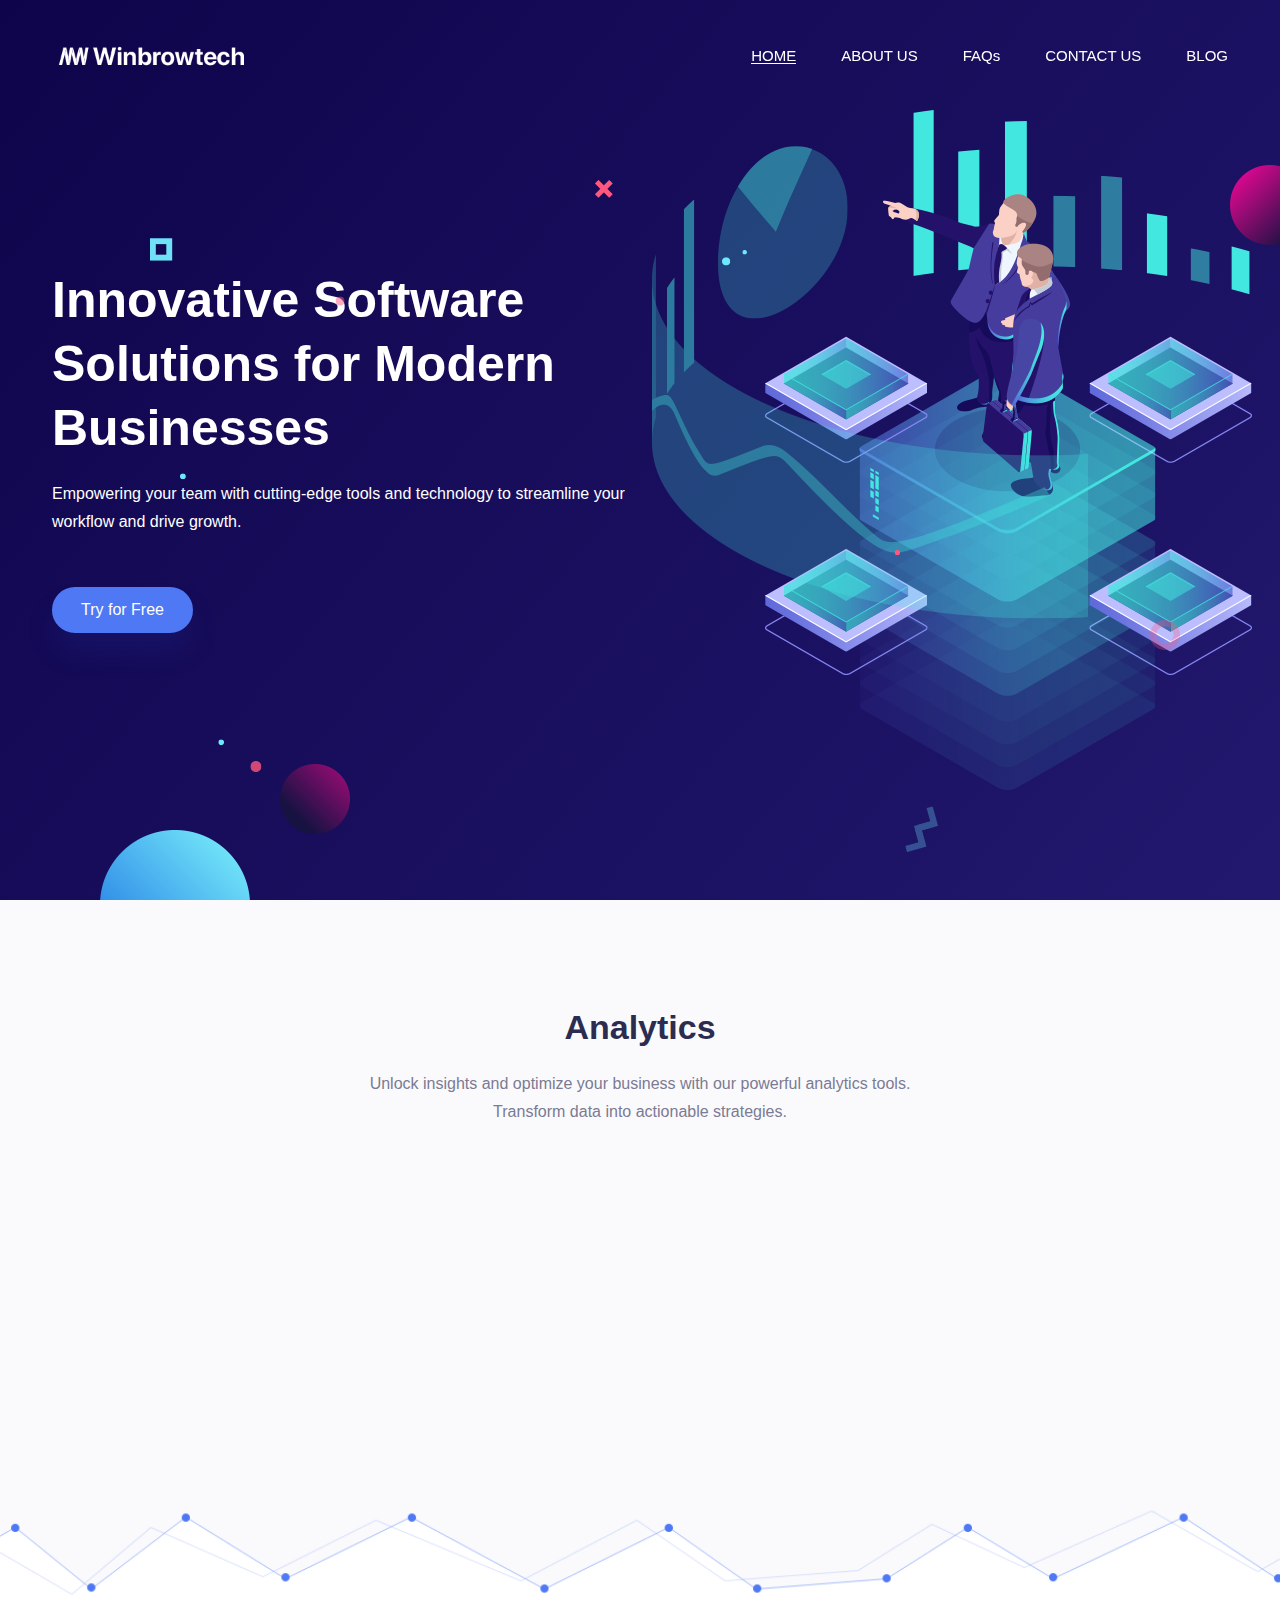
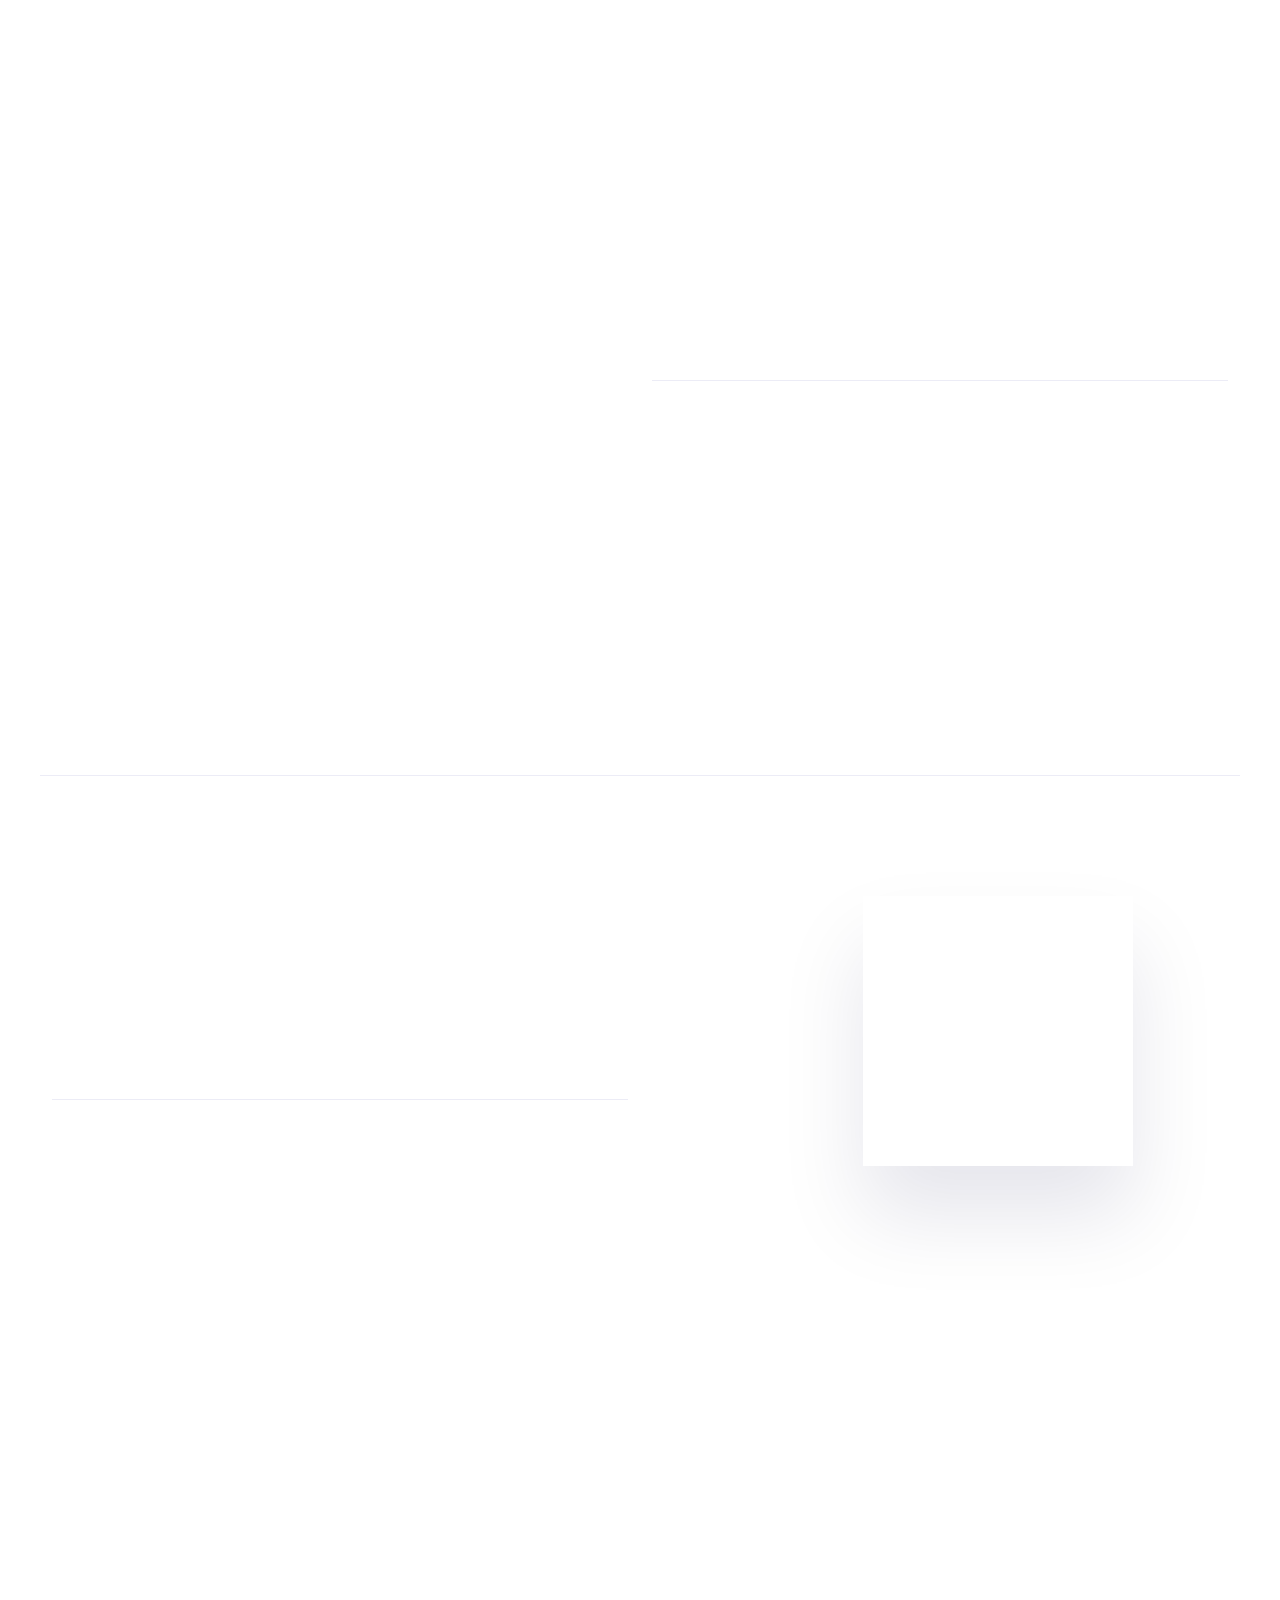
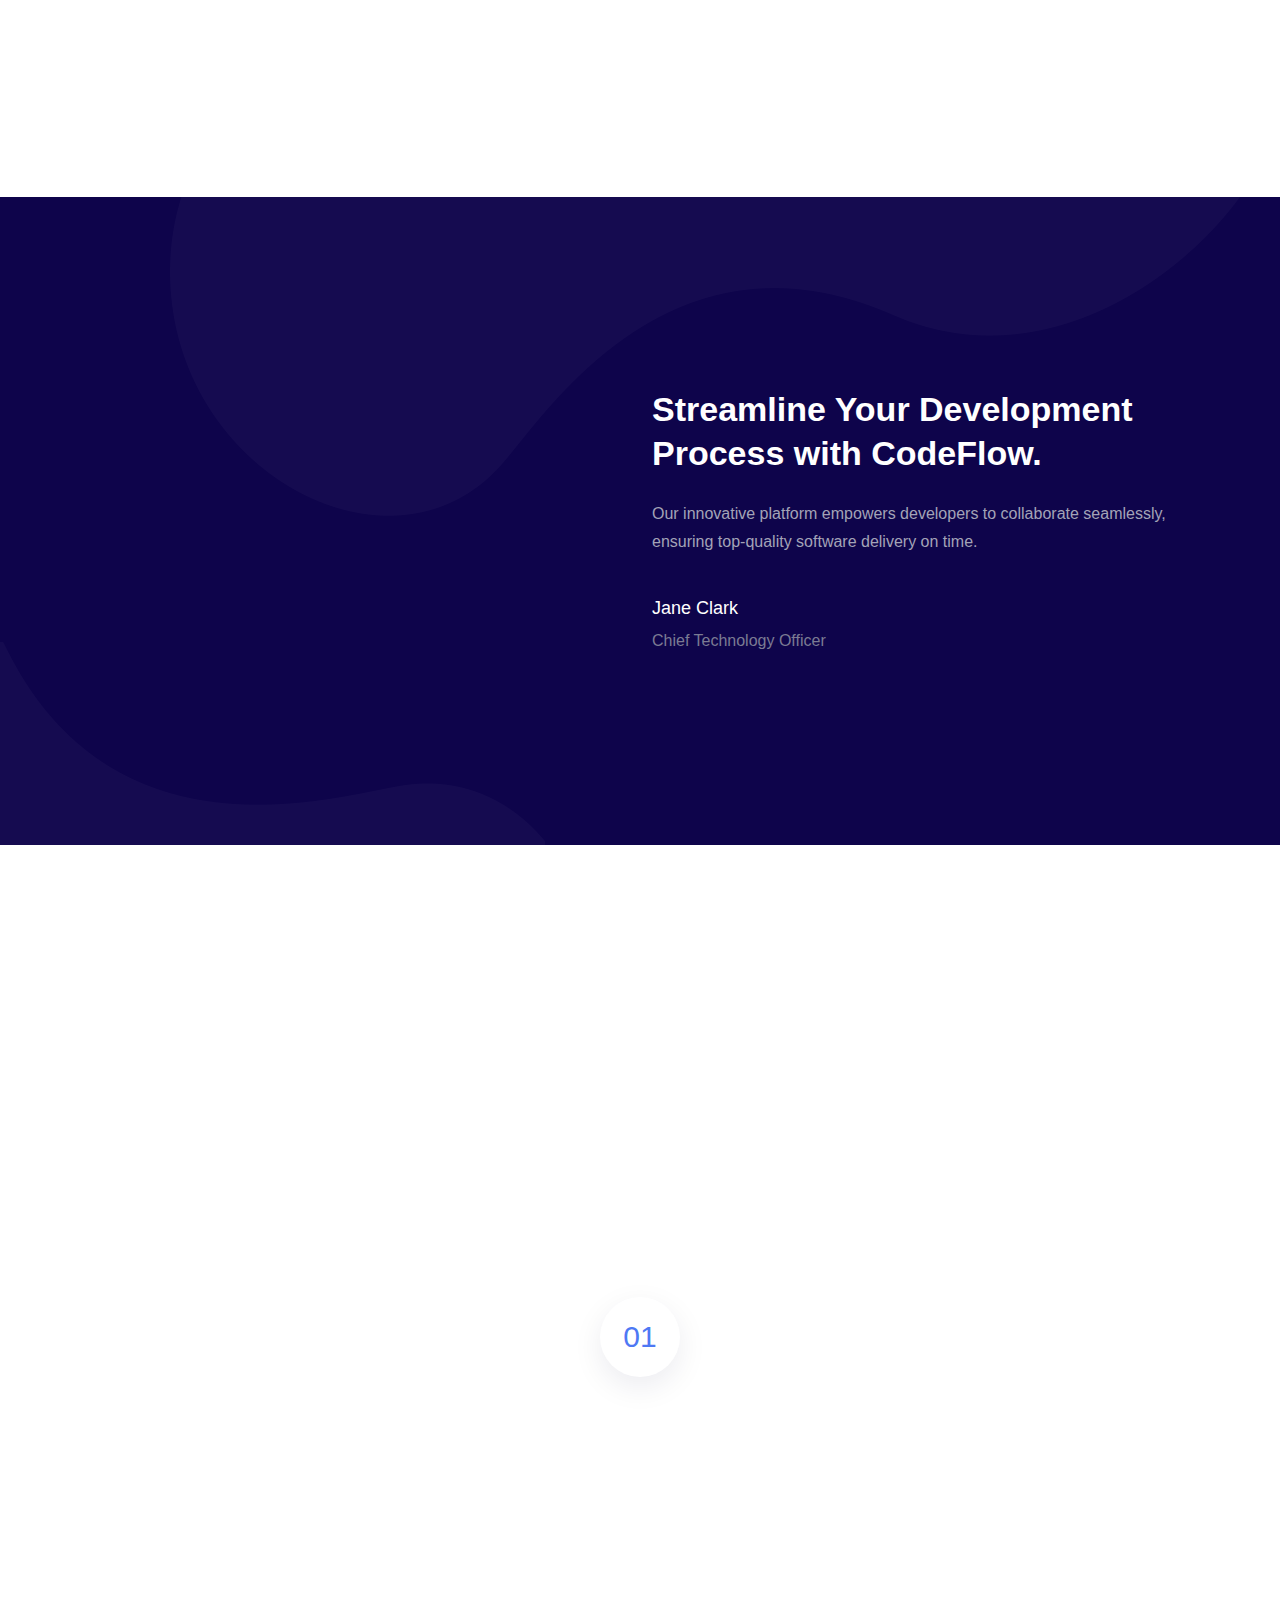
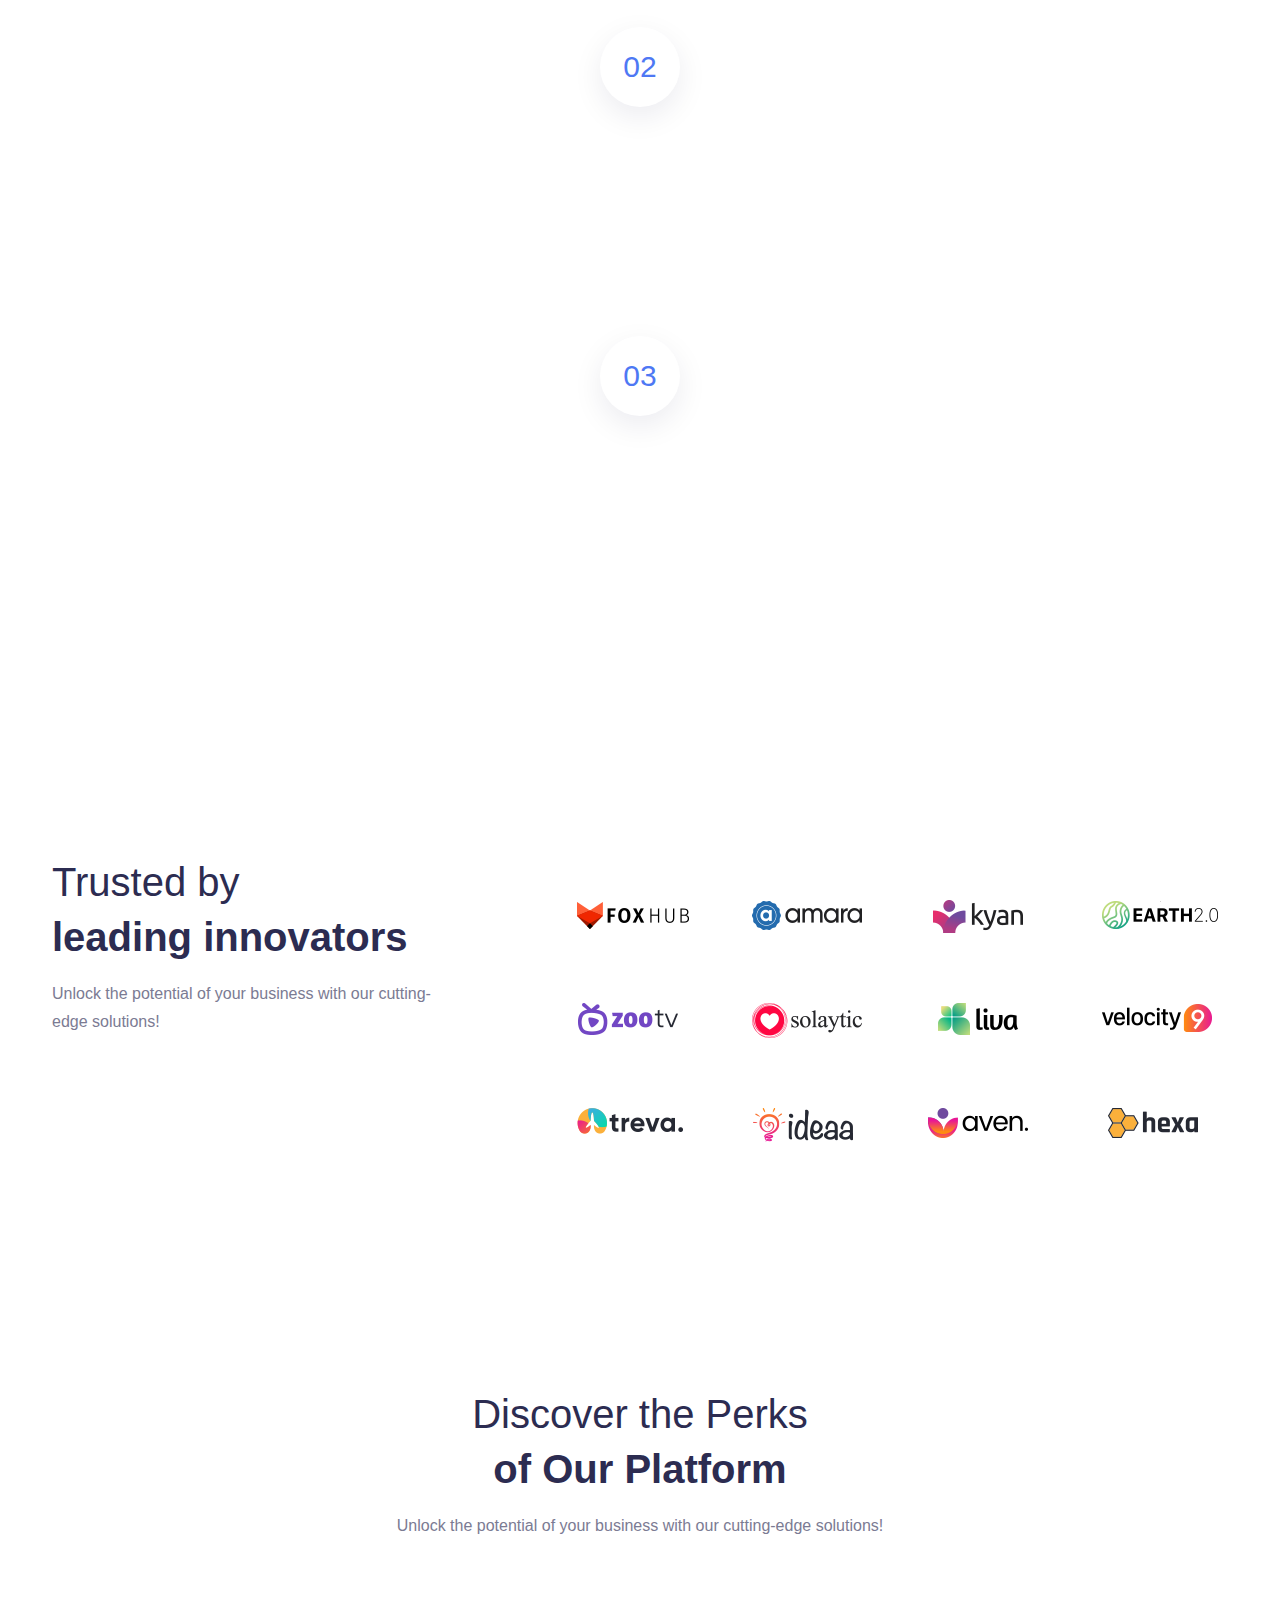
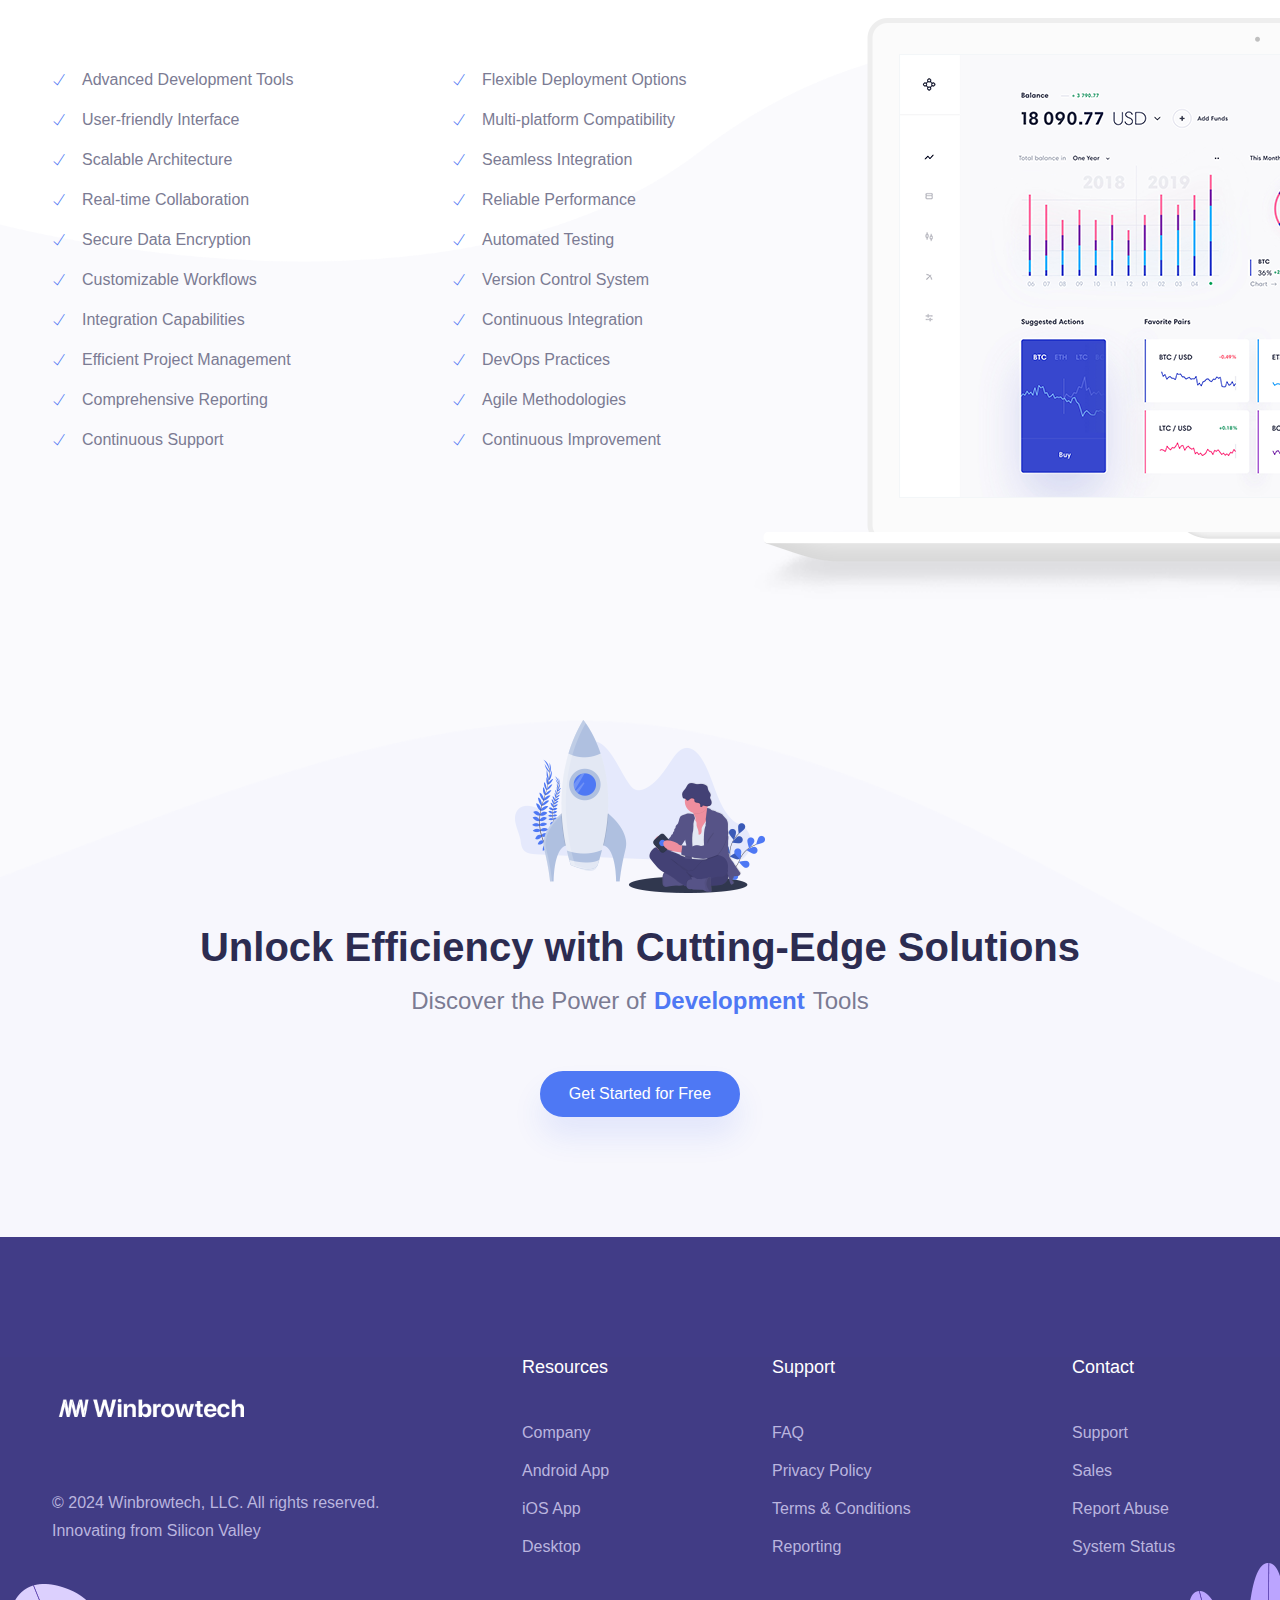
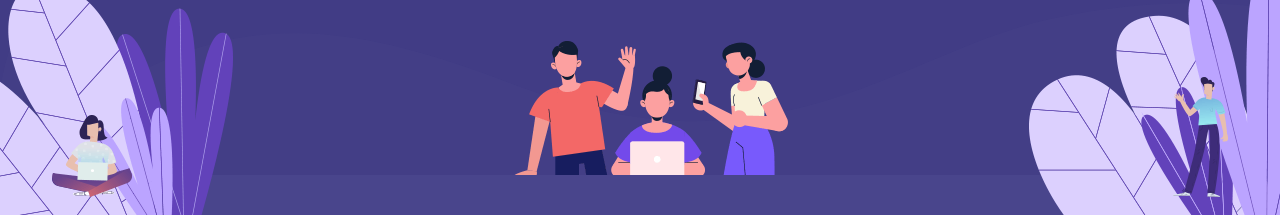
<file: index.html>
<!doctype html>
<html lang="en">


<!-- Mirrored from html.droitlab.com/saasland/home_analytics_software.html by HTTrack Website Copier/3.x [XR&CO'2014], Wed, 13 Mar 2024 10:11:53 GMT -->
<head>
    <!-- Required meta tags -->
    <meta charset="utf-8">
    <meta name="viewport" content="width=device-width, initial-scale=1, shrink-to-fit=no">
    <link rel="shortcut icon" href="img-site/favicon.png" type="image/x-icon">
    <title>Winbrowtech || Software Development</title>
    <!-- Bootstrap CSS -->
    <!-- Bootstrap CSS -->
    <link rel="stylesheet" href="css/bootstrap.min.css">
    <link rel="stylesheet" href="vendors/bootstrap-selector/css/bootstrap-select.min.css">
    <!--icon font css-->
    <link rel="stylesheet" href="vendors/themify-icon/themify-icons.css">
    <link rel="stylesheet" href="vendors/flaticon/flaticon.css">
    <link rel="stylesheet" href="vendors/animation/animate.css">
    <link rel="stylesheet" href="vendors/owl-carousel/assets/owl.carousel.min.css">
    <link rel="stylesheet" href="vendors/magnify-pop/magnific-popup.css">
    <link rel="stylesheet" href="vendors/nice-select/nice-select.css">
    <link rel="stylesheet" href="vendors/scroll/jquery.mCustomScrollbar.min.css">
    <link rel="stylesheet" href="vendors/elagent/style.css">
    <link rel="stylesheet" href="css/style.css">
    <link rel="stylesheet" href="css/responsive.css">
</head>

<body>
    <div id="preloader">
        <div id="ctn-preloader" class="ctn-preloader">
            <div class="animation-preloader">
                <div class="spinner"></div>
                <div class="txt-loading">
                    <span data-text-preloader="W" class="letters-loading">
                        W
                    </span>
                    <span data-text-preloader="I" class="letters-loading">
                        I
                    </span>
                    <span data-text-preloader="N" class="letters-loading">
                        N
                    </span>
                    <span data-text-preloader="B" class="letters-loading">
                        B
                    </span>
                    <span data-text-preloader="R" class="letters-loading">
                        R
                    </span>
                    <span data-text-preloader="O" class="letters-loading">
                        O
                    </span>
                    <span data-text-preloader="W" class="letters-loading">
                        W
                    </span>
                    <span data-text-preloader="T" class="letters-loading">
                        T
                    </span>
                    <span data-text-preloader="E" class="letters-loading">
                        E
                    </span>
                    <span data-text-preloader="C" class="letters-loading">
                        C
                    </span>
                    <span data-text-preloader="H" class="letters-loading">
                        H
                    </span>
                </div>
                <p class="text-center">Loading</p>
            </div>
            <div class="loader">
                <div class="row">
                    <div class="col-3 loader-section section-left">
                        <div class="bg"></div>
                    </div>
                    <div class="col-3 loader-section section-left">
                        <div class="bg"></div>
                    </div>
                    <div class="col-3 loader-section section-right">
                        <div class="bg"></div>
                    </div>
                    <div class="col-3 loader-section section-right">
                        <div class="bg"></div>
                    </div>
                </div>
            </div>
        </div>
    </div>
    <div class="body_wrapper">
        <!-- Header-->
        <header class="header_area">
            <nav class="navbar navbar-expand-lg menu_one menu_eight">
                <div class="container">
                    <a class="navbar-brand sticky_logo" href="#"><img src="img-site/logoW.png" width="200"
                            alt="logo"><img src="img-site/logoB.png" width="200" alt=""></a>
                    <button class="navbar-toggler collapsed" type="button" data-bs-toggle="collapse"
                        data-bs-target="#navbarSupportedContent" aria-controls="navbarSupportedContent"
                        aria-expanded="false" aria-label="Toggle navigation">
                        <span class="menu_toggle">
                            <span class="hamburger">
                                <span></span>
                                <span></span>
                                <span></span>
                            </span>
                            <span class="hamburger-cross">
                                <span></span>
                                <span></span>
                            </span>
                        </span>
                    </button>

                    <div class="collapse navbar-collapse" id="navbarSupportedContent">
                        <ul class="navbar-nav menu w_menu ms-auto">
                            <li class="nav-item  active">
                                <a class="nav-link" href="index.html">
                                    HOME 
                                </a>
                            </li>
                            <li class="nav-item">
                                <a class="nav-link" href="about.html">
                                    ABOUT US
                                </a>
                            </li>
                            <li class="nav-item ">
                                <a class="nav-link" href="faq.html">
                                    FAQs
                                </a>
                            </li>
                            <li class="nav-item ">
                                <a class="nav-link" href="contact.html">
                                    CONTACT US
                                </a>
                            </li>
                            <li class="nav-item ">
                                <a class="nav-link" href="blog.html">
                                    BLOG
                                </a>
                            </li>
                        </ul>
                    </div>
                </div>
            </nav>
        </header>
        <!-- Header-->
        <section class="home_analytics_banner_area">
            <div class="elements">
                <div class="elements_item"><img src="img/home-software/elements_one.png" alt=""></div>
                <div class="elements_item"><img src="img/home-software/elements_two.png" alt=""></div>
                <div class="elements_item"><img src="img/home-software/elements_three.png" alt=""></div>
                <div class="elements_item"><img src="img/home-software/elements_four.png" alt=""></div>
                <div class="elements_item"><img src="img/home-software/elements_five.png" alt=""></div>
                <div class="elements_item"><img src="img/home-software/elements_six.png" alt=""></div>
            </div>
            <div class="container">
                <div class="row align-items-center">
                    <div class="col-lg-6">
                        <div class="h_analytics_content">
                            <h2 class="wow fadeInLeft" data-wow-delay="0.4s">Innovative Software Solutions for Modern Businesses</h2>
                            <p class="wow fadeInLeft" data-wow-delay="0.6s">Empowering your team with cutting-edge tools and technology to streamline your workflow and drive growth.</p>
                            <a href="contact.html" class="er_btn er_btn_two wow fadeInLeft" data-wow-delay="0.8s">Try for Free</a>
                        </div>
                    </div>
                    <div class="col-lg-6">
                        <div class="h_analytices_img">
                            <img src="img/home-software/pie.png" alt="">
                        </div>
                    </div>
                </div>
            </div>
        </section>

        <section class="erp_analytics_area">
            <div class="container">
                <div class="hosting_title erp_title text-center">
                    <h2>Analytics</h2>
                    <p>Unlock insights and optimize your business with our powerful analytics tools.<br>Transform data into actionable strategies.</p>
                </div>
                <div class="row">
                    <div class="col-md-4">
                        <div class="erp_analytics_item text-center wow fadeInUp">
                            <img src="img/erp-home/settings1.png" alt="">
                            <p>Quick setup in five simple steps.</p>
                        </div>
                    </div>
                    <div class="col-md-4">
                        <div class="erp_analytics_item text-center wow fadeInUp" data-wow-delay="0.2s">
                            <img src="img/erp-home/cloud-computing.png" alt="">
                            <p>Comprehensive data integration.</p>
                        </div>
                    </div>
                    <div class="col-md-4">
                        <div class="erp_analytics_item text-center wow fadeInUp" data-wow-delay="0.4s">
                            <img src="img/erp-home/growth.png" alt="">
                            <p>Start now, no credit card required.</p>
                        </div>
                    </div>
                </div>
            </div>
        </section>
        

        <section class="h_analytices_features_area">
            <div class="container">
                <div class="row h_analytices_features_item">
                    <div class="col-lg-6">
                        <div class="h_analytices_img">
                            <img class="analytices_img_one wow fadeInUp" data-wow-delay="0.3s"
                                src="img/home-software/analytices3.png" alt="">
                            <img class="analytices_img_two wow fadeInRight" data-wow-delay="0.6s"
                                src="img/home-software/analytices2.png" alt="">
                            <img class="analytices_img_three wow fadeInLeft" data-wow-delay="0.8s"
                                src="img/home-software/analytices1.png" alt="">
                            <img class="wow fadeInUp" src="img/home-software/analytices4.png" alt="">
                        </div>
                    </div>
                    <div class="col-lg-6">
                        <div class="h_analytices_content">
                            <h2 class="wow fadeInUp" data-wow-delay="0.1s">Gain Deep Insights into User Behavior</h2>
                            <p class="wow fadeInUp" data-wow-delay="0.3s">Empower your business with detailed analytics to understand user interactions and optimize your offerings.</p>
                            <ul class="list-unstyled">
                                <li class="wow fadeInUp" data-wow-delay="0.5s"><span>Flexible, fast reporting:</span> Generate detailed reports quickly to make data-driven decisions.</li>
                                <li class="wow fadeInUp" data-wow-delay="0.7s"><span>Access our data anywhere:</span> Utilize our platform from any location, at any time.</li>
                                <li class="wow fadeInUp" data-wow-delay="0.9s"><span>Invite your entire team:</span> Collaborate seamlessly by inviting your team members to access the analytics.</li>
                            </ul>
                        </div>
                    </div>
                </div>
                <div class="row h_analytices_features_item flex-row-reverse">
                    <div class="col-lg-6">
                        <div class="h_analytices_img_two">
                            <img class="analytices_img_one wow fadeInUp" data-wow-delay="0.2s"
                                src="img/home-software/analytices6.jpg" alt="">
                            <img class="analytices_img_two wow fadeInRight" data-wow-delay="0.4s"
                                src="img/home-software/analytices7.jpg" alt="">
                            <div class="analytices_img_three"><img class="wow fadeInDown" data-wow-delay="0.9s"
                                    src="img/home-software/analytices8.jpg" alt=""></div>
                            <img class="wow fadeInUp" src="img/home-software/analytices5.jpg" alt="">
                        </div>
                    </div>
                    <div class="col-lg-6">
                        <div class="h_analytices_content">
                            <h2 class="wow fadeInUp" data-wow-delay="0.1s">Track Product Usage and KPIs Effectively</h2>
                            <p class="wow fadeInUp" data-wow-delay="0.3s">Leverage our tools to monitor product performance and key metrics for every customer.</p>
                            <ul class="list-unstyled">
                                <li class="wow fadeInUp" data-wow-delay="0.5s"><span>Flexible, fast reporting:</span> Generate detailed reports quickly to make data-driven decisions.</li>
                                <li class="wow fadeInUp" data-wow-delay="0.7s"><span>Access our data anywhere:</span> Utilize our platform from any location, at any time.</li>
                                <li class="wow fadeInUp" data-wow-delay="0.9s"><span>Invite your entire team:</span> Collaborate seamlessly by inviting your team members to access the analytics.</li>
                            </ul>
                        </div>
                    </div>
                </div>
                <div class="text-center wow fadeInUp" data-wow-delay="0.3s">
                    <a href="contact.html" class="er_btn">Explore More Features</a>
                </div>
            </div>
        </section>
        

        <section class="h_action_area_three">
            <img class="shap_img one" src="img/home-software/shap_one.png" alt="">
            <img class="shap_img two" src="img/home-software/shap_two.png" alt="">
            <div class="container">
                <div class="row align-items-center">
                    <div class="col-md-6">
                        <div class="h_action_img wow fadeInLeft">
                            <img class="img-fluid" src="img/home-software/case.png" alt="">
                        </div>
                    </div>
                    <div class="col-md-6">
                        <div class="h_action_content">
                            <h2>Streamline Your Development Process with CodeFlow.</h2>
                            <p>Our innovative platform empowers developers to collaborate seamlessly, ensuring top-quality software delivery on time.</p>
                            <div class="author">
                                <h6>Jane Clark</h6>
                                <p>Chief Technology Officer</p>
                            </div>
                        </div>
                    </div>
                </div>
            </div>
        </section>
        
        <section class="easy_setup_area sec_pad">
            <div class="container">
                <div class="hosting_title analytices_title text-center">
                    <h2 class="wow fadeInUp" data-wow-delay="0.2s"><span>Simple Integration</span> Get up and running in minutes
                    </h2>
                    <p class="wow fadeInUp" data-wow-delay="0.4s">Effortlessly deploy our solutions and start coding without any hassle!</p>
                </div>
                <div class="setup_inner">
                    <div class="setup_item row">
                        <div class="col-md-5 setup_img wow fadeInLeft" data-wow-delay="0.2s">
                            <img src="img/home-software/setup_img1.png" alt="">
                        </div>
                        <div class="col-md-2 s_number">
                            <div class="round">01</div>
                        </div>
                        <div class="col-md-5">
                            <div class="setup_content wow fadeInRight" data-wow-delay="0.4s">
                                <h5>Collaborate efficiently</h5>
                                <p>Streamline your development process by sharing research and insights with the entire team.</p>
                            </div>
                        </div>
                        <div class="line bottom_half wow height" data-wow-delay="0.5s"></div>
                    </div>
                    <div class="setup_item row flex-row-reverse">
                        <div class="col-md-5 setup_img wow fadeInLeft" data-wow-delay="0.2s">
                            <img src="img/home-software/setup_img2.png" alt="">
                        </div>
                        <div class="col-md-2 s_number">
                            <div class="round">02</div>
                        </div>
                        <div class="col-md-5">
                            <div class="setup_content wow fadeInRight" data-wow-delay="0.4s">
                                <h5>Track feedback effectively</h5>
                                <p>Keep tabs on feedback and track changes over time to ensure your software meets user expectations.</p>
                            </div>
                        </div>
                        <div class="line wow height" data-wow-delay="0.9s"></div>
                    </div>
                    <div class="setup_item row">
                        <div class="col-md-5 setup_img wow fadeInLeft" data-wow-delay="0.2s">
                            <img src="img/home-software/setup_img3.png" alt="">
                        </div>
                        <div class="col-md-2 s_number">
                            <div class="round">03</div>
                        </div>
                        <div class="col-md-5">
                            <div class="setup_content wow fadeInRight" data-wow-delay="0.4s">
                                <h5>Optimize Traffic Management</h5>
                                <p>Maximize efficiency in traffic management with advanced tools and insights.</p>
                            </div>
                        </div>
                        <div class="line wow height" data-wow-delay="1.5s"></div>
                    </div>
                </div>
            </div>
        </section>
        

        <section class="analytices_customers_logo_area">
            <div class="container">
                <div class="row">
                    <div class="col-lg-5">
                        <div class="analytices_logo_content">
                            <div class="hosting_title analytices_title">
                                <h2><span>Trusted by </span>leading innovators</h2>
                                <p>Unlock the potential of your business with our cutting-edge solutions!</p>
                            </div>
                        </div>
                    </div>
                    <div class="col-lg-7">
                        <div class="row">
                            <div class="col-md-3 col-sm-4 col-6">
                                <a href="#" class="analytices_logo"><img src="img/home-software/logo_01.png" alt=""></a>
                            </div>
                            <div class="col-md-3 col-sm-4 col-6">
                                <a href="#" class="analytices_logo"><img src="img/home-software/logo_02.png" alt=""></a>
                            </div>
                            <div class="col-md-3 col-sm-4 col-6">
                                <a href="#" class="analytices_logo"><img src="img/home-software/logo_03.png" alt=""></a>
                            </div>
                            <div class="col-md-3 col-sm-4 col-6">
                                <a href="#" class="analytices_logo"><img src="img/home-software/logo_04.png" alt=""></a>
                            </div>
                            <div class="col-md-3 col-sm-4 col-6">
                                <a href="#" class="analytices_logo"><img src="img/home-software/logo_05.png" alt=""></a>
                            </div>
                            <div class="col-md-3 col-sm-4 col-6">
                                <a href="#" class="analytices_logo"><img src="img/home-software/logo_06.png" alt=""></a>
                            </div>
                            <div class="col-md-3 col-sm-4 col-6">
                                <a href="#" class="analytices_logo"><img src="img/home-software/logo_07.png" alt=""></a>
                            </div>
                            <div class="col-md-3 col-sm-4 col-6">
                                <a href="#" class="analytices_logo"><img src="img/home-software/logo_08.png" alt=""></a>
                            </div>
                            <div class="col-md-3 col-sm-4 col-6">
                                <a href="#" class="analytices_logo"><img src="img/home-software/logo_09.png" alt=""></a>
                            </div>
                            <div class="col-md-3 col-sm-4 col-6">
                                <a href="#" class="analytices_logo"><img src="img/home-software/logo_10.png" alt=""></a>
                            </div>
                            <div class="col-md-3 col-sm-4 col-6">
                                <a href="#" class="analytices_logo"><img src="img/home-software/logo_11.png" alt=""></a>
                            </div>
                            <div class="col-md-3 col-sm-4 col-6">
                                <a href="#" class="analytices_logo"><img src="img/home-software/logo_12.png" alt=""></a>
                            </div>
                        </div>
                    </div>
                </div>
            </div>
        </section>
        

        <section class="analytices_list_area">
            <img class="macbook_a" src="img/home-software/mackbook.png" alt="">
            <div class="container">
                <div class="hosting_title analytices_title text-center">
                    <h2><span>Discover the Perks </span>of Our Platform</h2>
                    <p>Unlock the potential of your business with our cutting-edge solutions!</p>
                </div>
                <div class="row">
                    <div class="col-lg-4 col-md-6">
                        <ul class="analytices_list">
                            <li>Advanced Development Tools</li>
                            <li>User-friendly Interface</li>
                            <li>Scalable Architecture</li>
                            <li>Real-time Collaboration</li>
                            <li>Secure Data Encryption</li>
                            <li>Customizable Workflows</li>
                            <li>Integration Capabilities</li>
                            <li>Efficient Project Management</li>
                            <li>Comprehensive Reporting</li>
                            <li>Continuous Support</li>
                        </ul>
                    </div>
                    <div class="col-lg-4 col-md-6">
                        <ul class="analytices_list">
                            <li>Flexible Deployment Options</li>
                            <li>Multi-platform Compatibility</li>
                            <li>Seamless Integration</li>
                            <li>Reliable Performance</li>
                            <li>Automated Testing</li>
                            <li>Version Control System</li>
                            <li>Continuous Integration</li>
                            <li>DevOps Practices</li>
                            <li>Agile Methodologies</li>
                            <li>Continuous Improvement</li>
                        </ul>
                    </div>
                </div>
            </div>
        </section>
        


        <section class="erp_call_action_area analytices_action_area_two">
            <div class="container">
                <div class="erp_action_content text-center">
                    <img src="img/erp-home/rocket.png" alt="">
                    <h3>Unlock Efficiency with Cutting-Edge Solutions</h3>
                    <p>Discover the Power of<span>Development</span>Tools</p>
                    <a href="contact.html" class="er_btn er_btn_two">Get Started for Free</a>
                </div>
            </div>
        </section>
        

        <footer class="footer_area h_footer_dark pos_footer_area">
            <img class="leaf_left" src="img/pos/leaf-left.png" alt="">
            <img class="leaf_right" src="img/pos/leaf-right.png" alt="">
            <div class="container">
                <div class="row">
                    <div class="col-lg-4 col-md-6">
                        <div class="f_widget dark_widget company_widget">
                            <a href="index.html" class="f-logo"><img src="img-site/logoW.png" alt="" width="200"></a>
                            <p>© 2024 Winbrowtech, LLC. All rights reserved. Innovating from Silicon Valley</p>
                        </div>
                    </div>
                    <div class="col-lg-3 col-md-6">
                        <div class="f_widget dark_widget about-widget pl_70">
                            <h3 class="f-title f_500 t_color f_size_18 mb_40">Resources</h3>
                            <ul class="list-unstyled f_list">
                                <li><a href="#">Company</a></li>
                                <li><a href="#">Android App</a></li>
                                <li><a href="#">iOS App</a></li>
                                <li><a href="#">Desktop</a></li>
                            </ul>
                        </div>
                    </div>
                    <div class="col-lg-3 col-md-6">
                        <div class="f_widget dark_widget about-widget pl_20">
                            <h3 class="f-title f_500 t_color f_size_18 mb_40">Support</h3>
                            <ul class="list-unstyled f_list">
                                <li><a href="#">FAQ</a></li>
                                <li><a href="#">Privacy Policy</a></li>
                                <li><a href="#">Terms & Conditions</a></li>
                                <li><a href="#">Reporting</a></li>
                            </ul>
                        </div>
                    </div>
                    <div class="col-lg-2 col-md-6">
                        <div class="f_widget dark_widget about-widget pl_20">
                            <h3 class="f-title f_500 t_color f_size_18 mb_40">Contact</h3>
                            <ul class="list-unstyled f_list">
                                <li><a href="#">Support</a></li>
                                <li><a href="#">Sales</a></li>
                                <li><a href="#">Report Abuse</a></li>
                                <li><a href="#">System Status</a></li>
                            </ul>
                        </div>
                    </div>
                </div>
                <div class="pos_footer_bottom justify-content-between d-flex align-items-end">
                    <img class="pos_women" src="img/pos/women.png" alt="">
                    <img src="img/pos/people.png" alt="">
                    <img class="pos_women" src="img/pos/man.png" alt="">
                </div>
            </div>
            <svg class="wave_shap" xmlns="http://www.w3.org/2000/svg">
                <path fill-rule="evenodd" opacity="0.302" fill="rgb(73, 69, 140)"
                    d="M22.990,11.999 C22.990,11.999 -62.334,196.188 102.000,90.998 C236.033,5.204 349.217,18.152 512.000,80.998 C773.380,181.909 898.075,49.752 1051.000,15.998 C1316.369,-42.574 1488.518,78.268 1581.000,112.999 C1783.485,189.036 1942.990,61.999 1942.990,61.999 L1942.990,211.999 L22.990,211.999 L22.990,11.999 Z" />
            </svg>
        </footer>

    </div>
    <!-- Optional JavaScript -->
    <!-- jQuery first, then Popper.js, then Bootstrap JS -->
    <script src="js/jquery-3.6.0.min.js"></script>
    <script src="js/popper.min.js"></script>
    <script src="js/bootstrap.min.js"></script>
    <script src="vendors/wow/wow.min.js"></script>
    <script src="vendors/sckroller/jquery.parallax-scroll.js"></script>
    <script src="vendors/owl-carousel/owl.carousel.min.js"></script>
    <script src="vendors/imagesloaded/imagesloaded.pkgd.min.js"></script>
    <script src="vendors/isotope/isotope-min.js"></script>
    <script src="vendors/magnify-pop/jquery.magnific-popup.min.js"></script>
    <script src="vendors/bootstrap-selector/js/bootstrap-select.min.js"></script>
    <script src="vendors/nice-select/jquery.nice-select.min.js"></script>
    <script src="vendors/scroll/jquery.mCustomScrollbar.concat.min.js"></script>
    <script src="js/plugins.js"></script>
    <script src="js/main.js"></script>
</body>


<!-- Mirrored from html.droitlab.com/saasland/home_analytics_software.html by HTTrack Website Copier/3.x [XR&CO'2014], Wed, 13 Mar 2024 10:12:05 GMT -->
</html>
</file>
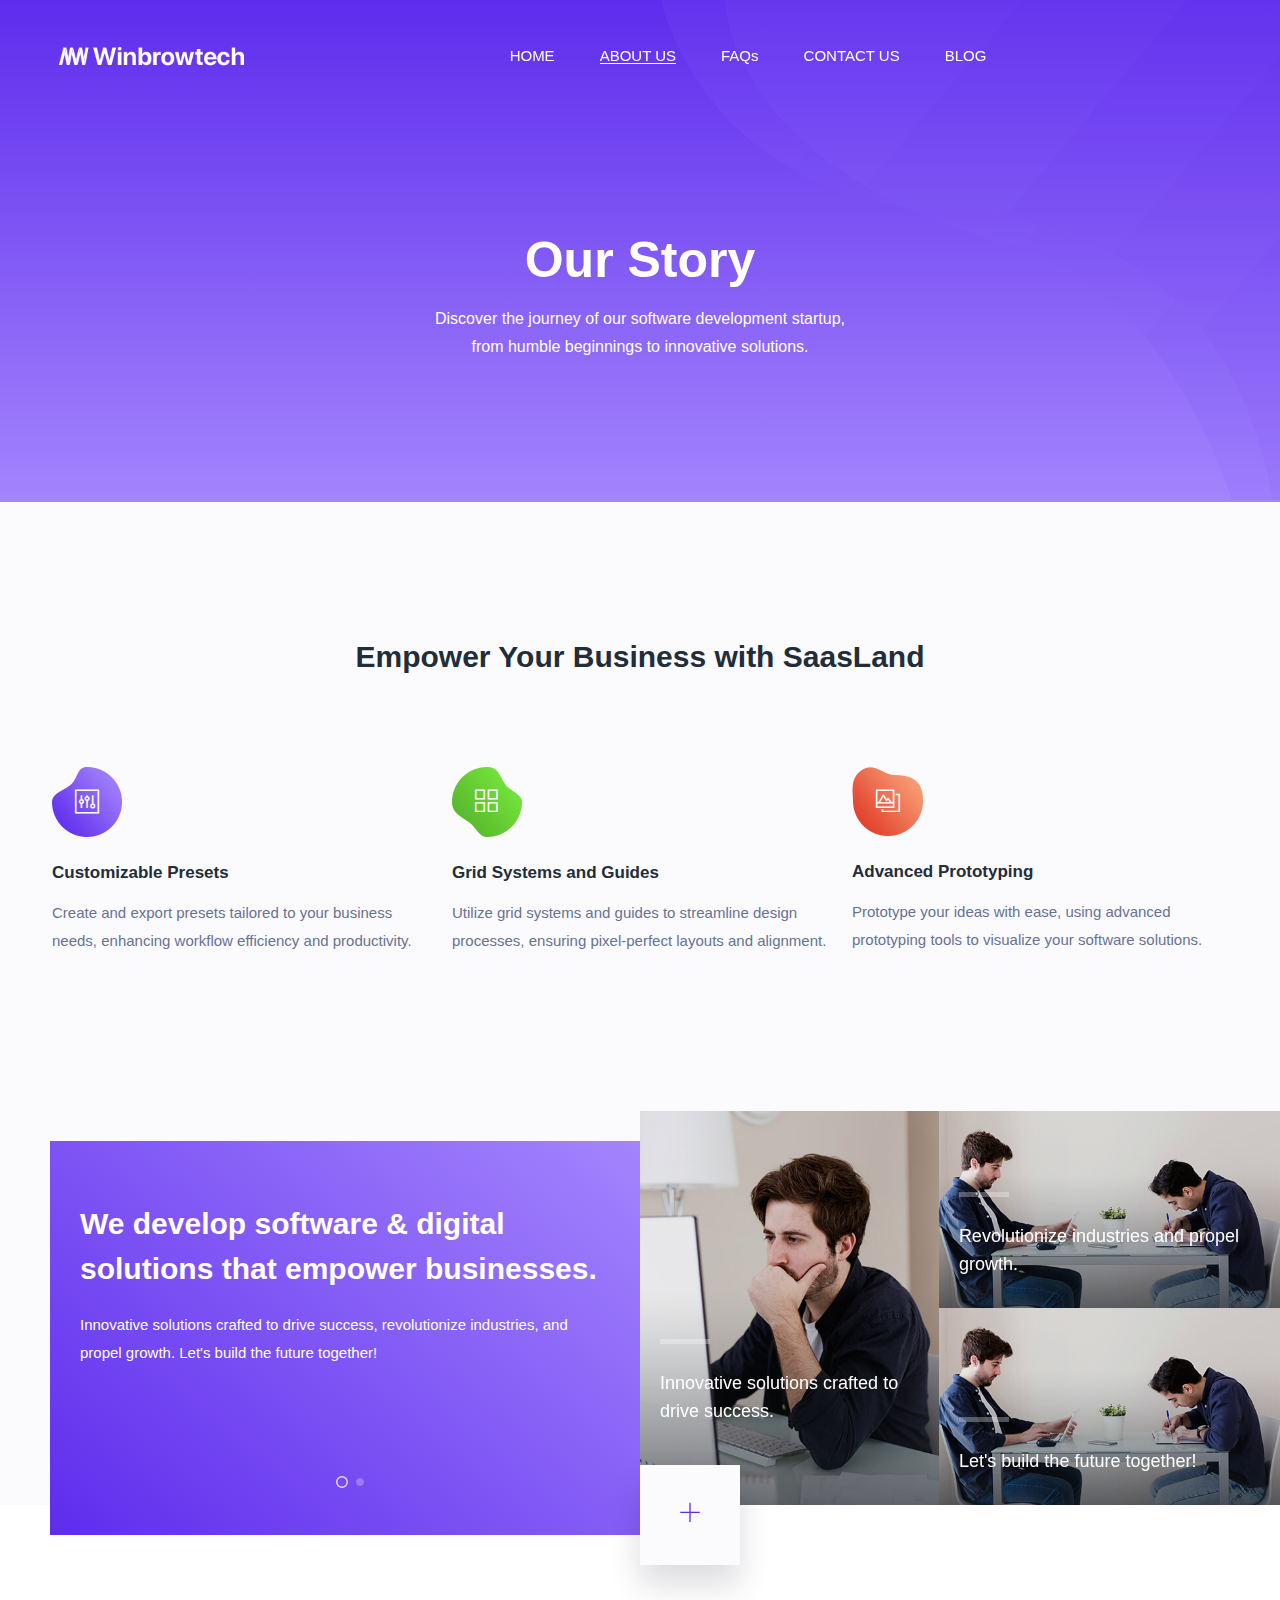
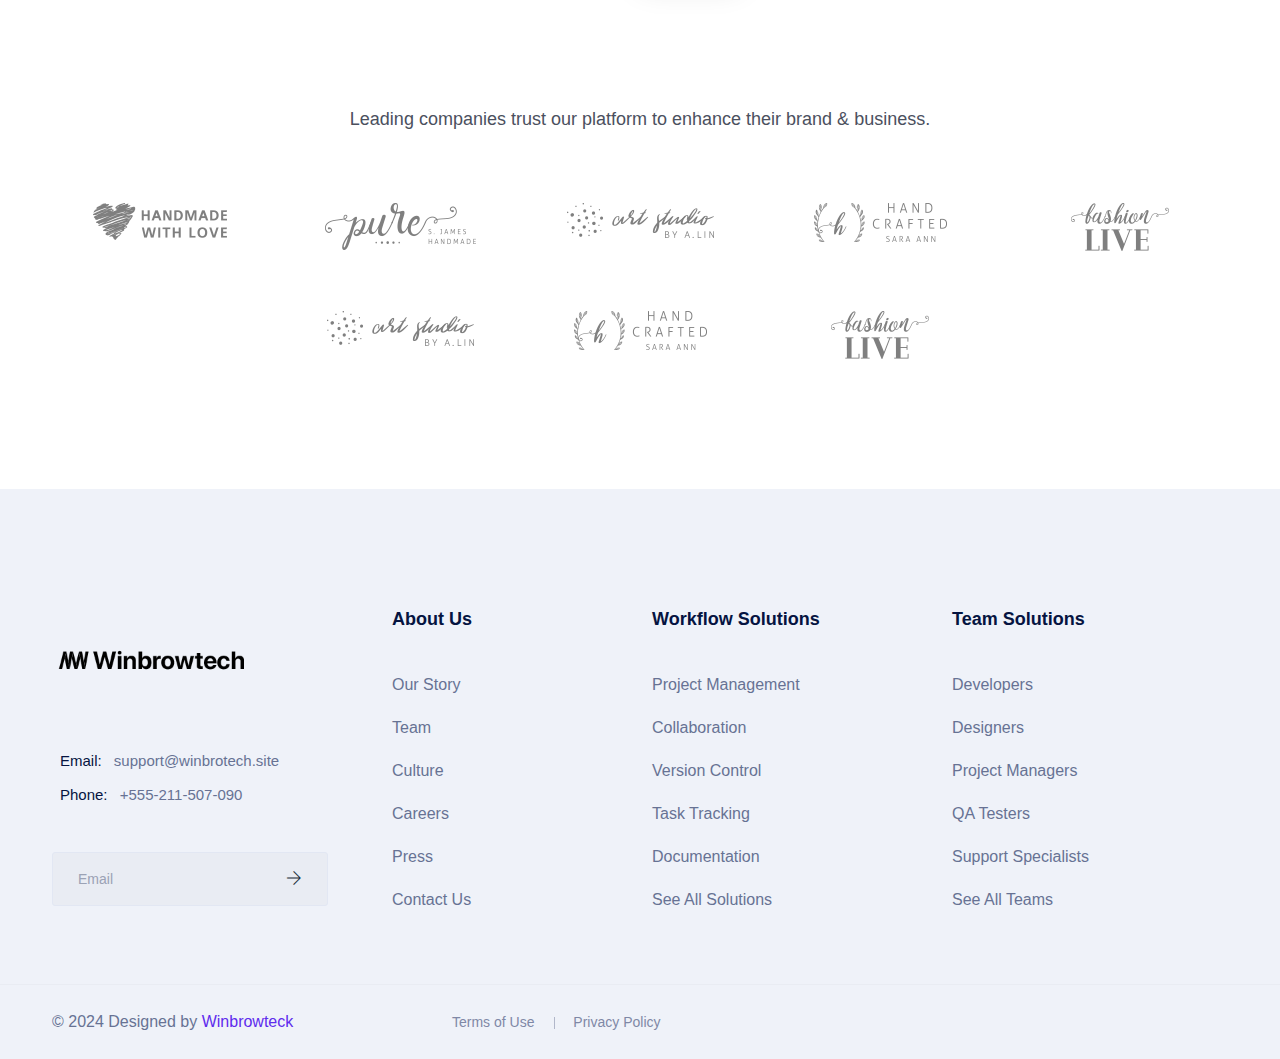
<file: about.html>
<!doctype html>
<html lang="en">


<!-- Mirrored from html.droitlab.com/saasland/about.html by HTTrack Website Copier/3.x [XR&CO'2014], Wed, 13 Mar 2024 10:14:49 GMT -->
<head>
    <!-- Required meta tags -->
    <meta charset="utf-8">
    <meta name="viewport" content="width=device-width, initial-scale=1, shrink-to-fit=no">
    <link rel="shortcut icon" href="img-site/favicon.png" type="image/x-icon">
    <title>Winbrowtech || Software Development</title>
    <!-- Bootstrap CSS -->
    <!-- Bootstrap CSS -->
    <link rel="stylesheet" href="css/bootstrap.min.css">
    <link rel="stylesheet" href="vendors/bootstrap-selector/css/bootstrap-select.min.css">
    <!--icon font css-->
    <link rel="stylesheet" href="vendors/themify-icon/themify-icons.css">
    <link rel="stylesheet" href="vendors/flaticon/flaticon.css">
    <link rel="stylesheet" href="vendors/animation/animate.css">
    <link rel="stylesheet" href="vendors/owl-carousel/assets/owl.carousel.min.css">
    <link rel="stylesheet" href="vendors/magnify-pop/magnific-popup.css">
    <link rel="stylesheet" href="vendors/nice-select/nice-select.css">
    <link rel="stylesheet" href="vendors/scroll/jquery.mCustomScrollbar.min.css">
    <link rel="stylesheet" href="vendors/elagent/style.css">
    <link rel="stylesheet" href="css/style.css">
    <link rel="stylesheet" href="css/responsive.css">
</head>

<body>
    <div id="preloader">
        <div id="ctn-preloader" class="ctn-preloader">
            <div class="animation-preloader">
                <div class="spinner"></div>
                <div class="txt-loading">
                    <span data-text-preloader="W" class="letters-loading">
                        W
                    </span>
                    <span data-text-preloader="I" class="letters-loading">
                        I
                    </span>
                    <span data-text-preloader="N" class="letters-loading">
                        N
                    </span>
                    <span data-text-preloader="B" class="letters-loading">
                        B
                    </span>
                    <span data-text-preloader="R" class="letters-loading">
                        R
                    </span>
                    <span data-text-preloader="O" class="letters-loading">
                        O
                    </span>
                    <span data-text-preloader="W" class="letters-loading">
                        W
                    </span>
                    <span data-text-preloader="T" class="letters-loading">
                        T
                    </span>
                    <span data-text-preloader="E" class="letters-loading">
                        E
                    </span>
                    <span data-text-preloader="C" class="letters-loading">
                        C
                    </span>
                    <span data-text-preloader="H" class="letters-loading">
                        H
                    </span>
                </div>
                <p class="text-center">Loading</p>
            </div>
            <div class="loader">
                <div class="row">
                    <div class="col-3 loader-section section-left">
                        <div class="bg"></div>
                    </div>
                    <div class="col-3 loader-section section-left">
                        <div class="bg"></div>
                    </div>
                    <div class="col-3 loader-section section-right">
                        <div class="bg"></div>
                    </div>
                    <div class="col-3 loader-section section-right">
                        <div class="bg"></div>
                    </div>
                </div>
            </div>
        </div>
    </div>
    
    <div class="body_wrapper">
        <header class="header_area">
            <nav class="navbar navbar-expand-lg menu_one menu_four">
                <div class="container">
                    <a class="navbar-brand sticky_logo" href="index.html"><img src="img-site/logoW.png" width="200"
                            alt="logo"><img src="img-site/logoB.png" width="200" alt=""></a>
                    <button class="navbar-toggler collapsed" type="button" data-bs-toggle="collapse"
                        data-bs-target="#navbarSupportedContent" aria-controls="navbarSupportedContent"
                        aria-expanded="false" aria-label="Toggle navigation">
                        <span class="menu_toggle">
                            <span class="hamburger">
                                <span></span>
                                <span></span>
                                <span></span>
                            </span>
                            <span class="hamburger-cross">
                                <span></span>
                                <span></span>
                            </span>
                        </span>
                    </button>

                    <div class="collapse navbar-collapse justify-content-between" id="navbarSupportedContent">
                        <ul class="navbar-nav menu w_menu ms-auto me-auto">
                            <li class="nav-item">
                                <a class="nav-link" href="index.html">
                                    HOME
                                </a>
                            </li>
                            <li class= "nav-item active">
                                <a class= "nav-link" href="about.html">
                                    ABOUT US
                                </a>
                            </li>
                            <li class="nav-item ">
                                <a class="nav-link" href="faq.html">
                                    FAQs
                                </a>
                            </li>
                            <li class="nav-item">
                                <a class="nav-link" href="contact.html">
                                    CONTACT US
                                </a>
                            </li>
                            <li class="nav-item">
                                <a class="nav-link" href="blog.html">
                                    BLOG
                                </a>
                            </li>
                        </ul>
                    </div>
                </div>
            </nav>
        </header>

        <section class="breadcrumb_area">
            <img class="breadcrumb_shap" src="img/breadcrumb/banner_bg.png" alt="">
            <div class="container">
                <div class="breadcrumb_content text-center">
                    <h1 class="f_p f_700 f_size_50 w_color l_height50 mb_20">Our Story</h1>
                    <p class="f_400 w_color f_size_16 l_height26">Discover the journey of our software development startup,<br> from humble beginnings to innovative solutions.</p>
                </div>
            </div>
        </section>
        
        <section class="agency_service_area bg_color">
            <div class="container">
                <h2 class="f_size_30 f_600 t_color3 l_height40 text-center mb_90">Empower Your Business with SaasLand</h2>
                <div class="row mb_30">
                    <div class="col-lg-4 col-sm-6">
                        <div class="p_service_item agency_service_item pr_70">
                            <div class="icon">
                                <img src="img/home4/icon_shape1.png" alt="">
                                <i class="ti-panel"></i>
                            </div>
                            <h5 class="f_600 f_p t_color3">Customizable Presets</h5>
                            <p>Create and export presets tailored to your business needs, enhancing workflow efficiency and productivity.</p>
                        </div>
                    </div>
                    <div class="col-lg-4 col-sm-6">
                        <div class="p_service_item agency_service_item pl_20 pr_70">
                            <div class="icon">
                                <img src="img/home4/icon_shape2.png" alt="">
                                <i class="ti-layout-grid2"></i>
                            </div>
                            <h5 class="f_600 f_p t_color3">Grid Systems and Guides</h5>
                            <p>Utilize grid systems and guides to streamline design processes, ensuring pixel-perfect layouts and alignment.</p>
                        </div>
                    </div>
                    <div class="col-lg-4 col-sm-6">
                        <div class="p_service_item agency_service_item pl_20 pr_70">
                            <div class="icon">
                                <img src="img/home4/icon_shape3.png" alt="">
                                <i class="ti-gallery"></i>
                            </div>
                            <h5 class="f_600 f_p t_color3">Advanced Prototyping</h5>
                            <p>Prototype your ideas with ease, using advanced prototyping tools to visualize your software solutions.</p>
                        </div>
                    </div>
                </div>
            </div>
        </section>
        

       
        <section class="agency_about_area d-flex bg_color">
            <div class="col-lg-6 about_content_left ">
                <div class="about_content mb_30">
                    <h2 class="f_size_30 f_700 l_height45 mb_20">We develop software & digital solutions that empower businesses.</h2>
                    <p class="f_size_15 f_400">Innovative solutions crafted to drive success, revolutionize industries, and propel growth. Let's build the future together!</p>
                </div>
            </div>
            <div class="col-lg-6 about_img">
                <a href="#" class="pluse_icon"><i class="ti-plus"></i></a>
                <div class="about_img_slider owl-carousel">
                    <div class="item">
                        <div class="about_item w45">
                            <img src="img/home4/team1.jpg" alt="">
                            <div class="about_text">
                                <span class="br"></span>
                                <h5 class="f_size_18 l_height28 mb-0">Innovative solutions crafted to drive success.</h5>
                            </div>
                        </div>
                        <div class="about_item w55">
                            <img src="img/home4/team2.jpg" alt="">
                            <div class="about_text text_two">
                                <span class="br"></span>
                                <h5 class="f_size_18 l_height28 mb-0">Revolutionize industries and propel growth.</h5>
                            </div>
                        </div>
                        <div class="about_item w55">
                            <img src="img/home4/team2.jpg" alt="">
                            <div class="about_text text_two">
                                <span class="br"></span>
                                <h5 class="f_size_18 l_height28 mb-0">Let's build the future together!</h5>
                            </div>
                        </div>
                    </div>
                    <div class="item">
                        <div class="about_item w45">
                            <img src="img/home4/team1.jpg" alt="">
                            <div class="about_text">
                                <span class="br"></span>
                                <h5 class="f_size_18 l_height28 mb-0">Innovative solutions crafted to drive success.</h5>
                            </div>
                        </div>
                        <div class="about_item w55">
                            <img src="img/home4/team2.jpg" alt="">
                            <div class="about_text text_two">
                                <span class="br"></span>
                                <h5 class="f_size_18 l_height28 mb-0">Revolutionize industries and propel growth.</h5>
                            </div>
                        </div>
                        <div class="about_item w55">
                            <img src="img/home4/team2.jpg" alt="">
                            <div class="about_text text_two">
                                <span class="br"></span>
                                <h5 class="f_size_18 l_height28 mb-0">Let's build the future together!</h5>
                            </div>
                        </div>
                    </div>
                </div>
            </div>
        </section>
        

        <section class="partner_logo_area_five">
            <div class="container">
                <h4 class="f_size_18 f_400 f_p text-center l_height28 mb_70">Leading companies trust our platform to enhance their brand
                    & business.</h4>
                <div class="row partner_info">
                    <div class="logo_item">
                        <a href="#"><img src="img/home3/logo_01.png" alt=""></a>
                    </div>
                    <div class="logo_item">
                        <a href="#"><img src="img/home3/logo_02.png" alt=""></a>
                    </div>
                    <div class="logo_item">
                        <a href="#"><img src="img/home3/logo_03.png" alt=""></a>
                    </div>
                    <div class="logo_item">
                        <a href="#"><img src="img/home3/logo_04.png" alt=""></a>
                    </div>
                    <div class="logo_item">
                        <a href="#"><img src="img/home3/logo_05.png" alt=""></a>
                    </div>
                    <div class="logo_item">
                        <a href="#"><img src="img/home3/logo_03.png" alt=""></a>
                    </div>
                    <div class="logo_item">
                        <a href="#"><img src="img/home3/logo_04.png" alt=""></a>
                    </div>
                    <div class="logo_item">
                        <a href="#"><img src="img/home3/logo_05.png" alt=""></a>
                    </div>
                </div>
            </div>
        </section>
        

        <footer class="footer_area footer_area_four f_bg">
            <div class="footer_top">
                <div class="container">
                    <div class="row">
                        <div class="col-lg-3 col-md-6">
                            <div class="f_widget company_widget">
                                <a href="index.html" class="f-logo"><img src="img-site/logoB.png" width="200"
                                        alt=""></a>
                                <div class="widget-wrap">
                                    <p class="f_400 f_p f_size_15 mb-0 l_height34"><span>Email:</span> <a
                                            href="mailto:support@winbrotech.site" class="f_400">support@winbrotech.site</a></p>
                                    <p class="f_400 f_p f_size_15 mb-0 l_height34"><span>Phone:</span> <a
                                            href="tel:+1234567890" class="f_400">+555-211-507-090</a></p>
                                </div>
                                <form action="#" class="f_subscribe mailchimp" method="post">
                                    <input type="text" name="EMAIL" class="form-control memail" placeholder="Email">
                                    <button class="btn btn-submit" type="submit"><i class="ti-arrow-right"></i></button>
                                    <p class="mchimp-errmessage" style="display: none;"></p>
                                    <p class="mchimp-sucmessage" style="display: none;"></p>
                                </form>
                            </div>
                        </div>
                        <div class="col-lg-3 col-md-6">
                            <div class="f_widget about-widget pl_40">
                                <h3 class="f-title f_600 t_color f_size_18 mb_40">About Us</h3>
                                <ul class="list-unstyled f_list">
                                    <li><a href="#">Our Story</a></li>
                                    <li><a href="#">Team</a></li>
                                    <li><a href="#">Culture</a></li>
                                    <li><a href="#">Careers</a></li>
                                    <li><a href="#">Press</a></li>
                                    <li><a href="#">Contact Us</a></li>
                                </ul>
                            </div>
                        </div>
                        <div class="col-lg-3 col-md-6">
                            <div class="f_widget about-widget">
                                <h3 class="f-title f_600 t_color f_size_18 mb_40">Workflow Solutions</h3>
                                <ul class="list-unstyled f_list">
                                    <li><a href="#">Project Management</a></li>
                                    <li><a href="#">Collaboration</a></li>
                                    <li><a href="#">Version Control</a></li>
                                    <li><a href="#">Task Tracking</a></li>
                                    <li><a href="#">Documentation</a></li>
                                    <li><a href="#">See All Solutions</a></li>
                                </ul>
                            </div>
                        </div>
                        <div class="col-lg-3 col-md-6">
                            <div class="f_widget about-widget">
                                <h3 class="f-title f_600 t_color f_size_18 mb_40">Team Solutions</h3>
                                <ul class="list-unstyled f_list">
                                    <li><a href="#">Developers</a></li>
                                    <li><a href="#">Designers</a></li>
                                    <li><a href="#">Project Managers</a></li>
                                    <li><a href="#">QA Testers</a></li>
                                    <li><a href="#">Support Specialists</a></li>
                                    <li><a href="#">See All Teams</a></li>
                                </ul>
                            </div>
                        </div>
                    </div>
                </div>
            </div>
            <div class="footer_bottom">
                <div class="container">
                    <div class="row align-items-center">
                        <div class="col-lg-4 col-md-5 col-sm-6">
                            <p class="mb-0 f_400">© 2024 Designed by <a href="#">Winbrowteck</a></p>
                        </div>
                        <div class="col-lg-4 col-md-4 col-sm-12">
                            <ul class="list-unstyled f_menu text-right">
                                <li><a href="#">Terms of Use</a></li>
                                <li><a href="#">Privacy Policy</a></li>
                            </ul>
                        </div>
                    </div>
                </div>
            </div>
        </footer>
        
    </div>
    <!-- Optional JavaScript -->
    <!-- jQuery first, then Popper.js, then Bootstrap JS -->
    <script src="js/jquery-3.6.0.min.js"></script>
    <script src="js/popper.min.js"></script>
    <script src="js/bootstrap.min.js"></script>
    <script src="vendors/wow/wow.min.js"></script>
    <script src="vendors/sckroller/jquery.parallax-scroll.js"></script>
    <script src="vendors/owl-carousel/owl.carousel.min.js"></script>
    <script src="vendors/imagesloaded/imagesloaded.pkgd.min.js"></script>
    <script src="vendors/isotope/isotope-min.js"></script>
    <script src="vendors/magnify-pop/jquery.magnific-popup.min.js"></script>
    <script src="vendors/scroll/jquery.mCustomScrollbar.concat.min.js"></script>
    <script src="js/plugins.js"></script>
    <script src="vendors/slick/slick.js"></script>
    <script src="js/main.js"></script>
</body>


<!-- Mirrored from html.droitlab.com/saasland/about.html by HTTrack Website Copier/3.x [XR&CO'2014], Wed, 13 Mar 2024 10:14:50 GMT -->
</html>
</file>
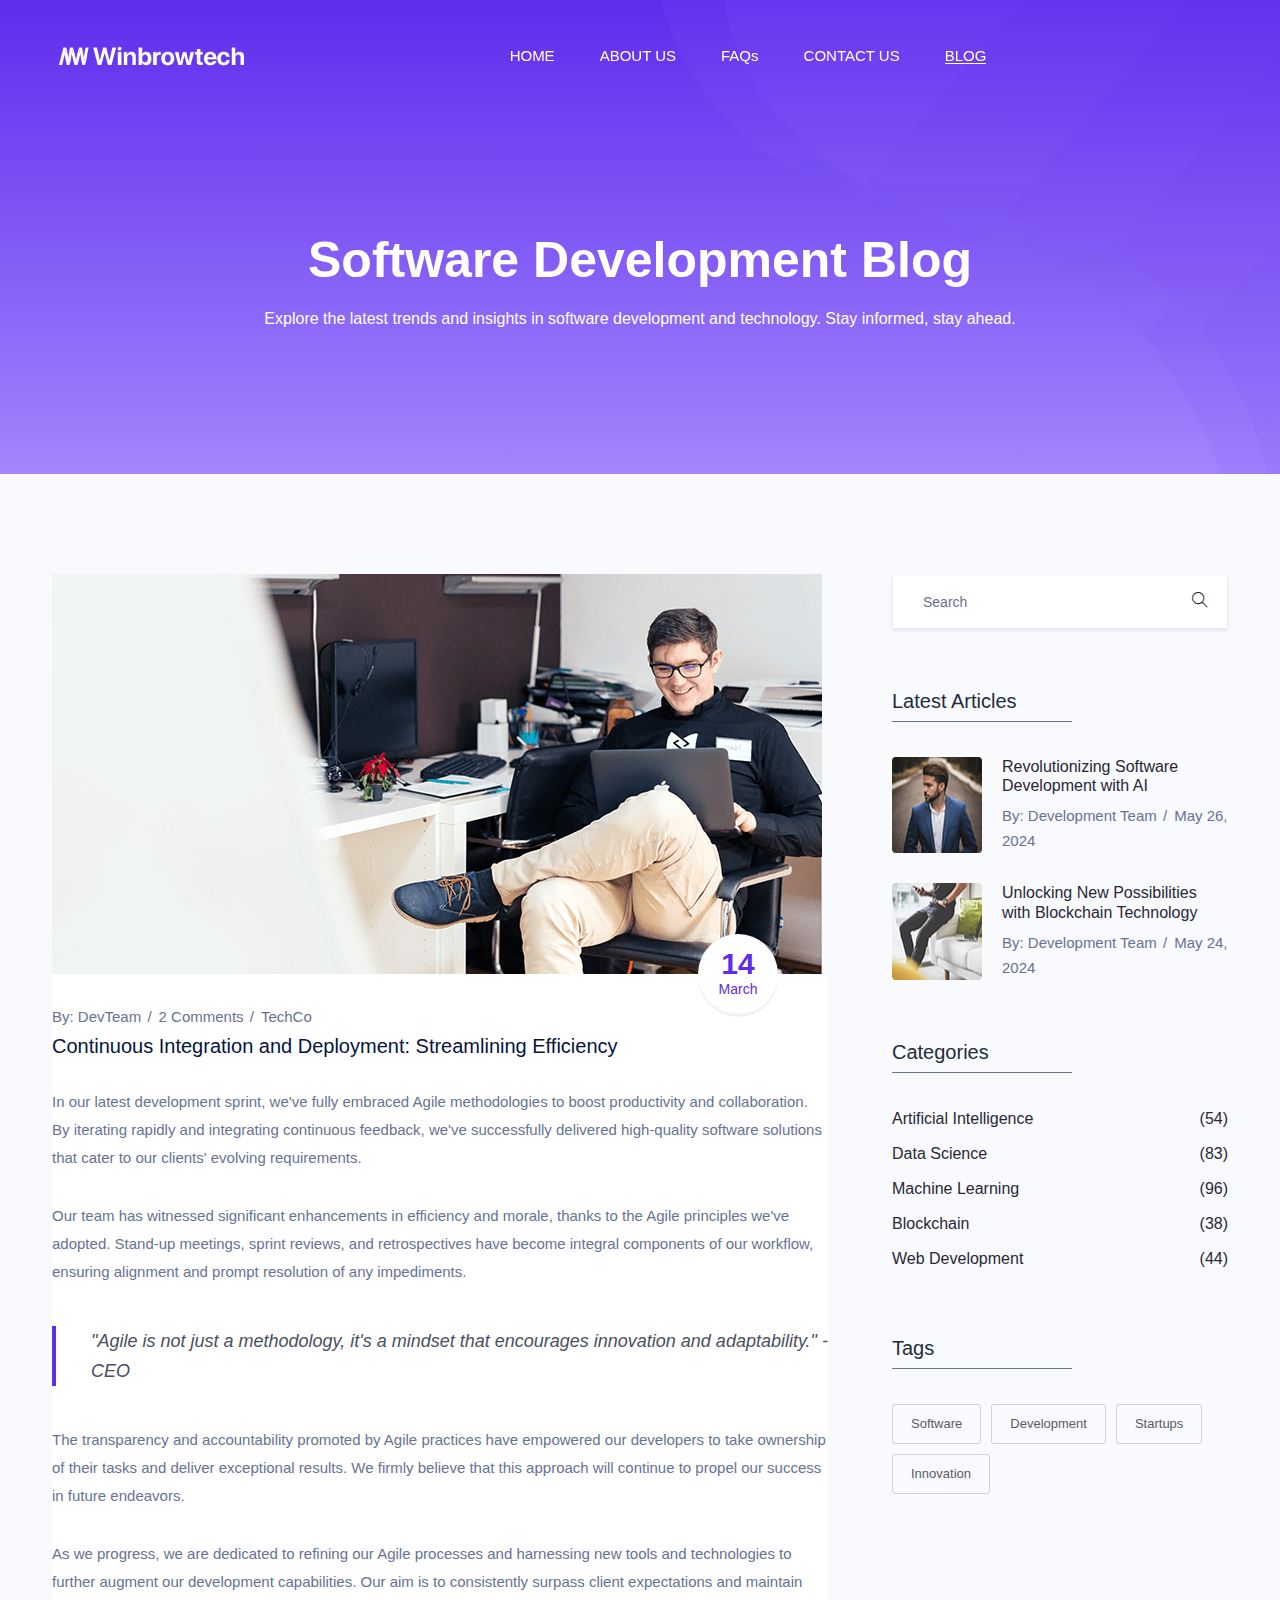
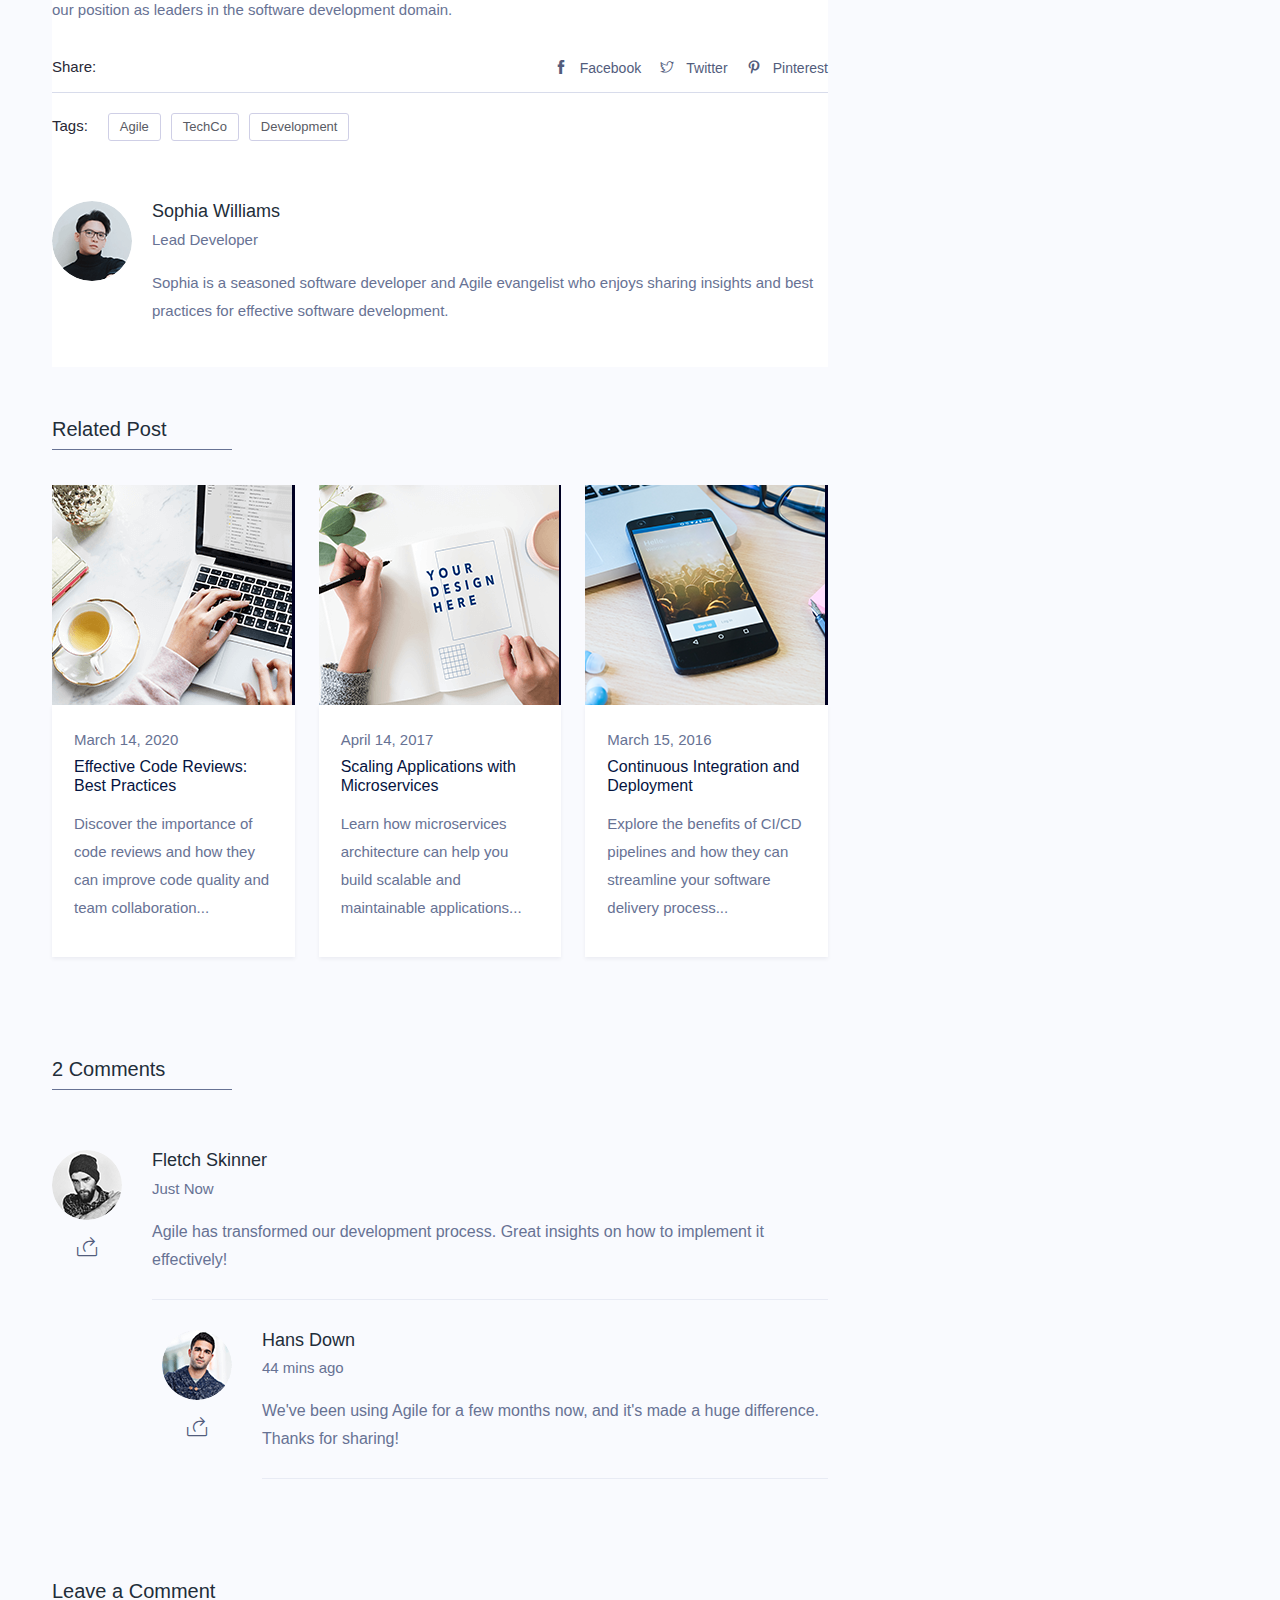
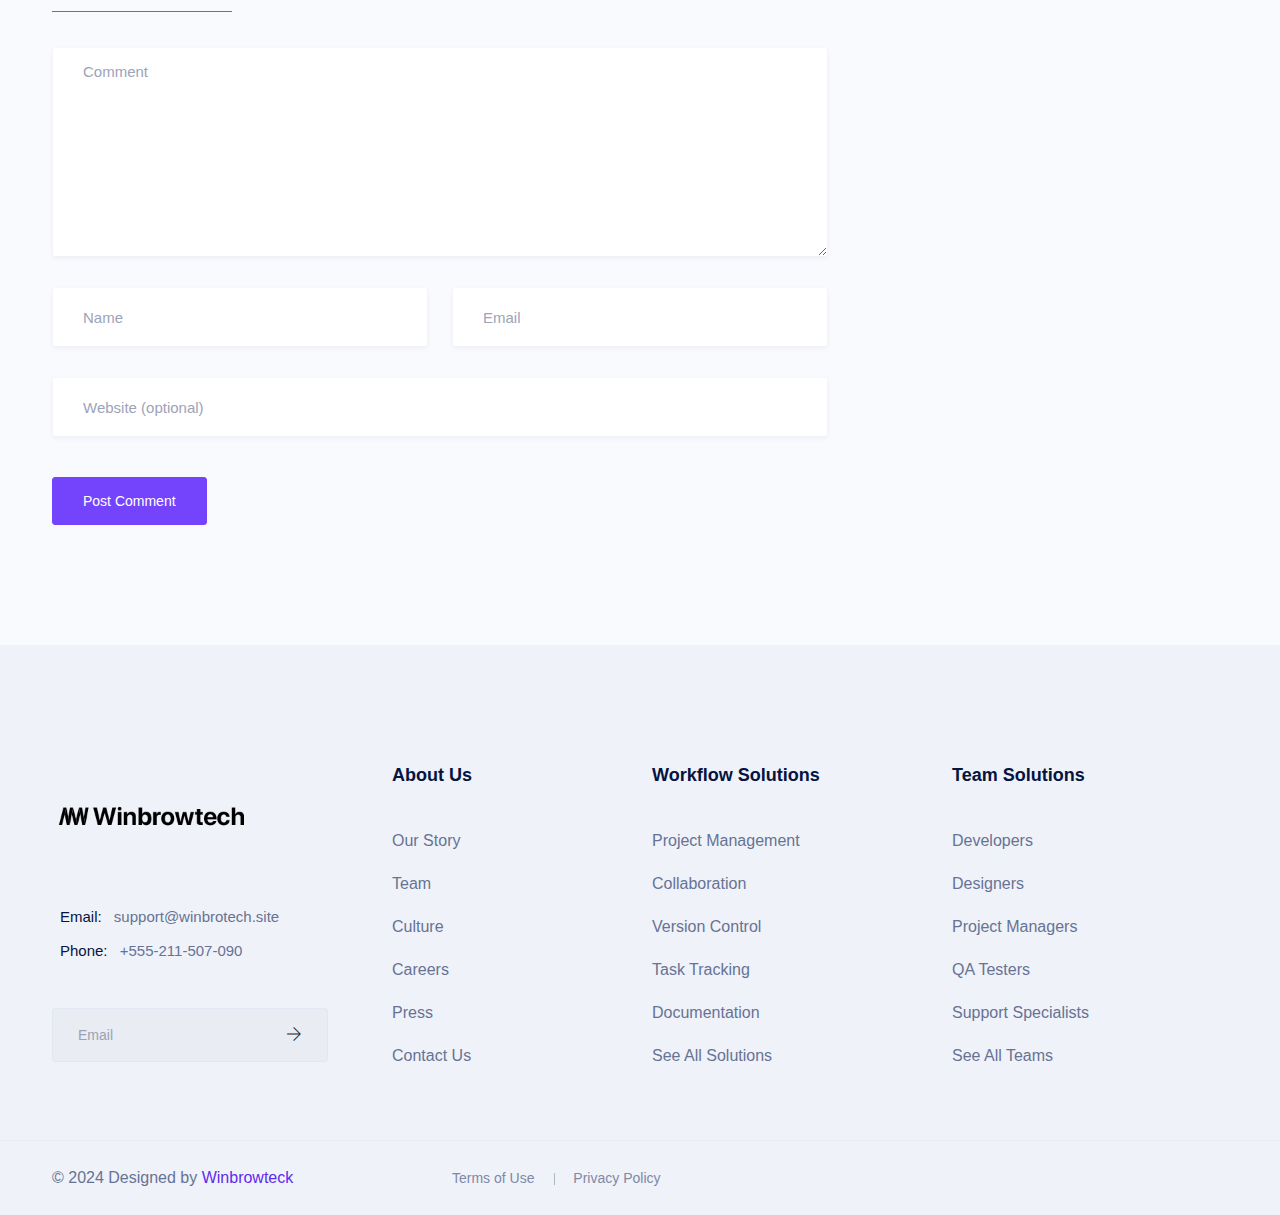
<file: blog-details-2.html>
<!doctype html>
<html lang="en">


<!-- Mirrored from html.droitlab.com/saasland/blog-single.html by HTTrack Website Copier/3.x [XR&CO'2014], Wed, 13 Mar 2024 10:16:46 GMT -->
<head>
    <!-- Required meta tags -->
    <meta charset="utf-8">
    <meta name="viewport" content="width=device-width, initial-scale=1, shrink-to-fit=no">
    <link rel="shortcut icon" href="img-site/favicon.png" type="image/x-icon">
    <title>Winbrowtech || Software Development</title>
    <!-- Bootstrap CSS -->
    <!-- Bootstrap CSS -->
    <link rel="stylesheet" href="css/bootstrap.min.css">
    <link rel="stylesheet" href="vendors/bootstrap-selector/css/bootstrap-select.min.css">
    <!--icon font css-->
    <link rel="stylesheet" href="vendors/themify-icon/themify-icons.css">
    <link rel="stylesheet" href="vendors/flaticon/flaticon.css">
    <link rel="stylesheet" href="vendors/animation/animate.css">
    <link rel="stylesheet" href="vendors/owl-carousel/assets/owl.carousel.min.css">
    <link rel="stylesheet" href="vendors/magnify-pop/magnific-popup.css">
    <link rel="stylesheet" href="vendors/nice-select/nice-select.css">
    <link rel="stylesheet" href="vendors/scroll/jquery.mCustomScrollbar.min.css">
    <link rel="stylesheet" href="vendors/elagent/style.css">
    <link rel="stylesheet" href="css/style.css">
    <link rel="stylesheet" href="css/responsive.css">
</head>

<body>
    <div id="preloader">
        <div id="ctn-preloader" class="ctn-preloader">
            <div class="animation-preloader">
                <div class="spinner"></div>
                <div class="txt-loading">
                    <span data-text-preloader="W" class="letters-loading">
                        W
                    </span>
                    <span data-text-preloader="I" class="letters-loading">
                        I
                    </span>
                    <span data-text-preloader="N" class="letters-loading">
                        N
                    </span>
                    <span data-text-preloader="B" class="letters-loading">
                        B
                    </span>
                    <span data-text-preloader="R" class="letters-loading">
                        R
                    </span>
                    <span data-text-preloader="O" class="letters-loading">
                        O
                    </span>
                    <span data-text-preloader="W" class="letters-loading">
                        W
                    </span>
                    <span data-text-preloader="T" class="letters-loading">
                        T
                    </span>
                    <span data-text-preloader="E" class="letters-loading">
                        E
                    </span>
                    <span data-text-preloader="C" class="letters-loading">
                        C
                    </span>
                    <span data-text-preloader="H" class="letters-loading">
                        H
                    </span>
                </div>
                <p class="text-center">Loading</p>
            </div>
            <div class="loader">
                <div class="row">
                    <div class="col-3 loader-section section-left">
                        <div class="bg"></div>
                    </div>
                    <div class="col-3 loader-section section-left">
                        <div class="bg"></div>
                    </div>
                    <div class="col-3 loader-section section-right">
                        <div class="bg"></div>
                    </div>
                    <div class="col-3 loader-section section-right">
                        <div class="bg"></div>
                    </div>
                </div>
            </div>
        </div>
    </div>
    <div class="body_wrapper">
        <header class="header_area">
            <nav class="navbar navbar-expand-lg menu_one menu_four">
                <div class="container">
                    <a class="navbar-brand sticky_logo" href="index.html"><img src="img-site/logoW.png" width="200"
                            alt="logo"><img src="img-site/logoB.png" width="200" alt=""></a>
                    <button class="navbar-toggler collapsed" type="button" data-bs-toggle="collapse"
                        data-bs-target="#navbarSupportedContent" aria-controls="navbarSupportedContent"
                        aria-expanded="false" aria-label="Toggle navigation">
                        <span class="menu_toggle">
                            <span class="hamburger">
                                <span></span>
                                <span></span>
                                <span></span>
                            </span>
                            <span class="hamburger-cross">
                                <span></span>
                                <span></span>
                            </span>
                        </span>
                    </button>

                    <div class="collapse navbar-collapse justify-content-between" id="navbarSupportedContent">
                        <ul class="navbar-nav menu w_menu ms-auto me-auto">
                            <li class="nav-item">
                                <a class="nav-link" href="index.html">
                                    HOME
                                </a>
                            </li>
                            <li class= "nav-item ">
                                <a class= "nav-link" href="about.html">
                                    ABOUT US
                                </a>
                            </li>
                            <li class="nav-item ">
                                <a class="nav-link" href="faq.html">
                                    FAQs
                                </a>
                            </li>
                            <li class="nav-item">
                                <a class="nav-link" href="contact.html">
                                    CONTACT US
                                </a>
                            </li>
                            <li class="nav-item active">
                                <a class="nav-link" href="blog.html">
                                    BLOG
                                </a>
                            </li>
                        </ul>
                    </div>
                </div>
            </nav>
        </header>


        <section class="breadcrumb_area">
            <img class="breadcrumb_shap" src="img/breadcrumb/banner_bg.png" alt="">
            <div class="container">
                <div class="breadcrumb_content text-center">
                    <h1 class="f_p f_700 f_size_50 w_color l_height50 mb_20">Software Development Blog</h1>
                    <p class="f_400 w_color f_size_16 l_height26">Explore the latest trends and insights in software development
                        and technology. Stay informed, stay ahead.</p>
                </div>
            </div>
        </section>
        
        <section class="blog_area sec_pad">
            <div class="container">
                <div class="row">
                    <div class="col-lg-8 blog_sidebar_left">
                        <div class="blog_single mb_50">
                            <img class="img-fluid" src="img/blog-grid/blog_single.png" alt="">
                            <div class="blog_content">
                                <div class="post_date">
                                    <h2>14 <span>March</span></h2>
                                </div>
                                <div class="entry_post_info">
                                    By: <a href="#">DevTeam</a>
                                    <a href="#">2 Comments</a>
                                    <a href="#">TechCo</a>
                                </div>
                                <a href="#">
                                    <h5 class="f_p f_size_20 f_500 t_color mb-30">Continuous Integration and Deployment: Streamlining Efficiency</h5>
                                </a>
                                <p class="f_400 mb-30">In our latest development sprint, we've fully embraced Agile methodologies to boost productivity and collaboration. By iterating rapidly and integrating continuous feedback, we've successfully delivered high-quality software solutions that cater to our clients' evolving requirements.</p>
                                <p class="f_400 mb_40">Our team has witnessed significant enhancements in efficiency and morale, thanks to the Agile principles we've adopted. Stand-up meetings, sprint reviews, and retrospectives have become integral components of our workflow, ensuring alignment and prompt resolution of any impediments.</p>
                                <blockquote class="blockquote mb_40">
                                    <h6 class="mb-0 f_size_18 l_height30 f_p f_400">"Agile is not just a methodology, it's a mindset that encourages innovation and adaptability." - CEO</h6>
                                </blockquote>
                                <p class="f_400 mb-30">The transparency and accountability promoted by Agile practices have empowered our developers to take ownership of their tasks and deliver exceptional results. We firmly believe that this approach will continue to propel our success in future endeavors.</p>
                                <p class="f_400 mb-30">As we progress, we are dedicated to refining our Agile processes and harnessing new tools and technologies to further augment our development capabilities. Our aim is to consistently surpass client expectations and maintain our position as leaders in the software development domain.</p>
                                <div class="post_share">
                                    <div class="post-nam"> Share: </div>
                                    <div class="flex">
                                        <a href="#"><i class="ti-facebook"></i>Facebook</a>
                                        <a href="#"><i class="ti-twitter"></i>Twitter</a>
                                        <a href="#"><i class="ti-pinterest"></i>Pinterest</a>
                                    </div>
                                </div>
                                <div class="post_tag d-flex">
                                    <div class="post-nam"> Tags: </div>
                                    <a href="#">Agile</a>
                                    <a href="#">TechCo</a>
                                    <a href="#">Development</a>
                                </div>
                                <div class="media post_author mt_60">
                                    <img class="rounded-circle" src="img/blog-grid/author_img.png" alt="">
                                    <div class="media-body">
                                        <h5 class="f_p t_color3 f_size_18 f_500">Sophia Williams</h5>
                                        <h6 class="f_p f_size_15 f_400 mb_20">Lead Developer</h6>
                                        <p>Sophia is a seasoned software developer and Agile evangelist who enjoys sharing insights and best practices for effective software development.</p>
                                    </div>
                                </div>
                            </div>
                            
                        </div>
                        <div class="blog_post">
                            <div class="widget_title">
                                <h3 class="f_p f_size_20 t_color3">Related Post</h3>
                                <div class="border_bottom"></div>
                            </div>
                            <div class="row">
                                <div class="col-lg-4 col-sm-6">
                                    <div class="blog_post_item">
                                        <div class="blog_img">
                                            <img src="img/blog-grid/post_img_1.png" alt="">
                                        </div>
                                        <div class="blog_content">
                                            <div class="entry_post_info">
                                                <a href="#">March 14, 2020</a>
                                            </div>
                                            <a href="#">
                                                <h5 class="f_p f_size_16 f_500 t_color">Effective Code Reviews: Best Practices</h5>
                                            </a>
                                            <p class="f_400 mb-0">Discover the importance of code reviews and how they can improve code quality and team collaboration...</p>
                                        </div>
                                    </div>
                                </div>
                                <div class="col-lg-4 col-sm-6">
                                    <div class="blog_post_item">
                                        <div class="blog_img">
                                            <img src="img/blog-grid/post_img_2.png" alt="">
                                        </div>
                                        <div class="blog_content">
                                            <div class="entry_post_info">
                                                <a href="#">April 14, 2017</a>
                                            </div>
                                            <a href="#">
                                                <h5 class="f_p f_size_16 f_500 t_color">Scaling Applications with Microservices</h5>
                                            </a>
                                            <p class="f_400 mb-0">Learn how microservices architecture can help you build scalable and maintainable applications...</p>
                                        </div>
                                    </div>
                                </div>
                                <div class="col-lg-4 col-sm-6">
                                    <div class="blog_post_item">
                                        <div class="blog_img">
                                            <img src="img/blog-grid/post_img_3.png" alt="">
                                        </div>
                                        <div class="blog_content">
                                            <div class="entry_post_info">
                                                <a href="#">March 15, 2016</a>
                                            </div>
                                            <a href="#">
                                                <h5 class="f_p f_size_16 f_500 t_color">Continuous Integration and Deployment</h5>
                                            </a>
                                            <p class="f_400 mb-0">Explore the benefits of CI/CD pipelines and how they can streamline your software delivery process...</p>
                                        </div>
                                    </div>
                                </div>
                            </div>
                        </div>
                        <div class="widget_title mt_100">
                            <h3 class="f_p f_size_20 t_color3">2 Comments</h3>
                            <div class="border_bottom"></div>
                        </div>
                        <ul class="comment-box list-unstyled mb-0">
                            <li class="post_comment">
                                <div class="media post_author mt_60">
                                    <div class="media-left">
                                        <img class="rounded-circle" src="img/blog-grid/comment1.png" alt="">
                                        <a href="#" class="replay"><i class="ti-share"></i></a>
                                    </div>
                                    <div class="media-body">
                                        <h5 class="f_p t_color3 f_size_18 f_500">Fletch Skinner</h5>
                                        <h6 class="f_p f_size_15 f_400 mb_20">Just Now</h6>
                                        <p>Agile has transformed our development process. Great insights on how to implement it effectively!</p>
                                    </div>
                                </div>
                                <ul class="reply-comment list-unstyled">
                                    <li class="post-comment">
                                        <div class="media post_author comment-content">
                                            <div class="media-left">
                                                <img class="rounded-circle" src="img/blog-grid/comment2.png" alt="">
                                                <a href="#" class="replay"><i class="ti-share"></i></a>
                                            </div>
                                            <div class="media-body">
                                                <h5 class="f_p t_color3 f_size_18 f_500">Hans Down</h5>
                                                <h6 class="f_p f_size_15 f_400 mb_20">44 mins ago</h6>
                                                <p>We've been using Agile for a few months now, and it's made a huge difference. Thanks for sharing!</p>
                                            </div>
                                        </div>
                                    </li>
                                </ul>
                            </li>
                        </ul>
                        <div class="widget_title mt_100">
                            <h3 class="f_p f_size_20 t_color3">Leave a Comment</h3>
                            <div class="border_bottom"></div>
                        </div>
                        <form class="get_quote_form row" action="#" method="post">
                            <div class="col-md-12 form-group">
                                <textarea class="form-control message" placeholder="Comment"></textarea>
                            </div>
                            <div class="col-md-6 form-group">
                                <input type="text" class="form-control" id="name" placeholder="Name">
                            </div>
                            <div class="col-md-6 form-group">
                                <input type="email" class="form-control" id="email" placeholder="Email">
                            </div>
                            <div class="col-md-12 form-group">
                                <input type="text" class="form-control" id="website" placeholder="Website (optional)">
                            </div>
                            <div class="col-md-12"><button class="btn btn_three btn_hover f_size_15 f_500" type="submit">Post Comment</button></div>
                        </form>
                    </div>
                    
                       
                    <div class="col-lg-4">
                        <div class="blog-sidebar">
                            <div class="widget sidebar_widget widget_search">
                                <form action="#" class="search-form input-group">
                                    <input type="search" class="form-control widget_input" placeholder="Search">
                                    <button type="submit"><i class="ti-search"></i></button>
                                </form>
                            </div>
                            <div class="widget sidebar_widget widget_recent_post mt_60">
                                <div class="widget_title">
                                    <h3 class="f_p f_size_20 t_color3">Latest Articles</h3>
                                    <div class="border_bottom"></div>
                                </div>
                                <div class="media post_item">
                                    <img src="img/blog-grid/post_1.jpg" alt="">
                                    <div class="media-body">
                                        <a href="#">
                                            <h3 class="f_size_16 f_p f_400">Revolutionizing Software Development with AI</h3>
                                        </a>
                                        <div class="entry_post_info">
                                            By: <a href="#">Development Team</a>
                                            <a href="#">May 26, 2024</a>
                                        </div>
                                    </div>
                                </div>
                                <div class="media post_item">
                                    <img src="img/blog-grid/post_2.jpg" alt="">
                                    <div class="media-body">
                                        <a href="#">
                                            <h3 class="f_size_16 f_p f_400">Unlocking New Possibilities with Blockchain Technology</h3>
                                        </a>
                                        <div class="entry_post_info">
                                            By: <a href="#">Development Team</a>
                                            <a href="#">May 24, 2024</a>
                                        </div>
                                    </div>
                                </div>
                            </div>
                            <div class="widget sidebar_widget widget_categorie mt_60">
                                <div class="widget_title">
                                    <h3 class="f_p f_size_20 t_color3">Categories</h3>
                                    <div class="border_bottom"></div>
                                </div>
                                <ul class="list-unstyled">
                                    <li> <a href="#"><span>Artificial Intelligence</span><em>(54)</em></a> </li>
                                    <li> <a href="#"><span>Data Science</span><em>(83)</em></a> </li>
                                    <li> <a href="#"><span>Machine Learning</span><em>(96)</em></a> </li>
                                    <li> <a href="#"><span>Blockchain</span><em>(38)</em></a> </li>
                                    <li> <a href="#"><span>Web Development</span><em>(44)</em></a> </li>
                                </ul>
                            </div>
                            <div class="widget sidebar_widget widget_tag_cloud mt_60">
                                <div class="widget_title">
                                    <h3 class="f_p f_size_20 t_color3">Tags</h3>
                                    <div class="border_bottom"></div>
                                </div>
                                <div class="post-tags">
                                    <a href="#">Software</a>
                                    <a href="#">Development</a>
                                    <a href="#">Startups</a>
                                    <a href="#">Innovation</a>
                                </div>
                            </div>
                        </div>
                    </div>

                </div>
            </div>
        </section>

      
        <footer class="footer_area footer_area_four f_bg">
            <div class="footer_top">
                <div class="container">
                    <div class="row">
                        <div class="col-lg-3 col-md-6">
                            <div class="f_widget company_widget">
                                <a href="index.html" class="f-logo"><img src="img-site/logoB.png" width="200"
                                        alt=""></a>
                                <div class="widget-wrap">
                                    <p class="f_400 f_p f_size_15 mb-0 l_height34"><span>Email:</span> <a
                                            href="mailto:support@winbrotech.site" class="f_400">support@winbrotech.site</a></p>
                                    <p class="f_400 f_p f_size_15 mb-0 l_height34"><span>Phone:</span> <a
                                            href="tel:+1234567890" class="f_400">+555-211-507-090</a></p>
                                </div>
                                <form action="#" class="f_subscribe mailchimp" method="post">
                                    <input type="text" name="EMAIL" class="form-control memail" placeholder="Email">
                                    <button class="btn btn-submit" type="submit"><i class="ti-arrow-right"></i></button>
                                    <p class="mchimp-errmessage" style="display: none;"></p>
                                    <p class="mchimp-sucmessage" style="display: none;"></p>
                                </form>
                            </div>
                        </div>
                        <div class="col-lg-3 col-md-6">
                            <div class="f_widget about-widget pl_40">
                                <h3 class="f-title f_600 t_color f_size_18 mb_40">About Us</h3>
                                <ul class="list-unstyled f_list">
                                    <li><a href="#">Our Story</a></li>
                                    <li><a href="#">Team</a></li>
                                    <li><a href="#">Culture</a></li>
                                    <li><a href="#">Careers</a></li>
                                    <li><a href="#">Press</a></li>
                                    <li><a href="#">Contact Us</a></li>
                                </ul>
                            </div>
                        </div>
                        <div class="col-lg-3 col-md-6">
                            <div class="f_widget about-widget">
                                <h3 class="f-title f_600 t_color f_size_18 mb_40">Workflow Solutions</h3>
                                <ul class="list-unstyled f_list">
                                    <li><a href="#">Project Management</a></li>
                                    <li><a href="#">Collaboration</a></li>
                                    <li><a href="#">Version Control</a></li>
                                    <li><a href="#">Task Tracking</a></li>
                                    <li><a href="#">Documentation</a></li>
                                    <li><a href="#">See All Solutions</a></li>
                                </ul>
                            </div>
                        </div>
                        <div class="col-lg-3 col-md-6">
                            <div class="f_widget about-widget">
                                <h3 class="f-title f_600 t_color f_size_18 mb_40">Team Solutions</h3>
                                <ul class="list-unstyled f_list">
                                    <li><a href="#">Developers</a></li>
                                    <li><a href="#">Designers</a></li>
                                    <li><a href="#">Project Managers</a></li>
                                    <li><a href="#">QA Testers</a></li>
                                    <li><a href="#">Support Specialists</a></li>
                                    <li><a href="#">See All Teams</a></li>
                                </ul>
                            </div>
                        </div>
                    </div>
                </div>
            </div>
            <div class="footer_bottom">
                <div class="container">
                    <div class="row align-items-center">
                        <div class="col-lg-4 col-md-5 col-sm-6">
                            <p class="mb-0 f_400">© 2024 Designed by <a href="#">Winbrowteck</a></p>
                        </div>
                        <div class="col-lg-4 col-md-4 col-sm-12">
                            <ul class="list-unstyled f_menu text-right">
                                <li><a href="#">Terms of Use</a></li>
                                <li><a href="#">Privacy Policy</a></li>
                            </ul>
                        </div>
                    </div>
                </div>
            </div>
        </footer>
    </div>
    <!-- Optional JavaScript -->
    <!-- jQuery first, then Popper.js, then Bootstrap JS -->
    <script src="js/jquery-3.6.0.min.js"></script>
    <script src="js/popper.min.js"></script>
    <script src="js/bootstrap.min.js"></script>
    <script src="vendors/wow/wow.min.js"></script>
    <script src="vendors/sckroller/jquery.parallax-scroll.js"></script>
    <script src="vendors/owl-carousel/owl.carousel.min.js"></script>
    <script src="vendors/imagesloaded/imagesloaded.pkgd.min.js"></script>
    <script src="vendors/isotope/isotope-min.js"></script>
    <script src="vendors/magnify-pop/jquery.magnific-popup.min.js"></script>
    <script src="vendors/nice-select/jquery.nice-select.min.js"></script>
    <script src="vendors/scroll/jquery.mCustomScrollbar.concat.min.js"></script>
    <script src="js/plugins.js"></script>
    <script src="vendors/slick/slick.js"></script>
    <script src="js/main.js"></script>
</body>


<!-- Mirrored from html.droitlab.com/saasland/blog-single.html by HTTrack Website Copier/3.x [XR&CO'2014], Wed, 13 Mar 2024 10:16:49 GMT -->
</html>
</file>
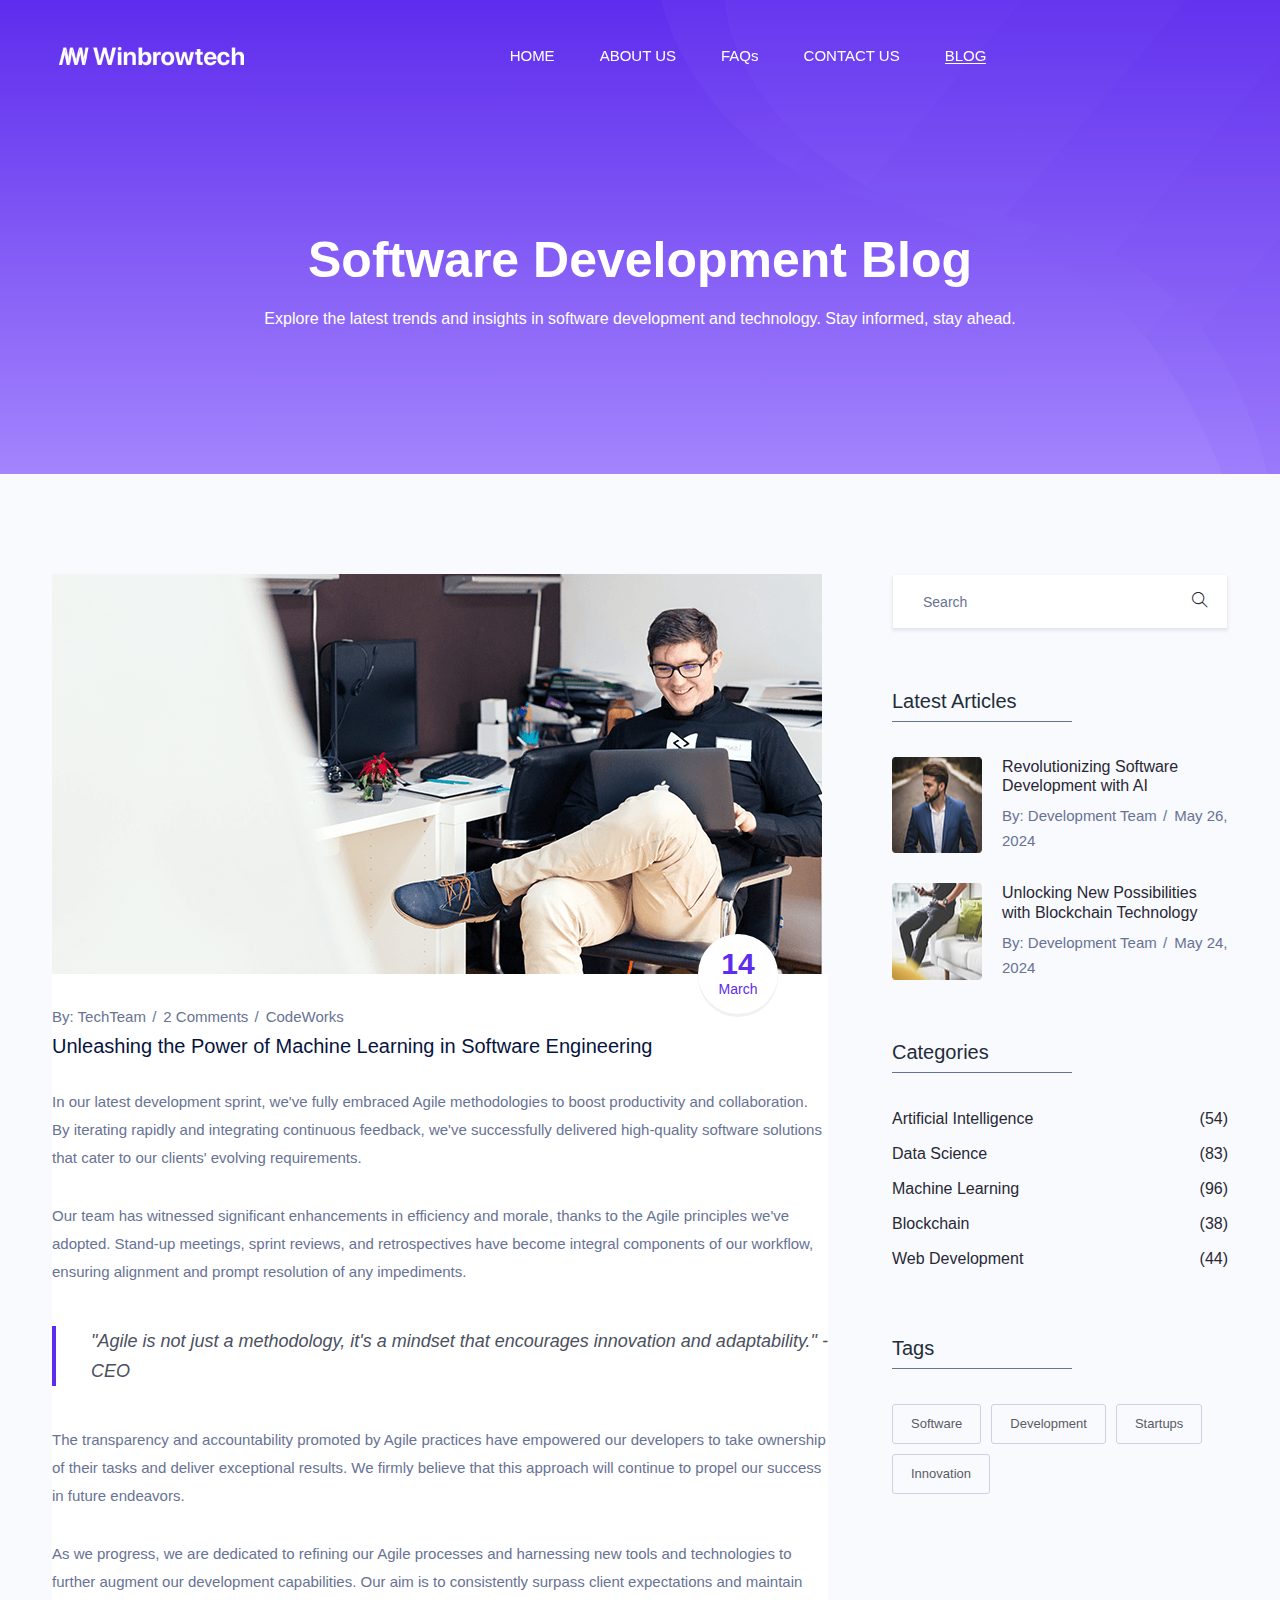
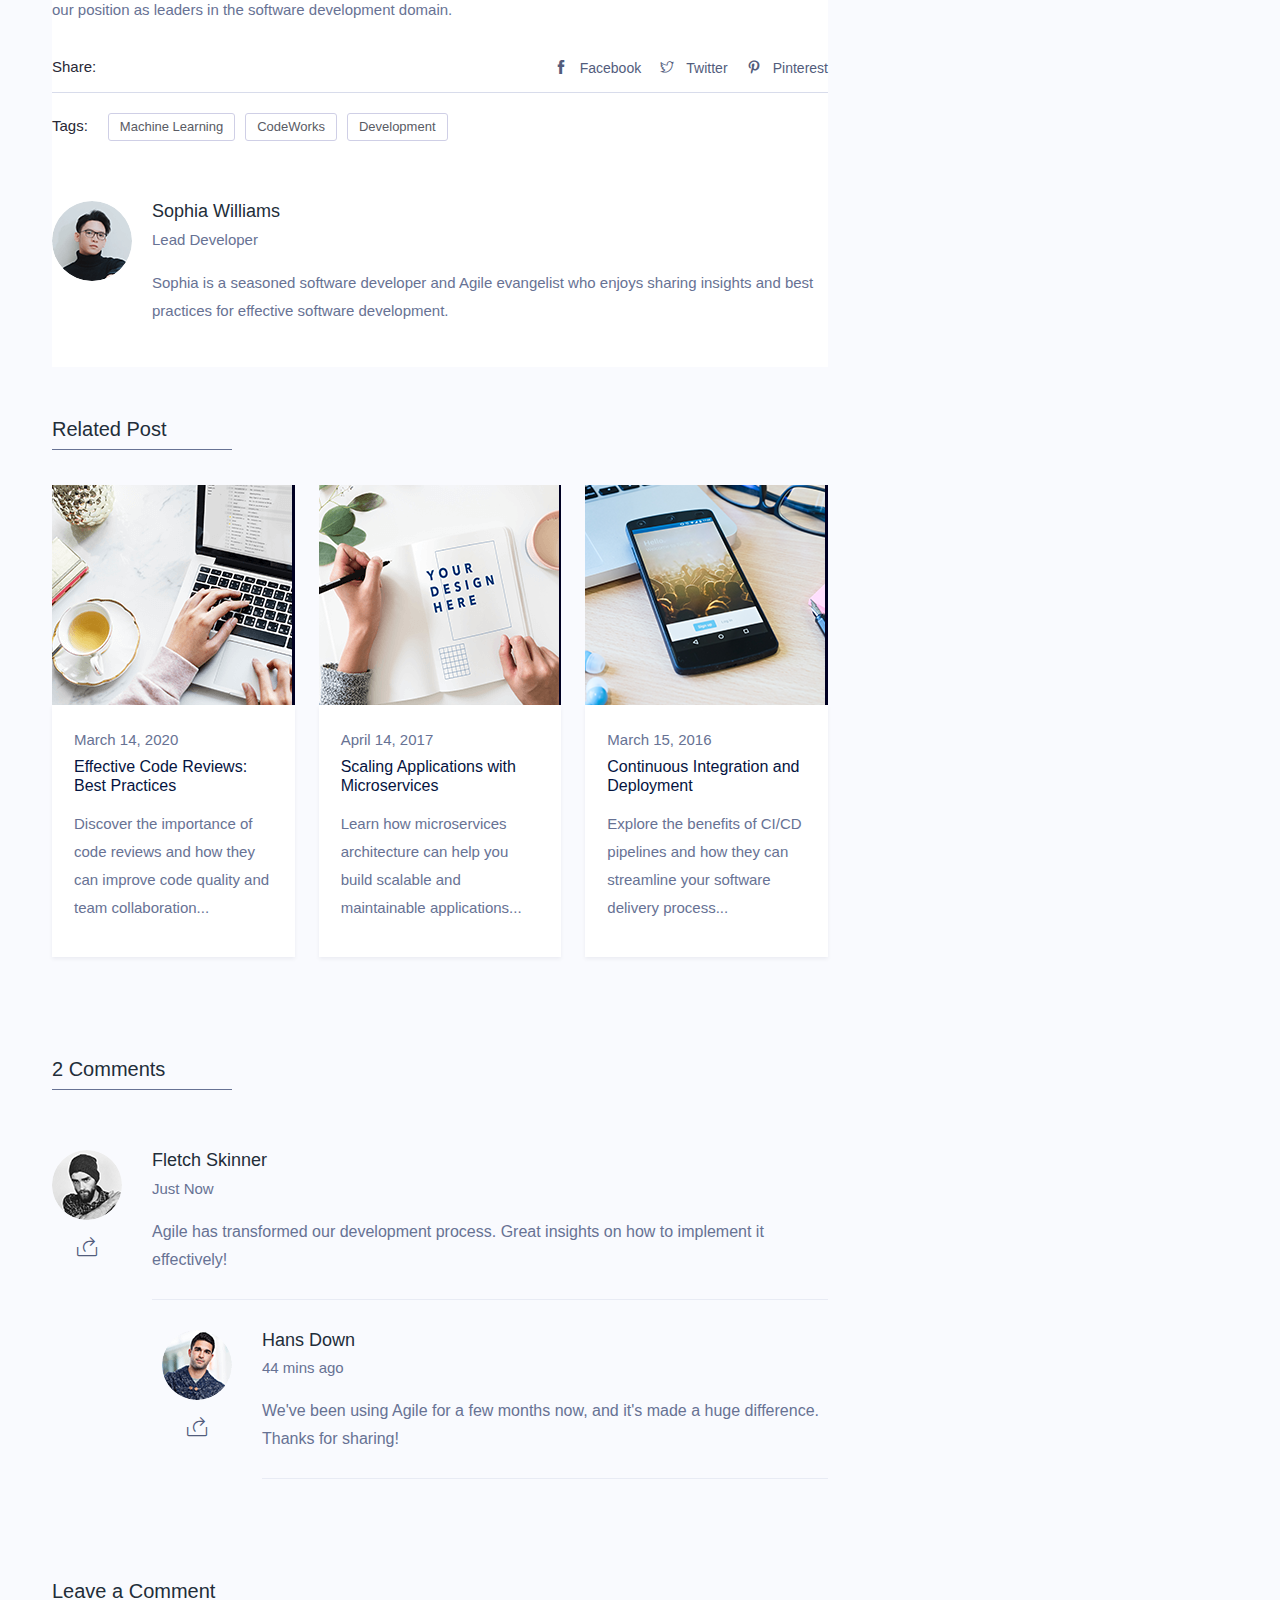
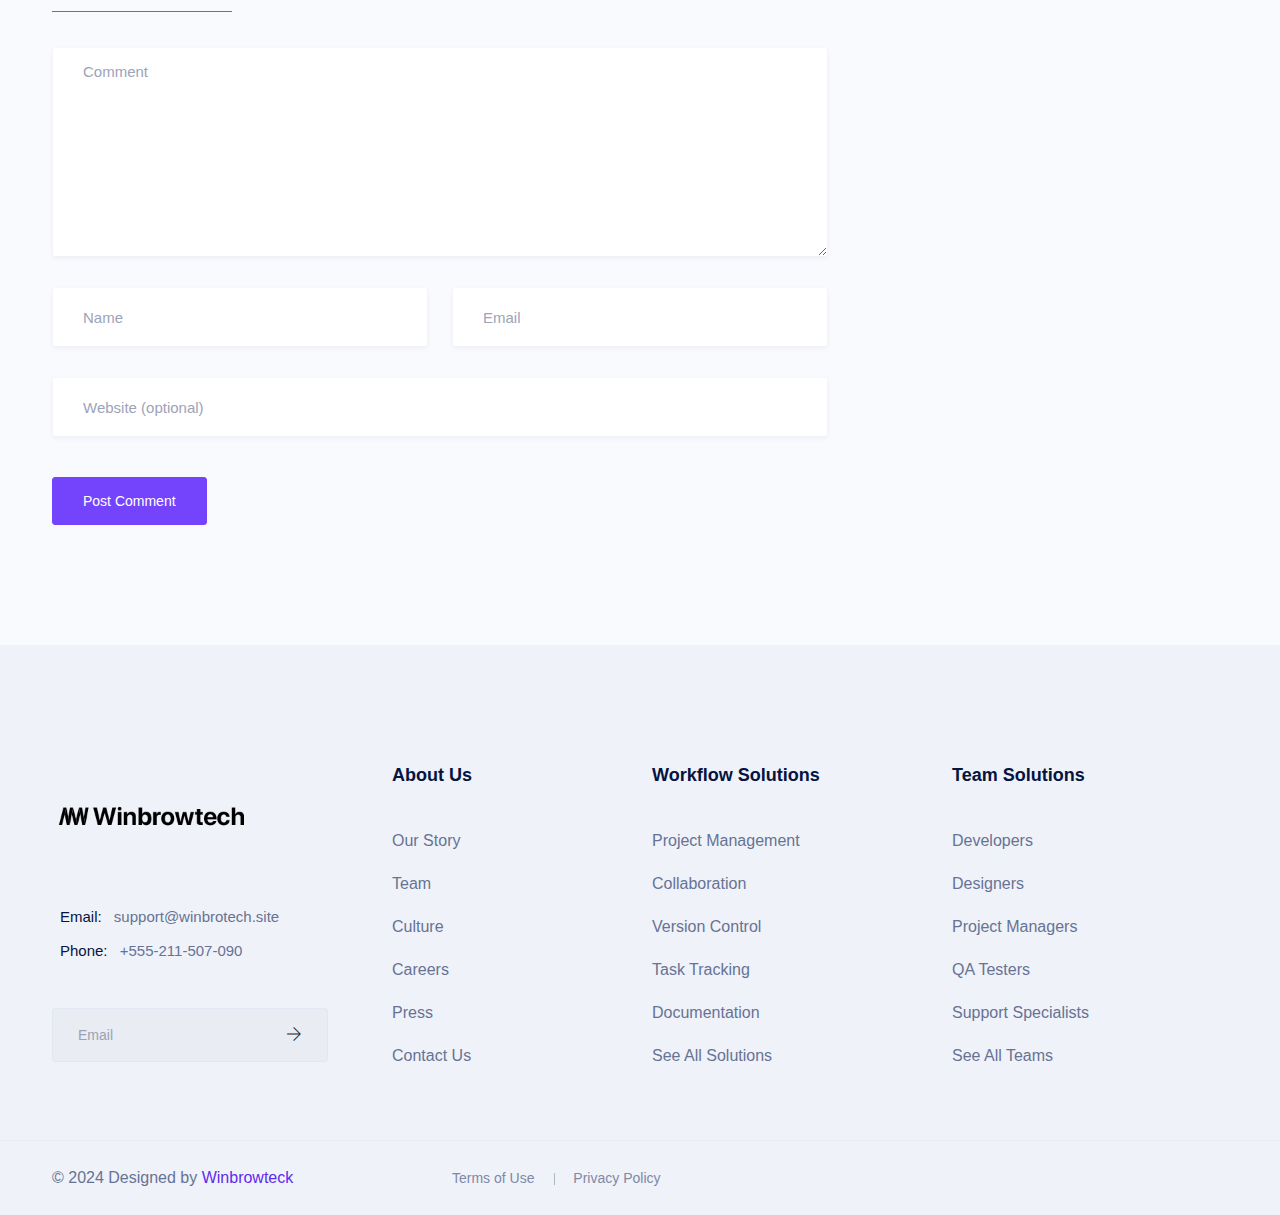
<file: blog-details-3.html>
<!doctype html>
<html lang="en">


<!-- Mirrored from html.droitlab.com/saasland/blog-single.html by HTTrack Website Copier/3.x [XR&CO'2014], Wed, 13 Mar 2024 10:16:46 GMT -->
<head>
    <!-- Required meta tags -->
    <meta charset="utf-8">
    <meta name="viewport" content="width=device-width, initial-scale=1, shrink-to-fit=no">
    <link rel="shortcut icon" href="img-site/favicon.png" type="image/x-icon">
    <title>Winbrowtech || Software Development</title>
    <!-- Bootstrap CSS -->
    <!-- Bootstrap CSS -->
    <link rel="stylesheet" href="css/bootstrap.min.css">
    <link rel="stylesheet" href="vendors/bootstrap-selector/css/bootstrap-select.min.css">
    <!--icon font css-->
    <link rel="stylesheet" href="vendors/themify-icon/themify-icons.css">
    <link rel="stylesheet" href="vendors/flaticon/flaticon.css">
    <link rel="stylesheet" href="vendors/animation/animate.css">
    <link rel="stylesheet" href="vendors/owl-carousel/assets/owl.carousel.min.css">
    <link rel="stylesheet" href="vendors/magnify-pop/magnific-popup.css">
    <link rel="stylesheet" href="vendors/nice-select/nice-select.css">
    <link rel="stylesheet" href="vendors/scroll/jquery.mCustomScrollbar.min.css">
    <link rel="stylesheet" href="vendors/elagent/style.css">
    <link rel="stylesheet" href="css/style.css">
    <link rel="stylesheet" href="css/responsive.css">
</head>

<body>
    <div id="preloader">
        <div id="ctn-preloader" class="ctn-preloader">
            <div class="animation-preloader">
                <div class="spinner"></div>
                <div class="txt-loading">
                    <span data-text-preloader="W" class="letters-loading">
                        W
                    </span>
                    <span data-text-preloader="I" class="letters-loading">
                        I
                    </span>
                    <span data-text-preloader="N" class="letters-loading">
                        N
                    </span>
                    <span data-text-preloader="B" class="letters-loading">
                        B
                    </span>
                    <span data-text-preloader="R" class="letters-loading">
                        R
                    </span>
                    <span data-text-preloader="O" class="letters-loading">
                        O
                    </span>
                    <span data-text-preloader="W" class="letters-loading">
                        W
                    </span>
                    <span data-text-preloader="T" class="letters-loading">
                        T
                    </span>
                    <span data-text-preloader="E" class="letters-loading">
                        E
                    </span>
                    <span data-text-preloader="C" class="letters-loading">
                        C
                    </span>
                    <span data-text-preloader="H" class="letters-loading">
                        H
                    </span>
                </div>
                <p class="text-center">Loading</p>
            </div>
            <div class="loader">
                <div class="row">
                    <div class="col-3 loader-section section-left">
                        <div class="bg"></div>
                    </div>
                    <div class="col-3 loader-section section-left">
                        <div class="bg"></div>
                    </div>
                    <div class="col-3 loader-section section-right">
                        <div class="bg"></div>
                    </div>
                    <div class="col-3 loader-section section-right">
                        <div class="bg"></div>
                    </div>
                </div>
            </div>
        </div>
    </div>
    <div class="body_wrapper">
        <header class="header_area">
            <nav class="navbar navbar-expand-lg menu_one menu_four">
                <div class="container">
                    <a class="navbar-brand sticky_logo" href="index.html"><img src="img-site/logoW.png" width="200"
                            alt="logo"><img src="img-site/logoB.png" width="200" alt=""></a>
                    <button class="navbar-toggler collapsed" type="button" data-bs-toggle="collapse"
                        data-bs-target="#navbarSupportedContent" aria-controls="navbarSupportedContent"
                        aria-expanded="false" aria-label="Toggle navigation">
                        <span class="menu_toggle">
                            <span class="hamburger">
                                <span></span>
                                <span></span>
                                <span></span>
                            </span>
                            <span class="hamburger-cross">
                                <span></span>
                                <span></span>
                            </span>
                        </span>
                    </button>

                    <div class="collapse navbar-collapse justify-content-between" id="navbarSupportedContent">
                        <ul class="navbar-nav menu w_menu ms-auto me-auto">
                            <li class="nav-item">
                                <a class="nav-link" href="index.html">
                                    HOME
                                </a>
                            </li>
                            <li class= "nav-item ">
                                <a class= "nav-link" href="about.html">
                                    ABOUT US
                                </a>
                            </li>
                            <li class="nav-item ">
                                <a class="nav-link" href="faq.html">
                                    FAQs
                                </a>
                            </li>
                            <li class="nav-item">
                                <a class="nav-link" href="contact.html">
                                    CONTACT US
                                </a>
                            </li>
                            <li class="nav-item active">
                                <a class="nav-link" href="blog.html">
                                    BLOG
                                </a>
                            </li>
                        </ul>
                    </div>
                </div>
            </nav>
        </header>


        <section class="breadcrumb_area">
            <img class="breadcrumb_shap" src="img/breadcrumb/banner_bg.png" alt="">
            <div class="container">
                <div class="breadcrumb_content text-center">
                    <h1 class="f_p f_700 f_size_50 w_color l_height50 mb_20">Software Development Blog</h1>
                    <p class="f_400 w_color f_size_16 l_height26">Explore the latest trends and insights in software development
                        and technology. Stay informed, stay ahead.</p>
                </div>
            </div>
        </section>
        
        <section class="blog_area sec_pad">
            <div class="container">
                <div class="row">
                    <div class="col-lg-8 blog_sidebar_left">
                        <div class="blog_single mb_50">
                            <img class="img-fluid" src="img/blog-grid/blog_single.png" alt="">
                            <div class="blog_content">
                                <div class="post_date">
                                    <h2>14 <span>March</span></h2>
                                </div>
                                <div class="entry_post_info">
                                    By: <a href="#">TechTeam</a>
                                    <a href="#">2 Comments</a>
                                    <a href="#">CodeWorks</a>
                                </div>
                                <a href="#">
                                    <h5 class="f_p f_size_20 f_500 t_color mb-30">Unleashing the Power of Machine Learning in Software Engineering</h5>
                                </a>
                                <p class="f_400 mb-30">In our latest development sprint, we've fully embraced Agile methodologies to boost productivity and collaboration. By iterating rapidly and integrating continuous feedback, we've successfully delivered high-quality software solutions that cater to our clients' evolving requirements.</p>
                                <p class="f_400 mb_40">Our team has witnessed significant enhancements in efficiency and morale, thanks to the Agile principles we've adopted. Stand-up meetings, sprint reviews, and retrospectives have become integral components of our workflow, ensuring alignment and prompt resolution of any impediments.</p>
                                <blockquote class="blockquote mb_40">
                                    <h6 class="mb-0 f_size_18 l_height30 f_p f_400">"Agile is not just a methodology, it's a mindset that encourages innovation and adaptability." - CEO</h6>
                                </blockquote>
                                <p class="f_400 mb-30">The transparency and accountability promoted by Agile practices have empowered our developers to take ownership of their tasks and deliver exceptional results. We firmly believe that this approach will continue to propel our success in future endeavors.</p>
                                <p class="f_400 mb-30">As we progress, we are dedicated to refining our Agile processes and harnessing new tools and technologies to further augment our development capabilities. Our aim is to consistently surpass client expectations and maintain our position as leaders in the software development domain.</p>
                                <div class="post_share">
                                    <div class="post-nam"> Share: </div>
                                    <div class="flex">
                                        <a href="#"><i class="ti-facebook"></i>Facebook</a>
                                        <a href="#"><i class="ti-twitter"></i>Twitter</a>
                                        <a href="#"><i class="ti-pinterest"></i>Pinterest</a>
                                    </div>
                                </div>
                                <div class="post_tag d-flex">
                                    <div class="post-nam"> Tags: </div>
                                    <a href="#">Machine Learning</a>
                                    <a href="#">CodeWorks</a>
                                    <a href="#">Development</a>
                                </div>
                                <div class="media post_author mt_60">
                                    <img class="rounded-circle" src="img/blog-grid/author_img.png" alt="">
                                    <div class="media-body">
                                        <h5 class="f_p t_color3 f_size_18 f_500">Sophia Williams</h5>
                                        <h6 class="f_p f_size_15 f_400 mb_20">Lead Developer</h6>
                                        <p>Sophia is a seasoned software developer and Agile evangelist who enjoys sharing insights and best practices for effective software development.</p>
                                    </div>
                                </div>
                            </div>
                            
                        </div>
                        <div class="blog_post">
                            <div class="widget_title">
                                <h3 class="f_p f_size_20 t_color3">Related Post</h3>
                                <div class="border_bottom"></div>
                            </div>
                            <div class="row">
                                <div class="col-lg-4 col-sm-6">
                                    <div class="blog_post_item">
                                        <div class="blog_img">
                                            <img src="img/blog-grid/post_img_1.png" alt="">
                                        </div>
                                        <div class="blog_content">
                                            <div class="entry_post_info">
                                                <a href="#">March 14, 2020</a>
                                            </div>
                                            <a href="#">
                                                <h5 class="f_p f_size_16 f_500 t_color">Effective Code Reviews: Best Practices</h5>
                                            </a>
                                            <p class="f_400 mb-0">Discover the importance of code reviews and how they can improve code quality and team collaboration...</p>
                                        </div>
                                    </div>
                                </div>
                                <div class="col-lg-4 col-sm-6">
                                    <div class="blog_post_item">
                                        <div class="blog_img">
                                            <img src="img/blog-grid/post_img_2.png" alt="">
                                        </div>
                                        <div class="blog_content">
                                            <div class="entry_post_info">
                                                <a href="#">April 14, 2017</a>
                                            </div>
                                            <a href="#">
                                                <h5 class="f_p f_size_16 f_500 t_color">Scaling Applications with Microservices</h5>
                                            </a>
                                            <p class="f_400 mb-0">Learn how microservices architecture can help you build scalable and maintainable applications...</p>
                                        </div>
                                    </div>
                                </div>
                                <div class="col-lg-4 col-sm-6">
                                    <div class="blog_post_item">
                                        <div class="blog_img">
                                            <img src="img/blog-grid/post_img_3.png" alt="">
                                        </div>
                                        <div class="blog_content">
                                            <div class="entry_post_info">
                                                <a href="#">March 15, 2016</a>
                                            </div>
                                            <a href="#">
                                                <h5 class="f_p f_size_16 f_500 t_color">Continuous Integration and Deployment</h5>
                                            </a>
                                            <p class="f_400 mb-0">Explore the benefits of CI/CD pipelines and how they can streamline your software delivery process...</p>
                                        </div>
                                    </div>
                                </div>
                            </div>
                        </div>
                        <div class="widget_title mt_100">
                            <h3 class="f_p f_size_20 t_color3">2 Comments</h3>
                            <div class="border_bottom"></div>
                        </div>
                        <ul class="comment-box list-unstyled mb-0">
                            <li class="post_comment">
                                <div class="media post_author mt_60">
                                    <div class="media-left">
                                        <img class="rounded-circle" src="img/blog-grid/comment1.png" alt="">
                                        <a href="#" class="replay"><i class="ti-share"></i></a>
                                    </div>
                                    <div class="media-body">
                                        <h5 class="f_p t_color3 f_size_18 f_500">Fletch Skinner</h5>
                                        <h6 class="f_p f_size_15 f_400 mb_20">Just Now</h6>
                                        <p>Agile has transformed our development process. Great insights on how to implement it effectively!</p>
                                    </div>
                                </div>
                                <ul class="reply-comment list-unstyled">
                                    <li class="post-comment">
                                        <div class="media post_author comment-content">
                                            <div class="media-left">
                                                <img class="rounded-circle" src="img/blog-grid/comment2.png" alt="">
                                                <a href="#" class="replay"><i class="ti-share"></i></a>
                                            </div>
                                            <div class="media-body">
                                                <h5 class="f_p t_color3 f_size_18 f_500">Hans Down</h5>
                                                <h6 class="f_p f_size_15 f_400 mb_20">44 mins ago</h6>
                                                <p>We've been using Agile for a few months now, and it's made a huge difference. Thanks for sharing!</p>
                                            </div>
                                        </div>
                                    </li>
                                </ul>
                            </li>
                        </ul>
                        <div class="widget_title mt_100">
                            <h3 class="f_p f_size_20 t_color3">Leave a Comment</h3>
                            <div class="border_bottom"></div>
                        </div>
                        <form class="get_quote_form row" action="#" method="post">
                            <div class="col-md-12 form-group">
                                <textarea class="form-control message" placeholder="Comment"></textarea>
                            </div>
                            <div class="col-md-6 form-group">
                                <input type="text" class="form-control" id="name" placeholder="Name">
                            </div>
                            <div class="col-md-6 form-group">
                                <input type="email" class="form-control" id="email" placeholder="Email">
                            </div>
                            <div class="col-md-12 form-group">
                                <input type="text" class="form-control" id="website" placeholder="Website (optional)">
                            </div>
                            <div class="col-md-12"><button class="btn btn_three btn_hover f_size_15 f_500" type="submit">Post Comment</button></div>
                        </form>
                    </div>
                    
                       
                    <div class="col-lg-4">
                        <div class="blog-sidebar">
                            <div class="widget sidebar_widget widget_search">
                                <form action="#" class="search-form input-group">
                                    <input type="search" class="form-control widget_input" placeholder="Search">
                                    <button type="submit"><i class="ti-search"></i></button>
                                </form>
                            </div>
                            <div class="widget sidebar_widget widget_recent_post mt_60">
                                <div class="widget_title">
                                    <h3 class="f_p f_size_20 t_color3">Latest Articles</h3>
                                    <div class="border_bottom"></div>
                                </div>
                                <div class="media post_item">
                                    <img src="img/blog-grid/post_1.jpg" alt="">
                                    <div class="media-body">
                                        <a href="#">
                                            <h3 class="f_size_16 f_p f_400">Revolutionizing Software Development with AI</h3>
                                        </a>
                                        <div class="entry_post_info">
                                            By: <a href="#">Development Team</a>
                                            <a href="#">May 26, 2024</a>
                                        </div>
                                    </div>
                                </div>
                                <div class="media post_item">
                                    <img src="img/blog-grid/post_2.jpg" alt="">
                                    <div class="media-body">
                                        <a href="#">
                                            <h3 class="f_size_16 f_p f_400">Unlocking New Possibilities with Blockchain Technology</h3>
                                        </a>
                                        <div class="entry_post_info">
                                            By: <a href="#">Development Team</a>
                                            <a href="#">May 24, 2024</a>
                                        </div>
                                    </div>
                                </div>
                            </div>
                            <div class="widget sidebar_widget widget_categorie mt_60">
                                <div class="widget_title">
                                    <h3 class="f_p f_size_20 t_color3">Categories</h3>
                                    <div class="border_bottom"></div>
                                </div>
                                <ul class="list-unstyled">
                                    <li> <a href="#"><span>Artificial Intelligence</span><em>(54)</em></a> </li>
                                    <li> <a href="#"><span>Data Science</span><em>(83)</em></a> </li>
                                    <li> <a href="#"><span>Machine Learning</span><em>(96)</em></a> </li>
                                    <li> <a href="#"><span>Blockchain</span><em>(38)</em></a> </li>
                                    <li> <a href="#"><span>Web Development</span><em>(44)</em></a> </li>
                                </ul>
                            </div>
                            <div class="widget sidebar_widget widget_tag_cloud mt_60">
                                <div class="widget_title">
                                    <h3 class="f_p f_size_20 t_color3">Tags</h3>
                                    <div class="border_bottom"></div>
                                </div>
                                <div class="post-tags">
                                    <a href="#">Software</a>
                                    <a href="#">Development</a>
                                    <a href="#">Startups</a>
                                    <a href="#">Innovation</a>
                                </div>
                            </div>
                        </div>
                    </div>

                </div>
            </div>
        </section>

      
        <footer class="footer_area footer_area_four f_bg">
            <div class="footer_top">
                <div class="container">
                    <div class="row">
                        <div class="col-lg-3 col-md-6">
                            <div class="f_widget company_widget">
                                <a href="index.html" class="f-logo"><img src="img-site/logoB.png" width="200"
                                        alt=""></a>
                                <div class="widget-wrap">
                                    <p class="f_400 f_p f_size_15 mb-0 l_height34"><span>Email:</span> <a
                                            href="mailto:support@winbrotech.site" class="f_400">support@winbrotech.site</a></p>
                                    <p class="f_400 f_p f_size_15 mb-0 l_height34"><span>Phone:</span> <a
                                            href="tel:+1234567890" class="f_400">+555-211-507-090</a></p>
                                </div>
                                <form action="#" class="f_subscribe mailchimp" method="post">
                                    <input type="text" name="EMAIL" class="form-control memail" placeholder="Email">
                                    <button class="btn btn-submit" type="submit"><i class="ti-arrow-right"></i></button>
                                    <p class="mchimp-errmessage" style="display: none;"></p>
                                    <p class="mchimp-sucmessage" style="display: none;"></p>
                                </form>
                            </div>
                        </div>
                        <div class="col-lg-3 col-md-6">
                            <div class="f_widget about-widget pl_40">
                                <h3 class="f-title f_600 t_color f_size_18 mb_40">About Us</h3>
                                <ul class="list-unstyled f_list">
                                    <li><a href="#">Our Story</a></li>
                                    <li><a href="#">Team</a></li>
                                    <li><a href="#">Culture</a></li>
                                    <li><a href="#">Careers</a></li>
                                    <li><a href="#">Press</a></li>
                                    <li><a href="#">Contact Us</a></li>
                                </ul>
                            </div>
                        </div>
                        <div class="col-lg-3 col-md-6">
                            <div class="f_widget about-widget">
                                <h3 class="f-title f_600 t_color f_size_18 mb_40">Workflow Solutions</h3>
                                <ul class="list-unstyled f_list">
                                    <li><a href="#">Project Management</a></li>
                                    <li><a href="#">Collaboration</a></li>
                                    <li><a href="#">Version Control</a></li>
                                    <li><a href="#">Task Tracking</a></li>
                                    <li><a href="#">Documentation</a></li>
                                    <li><a href="#">See All Solutions</a></li>
                                </ul>
                            </div>
                        </div>
                        <div class="col-lg-3 col-md-6">
                            <div class="f_widget about-widget">
                                <h3 class="f-title f_600 t_color f_size_18 mb_40">Team Solutions</h3>
                                <ul class="list-unstyled f_list">
                                    <li><a href="#">Developers</a></li>
                                    <li><a href="#">Designers</a></li>
                                    <li><a href="#">Project Managers</a></li>
                                    <li><a href="#">QA Testers</a></li>
                                    <li><a href="#">Support Specialists</a></li>
                                    <li><a href="#">See All Teams</a></li>
                                </ul>
                            </div>
                        </div>
                    </div>
                </div>
            </div>
            <div class="footer_bottom">
                <div class="container">
                    <div class="row align-items-center">
                        <div class="col-lg-4 col-md-5 col-sm-6">
                            <p class="mb-0 f_400">© 2024 Designed by <a href="#">Winbrowteck</a></p>
                        </div>
                        <div class="col-lg-4 col-md-4 col-sm-12">
                            <ul class="list-unstyled f_menu text-right">
                                <li><a href="#">Terms of Use</a></li>
                                <li><a href="#">Privacy Policy</a></li>
                            </ul>
                        </div>
                    </div>
                </div>
            </div>
        </footer>
    </div>
    <!-- Optional JavaScript -->
    <!-- jQuery first, then Popper.js, then Bootstrap JS -->
    <script src="js/jquery-3.6.0.min.js"></script>
    <script src="js/popper.min.js"></script>
    <script src="js/bootstrap.min.js"></script>
    <script src="vendors/wow/wow.min.js"></script>
    <script src="vendors/sckroller/jquery.parallax-scroll.js"></script>
    <script src="vendors/owl-carousel/owl.carousel.min.js"></script>
    <script src="vendors/imagesloaded/imagesloaded.pkgd.min.js"></script>
    <script src="vendors/isotope/isotope-min.js"></script>
    <script src="vendors/magnify-pop/jquery.magnific-popup.min.js"></script>
    <script src="vendors/nice-select/jquery.nice-select.min.js"></script>
    <script src="vendors/scroll/jquery.mCustomScrollbar.concat.min.js"></script>
    <script src="js/plugins.js"></script>
    <script src="vendors/slick/slick.js"></script>
    <script src="js/main.js"></script>
</body>


<!-- Mirrored from html.droitlab.com/saasland/blog-single.html by HTTrack Website Copier/3.x [XR&CO'2014], Wed, 13 Mar 2024 10:16:49 GMT -->
</html>
</file>
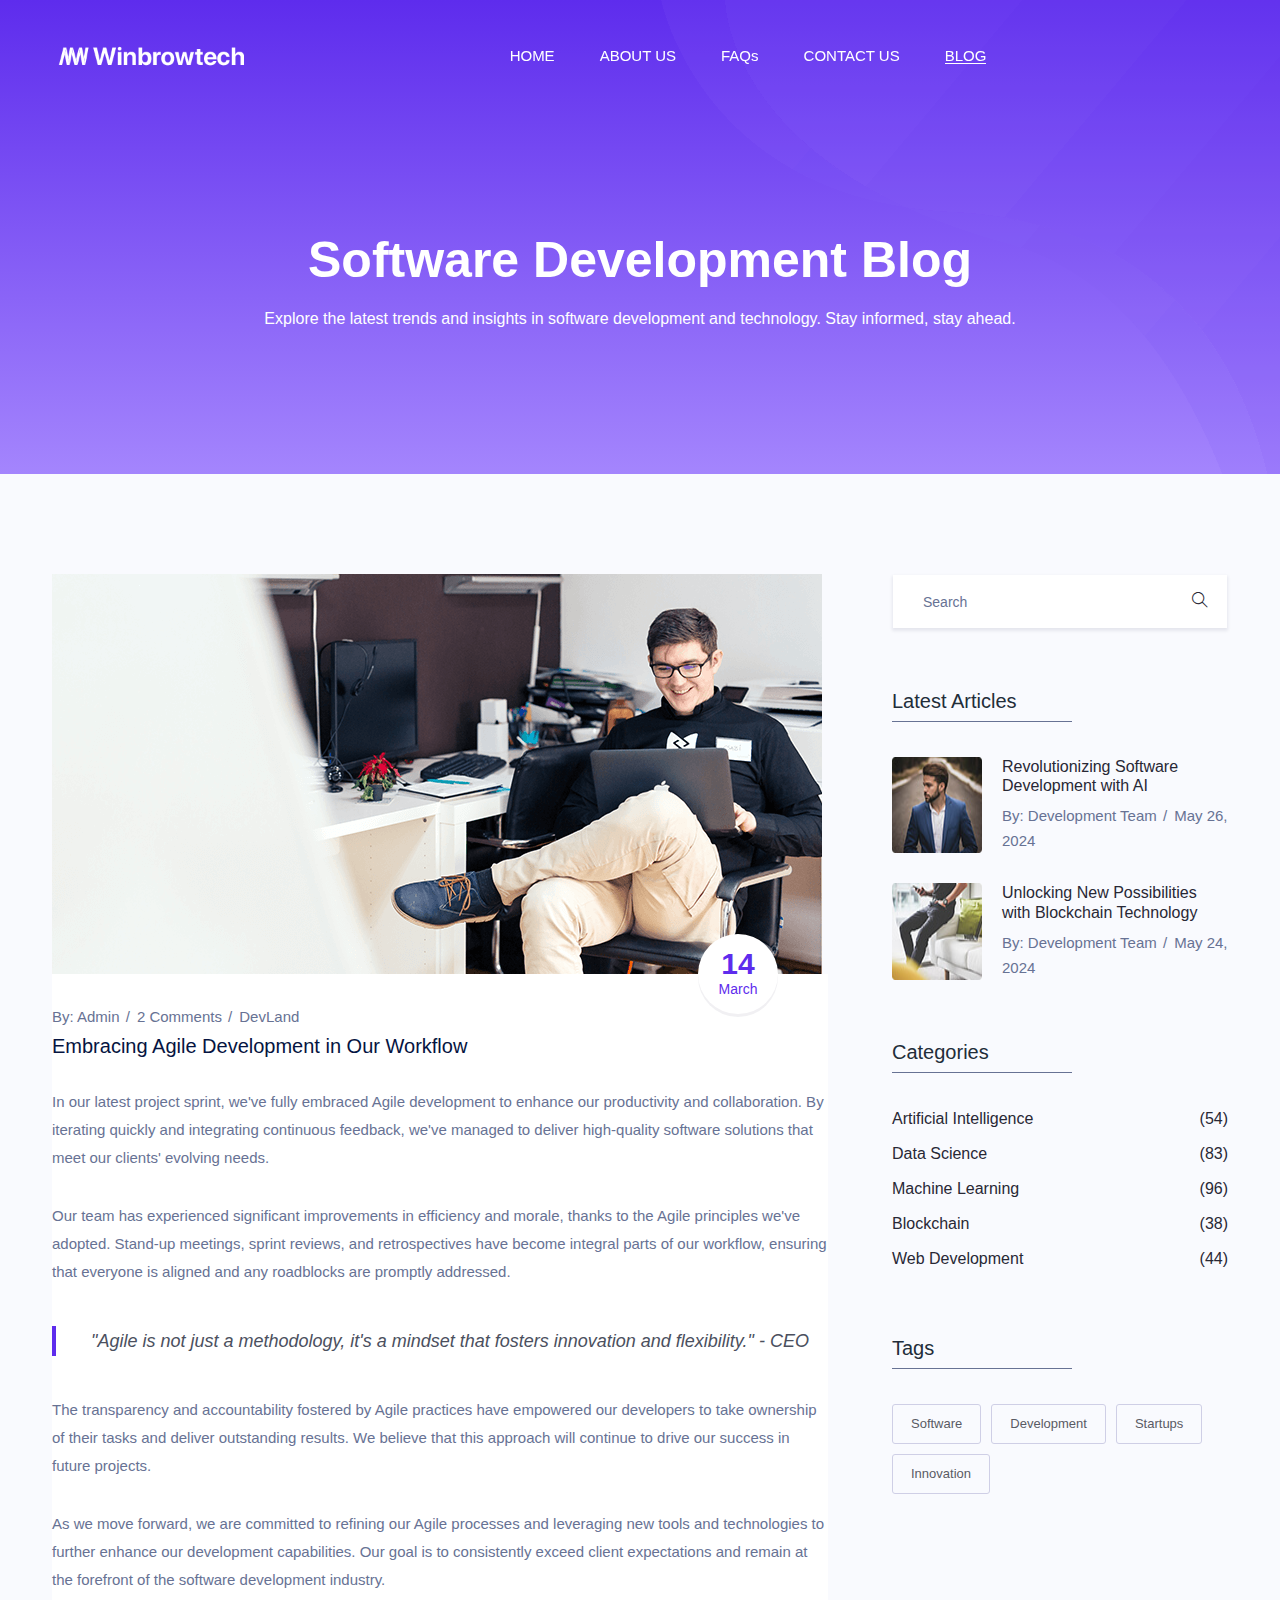
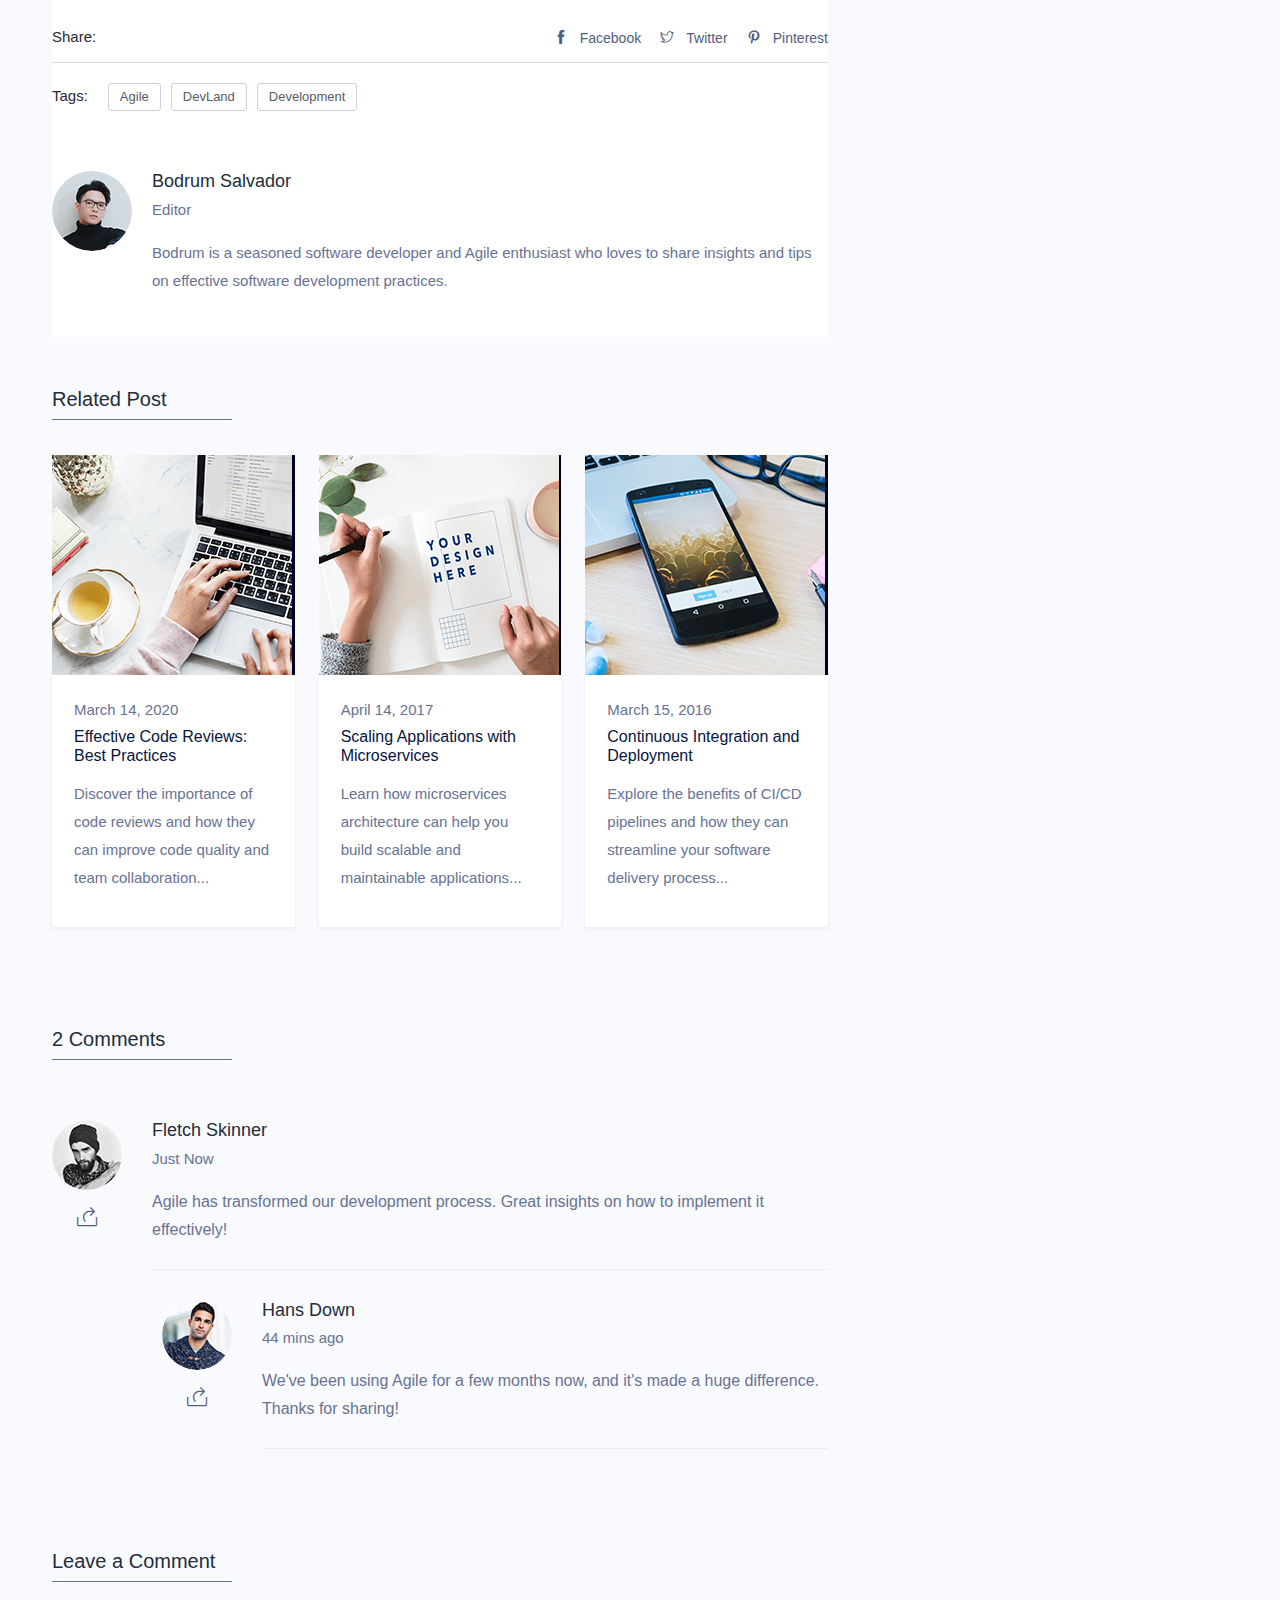
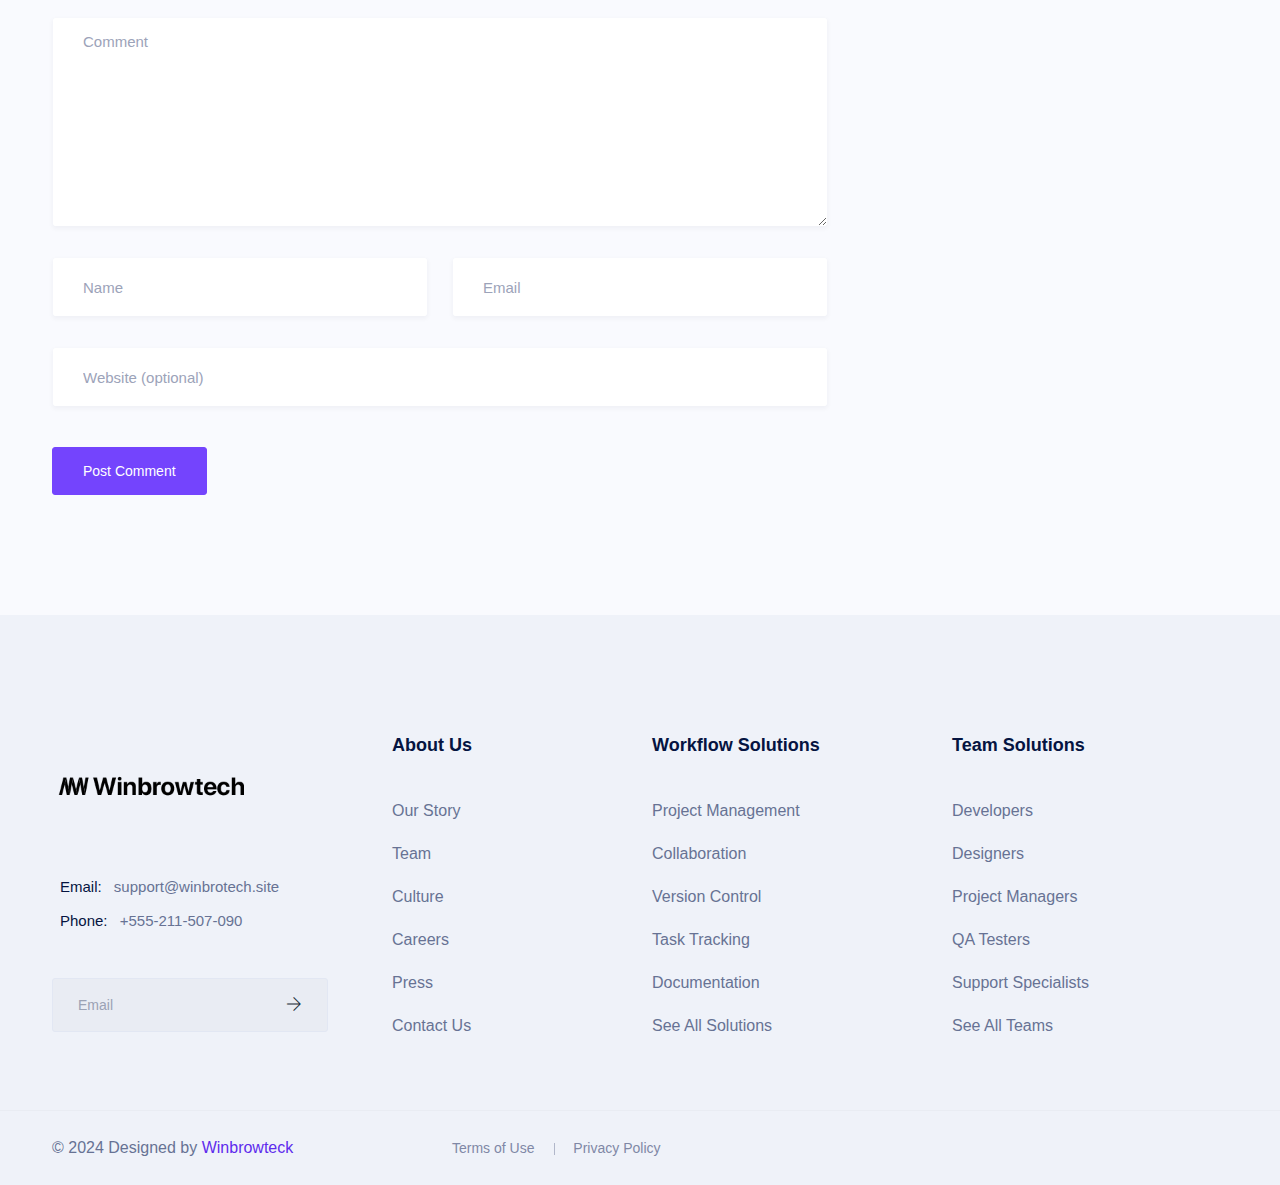
<file: blog-details.html>
<!doctype html>
<html lang="en">


<!-- Mirrored from html.droitlab.com/saasland/blog-single.html by HTTrack Website Copier/3.x [XR&CO'2014], Wed, 13 Mar 2024 10:16:46 GMT -->
<head>
    <!-- Required meta tags -->
    <meta charset="utf-8">
    <meta name="viewport" content="width=device-width, initial-scale=1, shrink-to-fit=no">
    <link rel="shortcut icon" href="img-site/favicon.png" type="image/x-icon">
    <title>Winbrowtech || Software Development</title>
    <!-- Bootstrap CSS -->
    <!-- Bootstrap CSS -->
    <link rel="stylesheet" href="css/bootstrap.min.css">
    <link rel="stylesheet" href="vendors/bootstrap-selector/css/bootstrap-select.min.css">
    <!--icon font css-->
    <link rel="stylesheet" href="vendors/themify-icon/themify-icons.css">
    <link rel="stylesheet" href="vendors/flaticon/flaticon.css">
    <link rel="stylesheet" href="vendors/animation/animate.css">
    <link rel="stylesheet" href="vendors/owl-carousel/assets/owl.carousel.min.css">
    <link rel="stylesheet" href="vendors/magnify-pop/magnific-popup.css">
    <link rel="stylesheet" href="vendors/nice-select/nice-select.css">
    <link rel="stylesheet" href="vendors/scroll/jquery.mCustomScrollbar.min.css">
    <link rel="stylesheet" href="vendors/elagent/style.css">
    <link rel="stylesheet" href="css/style.css">
    <link rel="stylesheet" href="css/responsive.css">
</head>

<body>
    <div id="preloader">
        <div id="ctn-preloader" class="ctn-preloader">
            <div class="animation-preloader">
                <div class="spinner"></div>
                <div class="txt-loading">
                    <span data-text-preloader="W" class="letters-loading">
                        W
                    </span>
                    <span data-text-preloader="I" class="letters-loading">
                        I
                    </span>
                    <span data-text-preloader="N" class="letters-loading">
                        N
                    </span>
                    <span data-text-preloader="B" class="letters-loading">
                        B
                    </span>
                    <span data-text-preloader="R" class="letters-loading">
                        R
                    </span>
                    <span data-text-preloader="O" class="letters-loading">
                        O
                    </span>
                    <span data-text-preloader="W" class="letters-loading">
                        W
                    </span>
                    <span data-text-preloader="T" class="letters-loading">
                        T
                    </span>
                    <span data-text-preloader="E" class="letters-loading">
                        E
                    </span>
                    <span data-text-preloader="C" class="letters-loading">
                        C
                    </span>
                    <span data-text-preloader="H" class="letters-loading">
                        H
                    </span>
                </div>
                <p class="text-center">Loading</p>
            </div>
            <div class="loader">
                <div class="row">
                    <div class="col-3 loader-section section-left">
                        <div class="bg"></div>
                    </div>
                    <div class="col-3 loader-section section-left">
                        <div class="bg"></div>
                    </div>
                    <div class="col-3 loader-section section-right">
                        <div class="bg"></div>
                    </div>
                    <div class="col-3 loader-section section-right">
                        <div class="bg"></div>
                    </div>
                </div>
            </div>
        </div>
    </div>
    <div class="body_wrapper">
        <header class="header_area">
            <nav class="navbar navbar-expand-lg menu_one menu_four">
                <div class="container">
                    <a class="navbar-brand sticky_logo" href="index.html"><img src="img-site/logoW.png" width="200"
                            alt="logo"><img src="img-site/logoB.png" width="200" alt=""></a>
                    <button class="navbar-toggler collapsed" type="button" data-bs-toggle="collapse"
                        data-bs-target="#navbarSupportedContent" aria-controls="navbarSupportedContent"
                        aria-expanded="false" aria-label="Toggle navigation">
                        <span class="menu_toggle">
                            <span class="hamburger">
                                <span></span>
                                <span></span>
                                <span></span>
                            </span>
                            <span class="hamburger-cross">
                                <span></span>
                                <span></span>
                            </span>
                        </span>
                    </button>

                    <div class="collapse navbar-collapse justify-content-between" id="navbarSupportedContent">
                        <ul class="navbar-nav menu w_menu ms-auto me-auto">
                            <li class="nav-item">
                                <a class="nav-link" href="index.html">
                                    HOME
                                </a>
                            </li>
                            <li class= "nav-item ">
                                <a class= "nav-link" href="about.html">
                                    ABOUT US
                                </a>
                            </li>
                            <li class="nav-item ">
                                <a class="nav-link" href="faq.html">
                                    FAQs
                                </a>
                            </li>
                            <li class="nav-item">
                                <a class="nav-link" href="contact.html">
                                    CONTACT US
                                </a>
                            </li>
                            <li class="nav-item active">
                                <a class="nav-link" href="blog.html">
                                    BLOG
                                </a>
                            </li>
                        </ul>
                    </div>
                </div>
            </nav>
        </header>


        <section class="breadcrumb_area">
            <img class="breadcrumb_shap" src="img/breadcrumb/banner_bg.png" alt="">
            <div class="container">
                <div class="breadcrumb_content text-center">
                    <h1 class="f_p f_700 f_size_50 w_color l_height50 mb_20">Software Development Blog</h1>
                    <p class="f_400 w_color f_size_16 l_height26">Explore the latest trends and insights in software development
                        and technology. Stay informed, stay ahead.</p>
                </div>
            </div>
        </section>
        
        <section class="blog_area sec_pad">
            <div class="container">
                <div class="row">
                    <div class="col-lg-8 blog_sidebar_left">
                        <div class="blog_single mb_50">
                            <img class="img-fluid" src="img/blog-grid/blog_single.png" alt="">
                            <div class="blog_content">
                                <div class="post_date">
                                    <h2>14 <span>March</span></h2>
                                </div>
                                <div class="entry_post_info">
                                    By: <a href="#">Admin</a>
                                    <a href="#">2 Comments</a>
                                    <a href="#">DevLand</a>
                                </div>
                                <a href="#">
                                    <h5 class="f_p f_size_20 f_500 t_color mb-30">Embracing Agile Development in Our Workflow</h5>
                                </a>
                                <p class="f_400 mb-30">In our latest project sprint, we've fully embraced Agile development to enhance our productivity and collaboration. By iterating quickly and integrating continuous feedback, we've managed to deliver high-quality software solutions that meet our clients' evolving needs.</p>
                                <p class="f_400 mb_40">Our team has experienced significant improvements in efficiency and morale, thanks to the Agile principles we've adopted. Stand-up meetings, sprint reviews, and retrospectives have become integral parts of our workflow, ensuring that everyone is aligned and any roadblocks are promptly addressed.</p>
                                <blockquote class="blockquote mb_40">
                                    <h6 class="mb-0 f_size_18 l_height30 f_p f_400">"Agile is not just a methodology, it's a mindset that fosters innovation and flexibility." - CEO</h6>
                                </blockquote>
                                <p class="f_400 mb-30">The transparency and accountability fostered by Agile practices have empowered our developers to take ownership of their tasks and deliver outstanding results. We believe that this approach will continue to drive our success in future projects.</p>
                                <p class="f_400 mb-30">As we move forward, we are committed to refining our Agile processes and leveraging new tools and technologies to further enhance our development capabilities. Our goal is to consistently exceed client expectations and remain at the forefront of the software development industry.</p>
                                <div class="post_share">
                                    <div class="post-nam"> Share: </div>
                                    <div class="flex">
                                        <a href="#"><i class="ti-facebook"></i>Facebook</a>
                                        <a href="#"><i class="ti-twitter"></i>Twitter</a>
                                        <a href="#"><i class="ti-pinterest"></i>Pinterest</a>
                                    </div>
                                </div>
                                <div class="post_tag d-flex">
                                    <div class="post-nam"> Tags: </div>
                                    <a href="#">Agile</a>
                                    <a href="#">DevLand</a>
                                    <a href="#">Development</a>
                                </div>
                                <div class="media post_author mt_60">
                                    <img class="rounded-circle" src="img/blog-grid/author_img.png" alt="">
                                    <div class="media-body">
                                        <h5 class="f_p t_color3 f_size_18 f_500">Bodrum Salvador</h5>
                                        <h6 class="f_p f_size_15 f_400 mb_20">Editor</h6>
                                        <p>Bodrum is a seasoned software developer and Agile enthusiast who loves to share insights and tips on effective software development practices.</p>
                                    </div>
                                </div>
                            </div>
                        </div>
                        <div class="blog_post">
                            <div class="widget_title">
                                <h3 class="f_p f_size_20 t_color3">Related Post</h3>
                                <div class="border_bottom"></div>
                            </div>
                            <div class="row">
                                <div class="col-lg-4 col-sm-6">
                                    <div class="blog_post_item">
                                        <div class="blog_img">
                                            <img src="img/blog-grid/post_img_1.png" alt="">
                                        </div>
                                        <div class="blog_content">
                                            <div class="entry_post_info">
                                                <a href="#">March 14, 2020</a>
                                            </div>
                                            <a href="#">
                                                <h5 class="f_p f_size_16 f_500 t_color">Effective Code Reviews: Best Practices</h5>
                                            </a>
                                            <p class="f_400 mb-0">Discover the importance of code reviews and how they can improve code quality and team collaboration...</p>
                                        </div>
                                    </div>
                                </div>
                                <div class="col-lg-4 col-sm-6">
                                    <div class="blog_post_item">
                                        <div class="blog_img">
                                            <img src="img/blog-grid/post_img_2.png" alt="">
                                        </div>
                                        <div class="blog_content">
                                            <div class="entry_post_info">
                                                <a href="#">April 14, 2017</a>
                                            </div>
                                            <a href="#">
                                                <h5 class="f_p f_size_16 f_500 t_color">Scaling Applications with Microservices</h5>
                                            </a>
                                            <p class="f_400 mb-0">Learn how microservices architecture can help you build scalable and maintainable applications...</p>
                                        </div>
                                    </div>
                                </div>
                                <div class="col-lg-4 col-sm-6">
                                    <div class="blog_post_item">
                                        <div class="blog_img">
                                            <img src="img/blog-grid/post_img_3.png" alt="">
                                        </div>
                                        <div class="blog_content">
                                            <div class="entry_post_info">
                                                <a href="#">March 15, 2016</a>
                                            </div>
                                            <a href="#">
                                                <h5 class="f_p f_size_16 f_500 t_color">Continuous Integration and Deployment</h5>
                                            </a>
                                            <p class="f_400 mb-0">Explore the benefits of CI/CD pipelines and how they can streamline your software delivery process...</p>
                                        </div>
                                    </div>
                                </div>
                            </div>
                        </div>
                        <div class="widget_title mt_100">
                            <h3 class="f_p f_size_20 t_color3">2 Comments</h3>
                            <div class="border_bottom"></div>
                        </div>
                        <ul class="comment-box list-unstyled mb-0">
                            <li class="post_comment">
                                <div class="media post_author mt_60">
                                    <div class="media-left">
                                        <img class="rounded-circle" src="img/blog-grid/comment1.png" alt="">
                                        <a href="#" class="replay"><i class="ti-share"></i></a>
                                    </div>
                                    <div class="media-body">
                                        <h5 class="f_p t_color3 f_size_18 f_500">Fletch Skinner</h5>
                                        <h6 class="f_p f_size_15 f_400 mb_20">Just Now</h6>
                                        <p>Agile has transformed our development process. Great insights on how to implement it effectively!</p>
                                    </div>
                                </div>
                                <ul class="reply-comment list-unstyled">
                                    <li class="post-comment">
                                        <div class="media post_author comment-content">
                                            <div class="media-left">
                                                <img class="rounded-circle" src="img/blog-grid/comment2.png" alt="">
                                                <a href="#" class="replay"><i class="ti-share"></i></a>
                                            </div>
                                            <div class="media-body">
                                                <h5 class="f_p t_color3 f_size_18 f_500">Hans Down</h5>
                                                <h6 class="f_p f_size_15 f_400 mb_20">44 mins ago</h6>
                                                <p>We've been using Agile for a few months now, and it's made a huge difference. Thanks for sharing!</p>
                                            </div>
                                        </div>
                                    </li>
                                </ul>
                            </li>
                        </ul>
                        <div class="widget_title mt_100">
                            <h3 class="f_p f_size_20 t_color3">Leave a Comment</h3>
                            <div class="border_bottom"></div>
                        </div>
                        <form class="get_quote_form row" action="#" method="post">
                            <div class="col-md-12 form-group">
                                <textarea class="form-control message" placeholder="Comment"></textarea>
                            </div>
                            <div class="col-md-6 form-group">
                                <input type="text" class="form-control" id="name" placeholder="Name">
                            </div>
                            <div class="col-md-6 form-group">
                                <input type="email" class="form-control" id="email" placeholder="Email">
                            </div>
                            <div class="col-md-12 form-group">
                                <input type="text" class="form-control" id="website" placeholder="Website (optional)">
                            </div>
                            <div class="col-md-12"><button class="btn btn_three btn_hover f_size_15 f_500" type="submit">Post Comment</button></div>
                        </form>
                    </div>
                    
                       
                    <div class="col-lg-4">
                        <div class="blog-sidebar">
                            <div class="widget sidebar_widget widget_search">
                                <form action="#" class="search-form input-group">
                                    <input type="search" class="form-control widget_input" placeholder="Search">
                                    <button type="submit"><i class="ti-search"></i></button>
                                </form>
                            </div>
                            <div class="widget sidebar_widget widget_recent_post mt_60">
                                <div class="widget_title">
                                    <h3 class="f_p f_size_20 t_color3">Latest Articles</h3>
                                    <div class="border_bottom"></div>
                                </div>
                                <div class="media post_item">
                                    <img src="img/blog-grid/post_1.jpg" alt="">
                                    <div class="media-body">
                                        <a href="#">
                                            <h3 class="f_size_16 f_p f_400">Revolutionizing Software Development with AI</h3>
                                        </a>
                                        <div class="entry_post_info">
                                            By: <a href="#">Development Team</a>
                                            <a href="#">May 26, 2024</a>
                                        </div>
                                    </div>
                                </div>
                                <div class="media post_item">
                                    <img src="img/blog-grid/post_2.jpg" alt="">
                                    <div class="media-body">
                                        <a href="#">
                                            <h3 class="f_size_16 f_p f_400">Unlocking New Possibilities with Blockchain Technology</h3>
                                        </a>
                                        <div class="entry_post_info">
                                            By: <a href="#">Development Team</a>
                                            <a href="#">May 24, 2024</a>
                                        </div>
                                    </div>
                                </div>
                            </div>
                            <div class="widget sidebar_widget widget_categorie mt_60">
                                <div class="widget_title">
                                    <h3 class="f_p f_size_20 t_color3">Categories</h3>
                                    <div class="border_bottom"></div>
                                </div>
                                <ul class="list-unstyled">
                                    <li> <a href="#"><span>Artificial Intelligence</span><em>(54)</em></a> </li>
                                    <li> <a href="#"><span>Data Science</span><em>(83)</em></a> </li>
                                    <li> <a href="#"><span>Machine Learning</span><em>(96)</em></a> </li>
                                    <li> <a href="#"><span>Blockchain</span><em>(38)</em></a> </li>
                                    <li> <a href="#"><span>Web Development</span><em>(44)</em></a> </li>
                                </ul>
                            </div>
                            <div class="widget sidebar_widget widget_tag_cloud mt_60">
                                <div class="widget_title">
                                    <h3 class="f_p f_size_20 t_color3">Tags</h3>
                                    <div class="border_bottom"></div>
                                </div>
                                <div class="post-tags">
                                    <a href="#">Software</a>
                                    <a href="#">Development</a>
                                    <a href="#">Startups</a>
                                    <a href="#">Innovation</a>
                                </div>
                            </div>
                        </div>
                    </div>

                </div>
            </div>
        </section>

      
        <footer class="footer_area footer_area_four f_bg">
            <div class="footer_top">
                <div class="container">
                    <div class="row">
                        <div class="col-lg-3 col-md-6">
                            <div class="f_widget company_widget">
                                <a href="index.html" class="f-logo"><img src="img-site/logoB.png" width="200"
                                        alt=""></a>
                                <div class="widget-wrap">
                                    <p class="f_400 f_p f_size_15 mb-0 l_height34"><span>Email:</span> <a
                                            href="mailto:support@winbrotech.site" class="f_400">support@winbrotech.site</a></p>
                                    <p class="f_400 f_p f_size_15 mb-0 l_height34"><span>Phone:</span> <a
                                            href="tel:+1234567890" class="f_400">+555-211-507-090</a></p>
                                </div>
                                <form action="#" class="f_subscribe mailchimp" method="post">
                                    <input type="text" name="EMAIL" class="form-control memail" placeholder="Email">
                                    <button class="btn btn-submit" type="submit"><i class="ti-arrow-right"></i></button>
                                    <p class="mchimp-errmessage" style="display: none;"></p>
                                    <p class="mchimp-sucmessage" style="display: none;"></p>
                                </form>
                            </div>
                        </div>
                        <div class="col-lg-3 col-md-6">
                            <div class="f_widget about-widget pl_40">
                                <h3 class="f-title f_600 t_color f_size_18 mb_40">About Us</h3>
                                <ul class="list-unstyled f_list">
                                    <li><a href="#">Our Story</a></li>
                                    <li><a href="#">Team</a></li>
                                    <li><a href="#">Culture</a></li>
                                    <li><a href="#">Careers</a></li>
                                    <li><a href="#">Press</a></li>
                                    <li><a href="#">Contact Us</a></li>
                                </ul>
                            </div>
                        </div>
                        <div class="col-lg-3 col-md-6">
                            <div class="f_widget about-widget">
                                <h3 class="f-title f_600 t_color f_size_18 mb_40">Workflow Solutions</h3>
                                <ul class="list-unstyled f_list">
                                    <li><a href="#">Project Management</a></li>
                                    <li><a href="#">Collaboration</a></li>
                                    <li><a href="#">Version Control</a></li>
                                    <li><a href="#">Task Tracking</a></li>
                                    <li><a href="#">Documentation</a></li>
                                    <li><a href="#">See All Solutions</a></li>
                                </ul>
                            </div>
                        </div>
                        <div class="col-lg-3 col-md-6">
                            <div class="f_widget about-widget">
                                <h3 class="f-title f_600 t_color f_size_18 mb_40">Team Solutions</h3>
                                <ul class="list-unstyled f_list">
                                    <li><a href="#">Developers</a></li>
                                    <li><a href="#">Designers</a></li>
                                    <li><a href="#">Project Managers</a></li>
                                    <li><a href="#">QA Testers</a></li>
                                    <li><a href="#">Support Specialists</a></li>
                                    <li><a href="#">See All Teams</a></li>
                                </ul>
                            </div>
                        </div>
                    </div>
                </div>
            </div>
            <div class="footer_bottom">
                <div class="container">
                    <div class="row align-items-center">
                        <div class="col-lg-4 col-md-5 col-sm-6">
                            <p class="mb-0 f_400">© 2024 Designed by <a href="#">Winbrowteck</a></p>
                        </div>
                        <div class="col-lg-4 col-md-4 col-sm-12">
                            <ul class="list-unstyled f_menu text-right">
                                <li><a href="#">Terms of Use</a></li>
                                <li><a href="#">Privacy Policy</a></li>
                            </ul>
                        </div>
                    </div>
                </div>
            </div>
        </footer>
    </div>
    <!-- Optional JavaScript -->
    <!-- jQuery first, then Popper.js, then Bootstrap JS -->
    <script src="js/jquery-3.6.0.min.js"></script>
    <script src="js/popper.min.js"></script>
    <script src="js/bootstrap.min.js"></script>
    <script src="vendors/wow/wow.min.js"></script>
    <script src="vendors/sckroller/jquery.parallax-scroll.js"></script>
    <script src="vendors/owl-carousel/owl.carousel.min.js"></script>
    <script src="vendors/imagesloaded/imagesloaded.pkgd.min.js"></script>
    <script src="vendors/isotope/isotope-min.js"></script>
    <script src="vendors/magnify-pop/jquery.magnific-popup.min.js"></script>
    <script src="vendors/nice-select/jquery.nice-select.min.js"></script>
    <script src="vendors/scroll/jquery.mCustomScrollbar.concat.min.js"></script>
    <script src="js/plugins.js"></script>
    <script src="vendors/slick/slick.js"></script>
    <script src="js/main.js"></script>
</body>


<!-- Mirrored from html.droitlab.com/saasland/blog-single.html by HTTrack Website Copier/3.x [XR&CO'2014], Wed, 13 Mar 2024 10:16:49 GMT -->
</html>
</file>
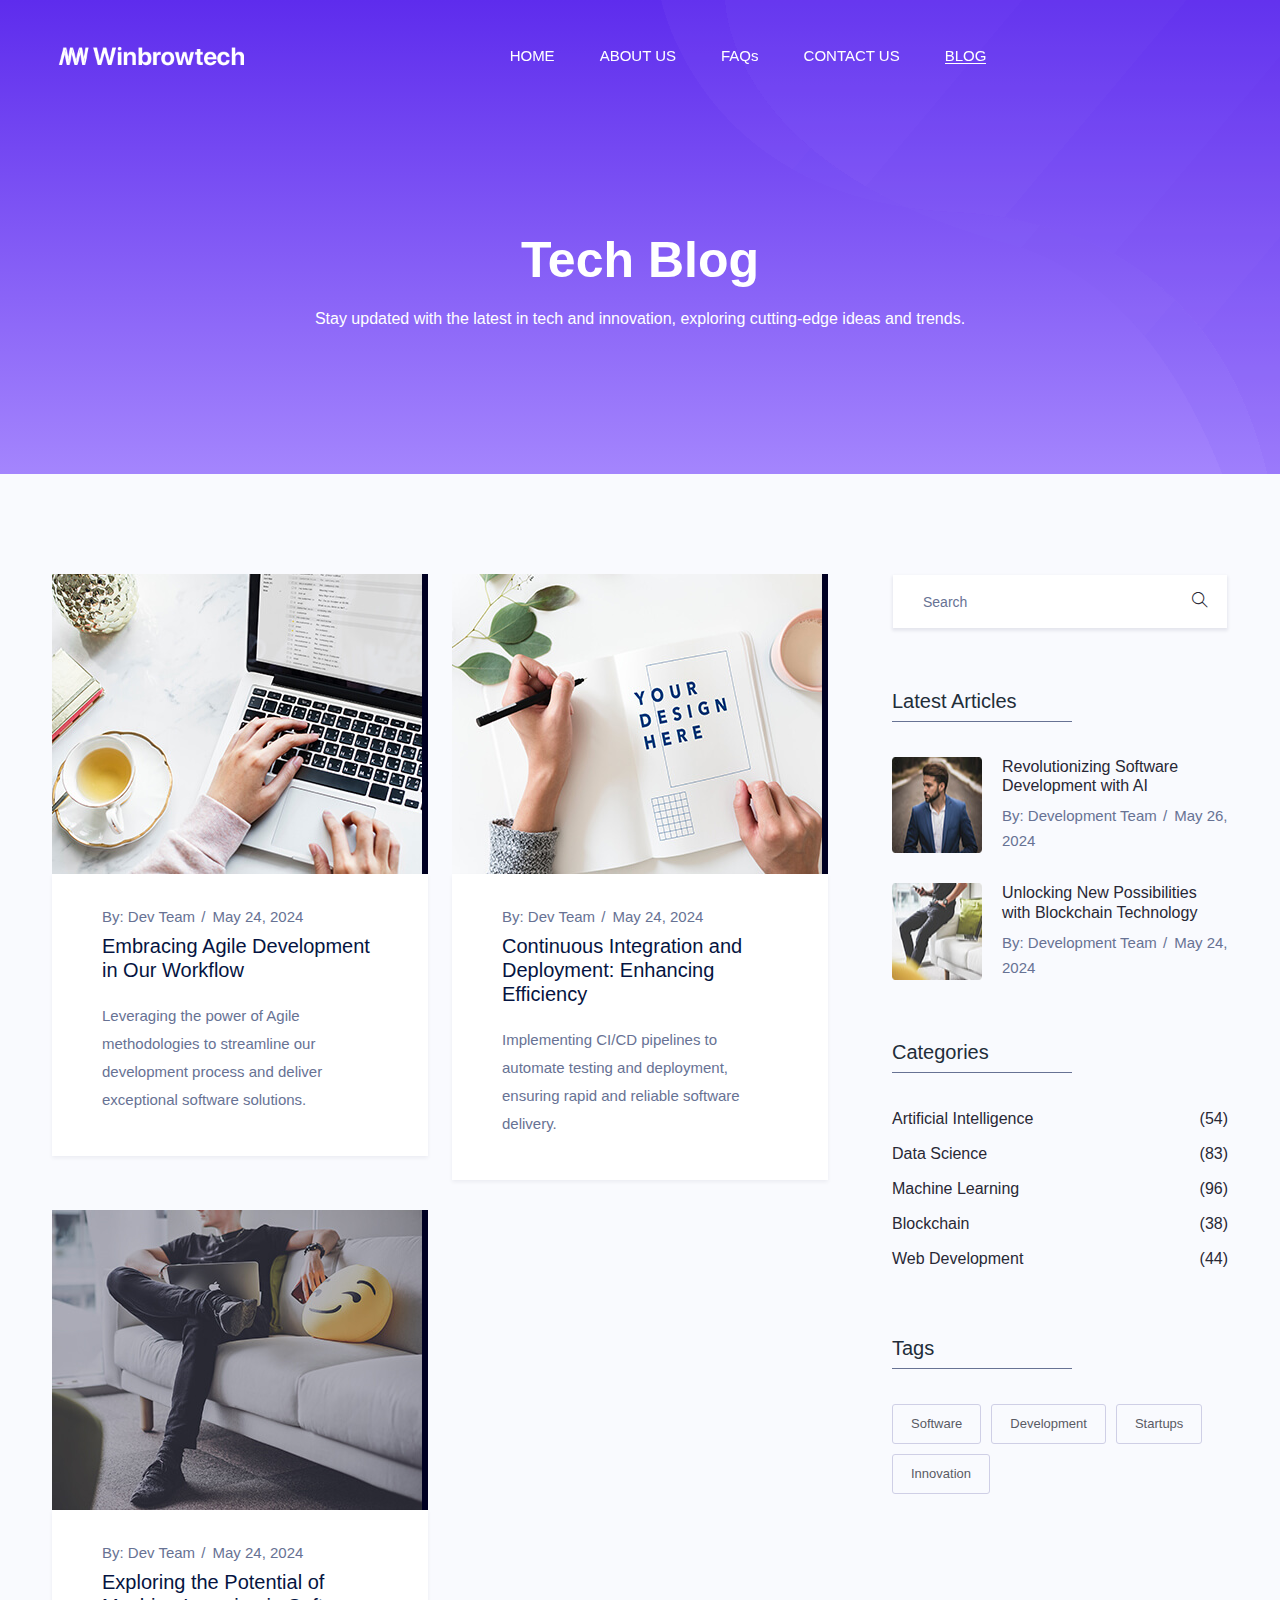
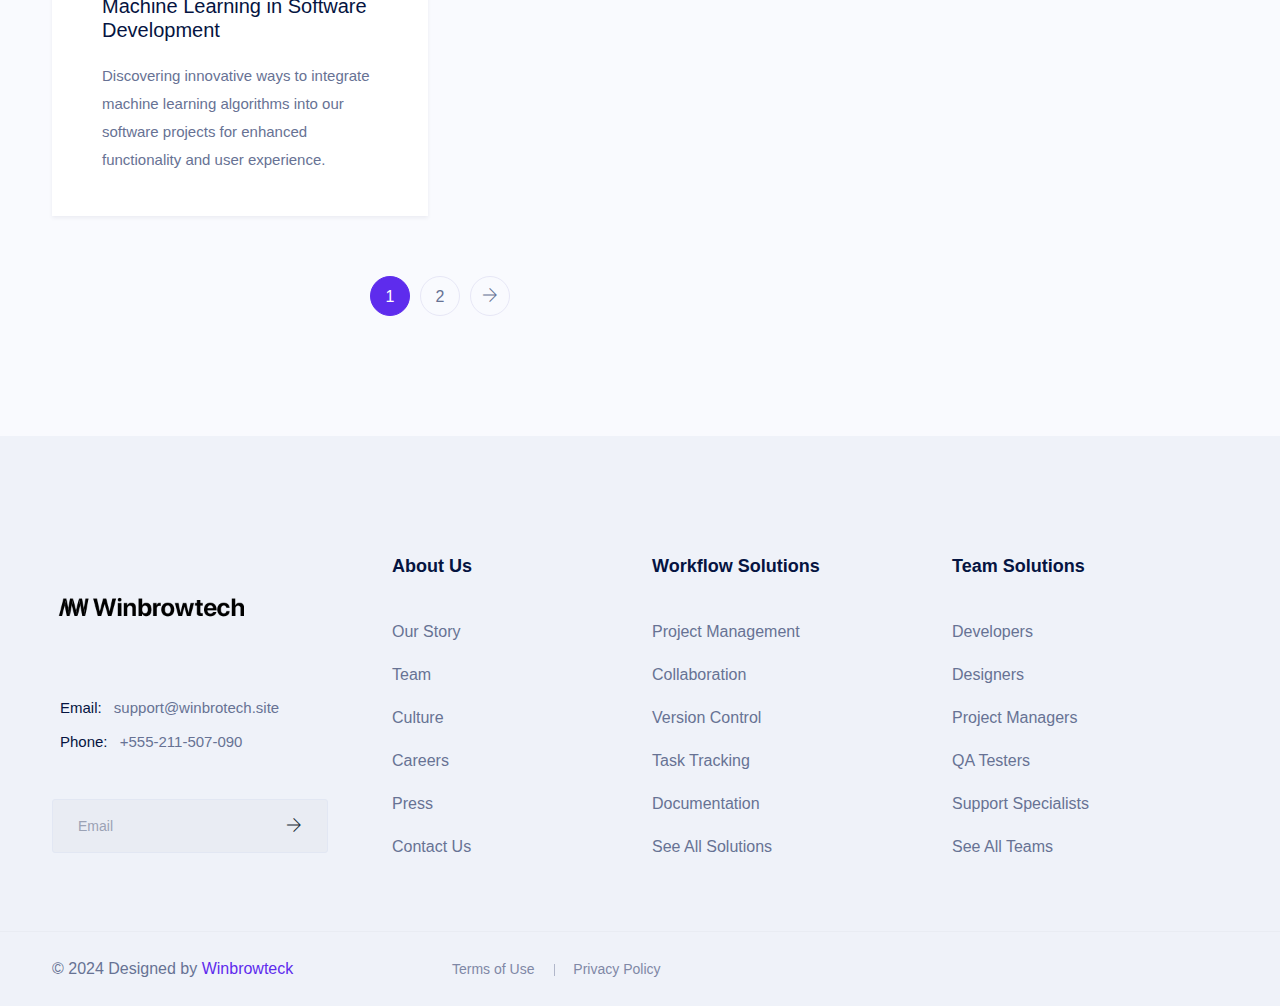
<file: blog.html>
<!doctype html>
<html lang="en">


<!-- Mirrored from html.droitlab.com/saasland/blog-grid.html by HTTrack Website Copier/3.x [XR&CO'2014], Wed, 13 Mar 2024 10:16:13 GMT -->
<head>
    <!-- Required meta tags -->
    <meta charset="utf-8">
    <meta name="viewport" content="width=device-width, initial-scale=1, shrink-to-fit=no">
    <link rel="shortcut icon" href="img-site/favicon.png" type="image/x-icon">
    <title>Winbrowtech || Software Development</title>
    <!-- Bootstrap CSS -->
    <!-- Bootstrap CSS -->
    <link rel="stylesheet" href="css/bootstrap.min.css">
    <link rel="stylesheet" href="vendors/bootstrap-selector/css/bootstrap-select.min.css">
    <!--icon font css-->
    <link rel="stylesheet" href="vendors/themify-icon/themify-icons.css">
    <link rel="stylesheet" href="vendors/flaticon/flaticon.css">
    <link rel="stylesheet" href="vendors/animation/animate.css">
    <link rel="stylesheet" href="vendors/owl-carousel/assets/owl.carousel.min.css">
    <link rel="stylesheet" href="vendors/magnify-pop/magnific-popup.css">
    <link rel="stylesheet" href="vendors/nice-select/nice-select.css">
    <link rel="stylesheet" href="vendors/scroll/jquery.mCustomScrollbar.min.css">
    <link rel="stylesheet" href="vendors/elagent/style.css">
    <link rel="stylesheet" href="css/style.css">
    <link rel="stylesheet" href="css/responsive.css">
</head>
<body>
    <div id="preloader">
        <div id="ctn-preloader" class="ctn-preloader">
            <div class="animation-preloader">
                <div class="spinner"></div>
                <div class="txt-loading">
                    <span data-text-preloader="W" class="letters-loading">
                        W
                    </span>
                    <span data-text-preloader="I" class="letters-loading">
                        I
                    </span>
                    <span data-text-preloader="N" class="letters-loading">
                        N
                    </span>
                    <span data-text-preloader="B" class="letters-loading">
                        B
                    </span>
                    <span data-text-preloader="R" class="letters-loading">
                        R
                    </span>
                    <span data-text-preloader="O" class="letters-loading">
                        O
                    </span>
                    <span data-text-preloader="W" class="letters-loading">
                        W
                    </span>
                    <span data-text-preloader="T" class="letters-loading">
                        T
                    </span>
                    <span data-text-preloader="E" class="letters-loading">
                        E
                    </span>
                    <span data-text-preloader="C" class="letters-loading">
                        C
                    </span>
                    <span data-text-preloader="H" class="letters-loading">
                        H
                    </span>
                </div>
                <p class="text-center">Loading</p>
            </div>
            <div class="loader">
                <div class="row">
                    <div class="col-3 loader-section section-left">
                        <div class="bg"></div>
                    </div>
                    <div class="col-3 loader-section section-left">
                        <div class="bg"></div>
                    </div>
                    <div class="col-3 loader-section section-right">
                        <div class="bg"></div>
                    </div>
                    <div class="col-3 loader-section section-right">
                        <div class="bg"></div>
                    </div>
                </div>
            </div>
        </div>
    </div>
    <div class="body_wrapper">
        <header class="header_area">
            <nav class="navbar navbar-expand-lg menu_one menu_four">
                <div class="container">
                    <a class="navbar-brand sticky_logo" href="index.html"><img src="img-site/logoW.png" width="200"
                            alt="logo"><img src="img-site/logoB.png" width="200" alt=""></a>
                    <button class="navbar-toggler collapsed" type="button" data-bs-toggle="collapse"
                        data-bs-target="#navbarSupportedContent" aria-controls="navbarSupportedContent"
                        aria-expanded="false" aria-label="Toggle navigation">
                        <span class="menu_toggle">
                            <span class="hamburger">
                                <span></span>
                                <span></span>
                                <span></span>
                            </span>
                            <span class="hamburger-cross">
                                <span></span>
                                <span></span>
                            </span>
                        </span>
                    </button>

                    <div class="collapse navbar-collapse justify-content-between" id="navbarSupportedContent">
                        <ul class="navbar-nav menu w_menu ms-auto me-auto">
                            <li class="nav-item">
                                <a class="nav-link" href="index.html">
                                    HOME
                                </a>
                            </li>
                            <li class= "nav-item">
                                <a class= "nav-link" href="about.html">
                                    ABOUT US
                                </a>
                            </li>
                            <li class="nav-item ">
                                <a class="nav-link" href="faq.html">
                                    FAQs
                                </a>
                            </li>
                            <li class="nav-item">
                                <a class="nav-link" href="contact.html">
                                    CONTACT US
                                </a>
                            </li>
                            <li class="nav-item active">
                                <a class="nav-link" href="blog.html">
                                    BLOG
                                </a>
                            </li>
                        </ul>
                    </div>
                </div>
            </nav>
        </header>


        <section class="breadcrumb_area">
            <img class="breadcrumb_shap" src="img/breadcrumb/banner_bg.png" alt="">
            <div class="container">
                <div class="breadcrumb_content text-center">
                    <h1 class="f_p f_700 f_size_50 w_color l_height50 mb_20">Tech Blog</h1>
                    <p class="f_400 w_color f_size_16 l_height26">Stay updated with the latest in tech and innovation,
                        exploring cutting-edge ideas and trends.</p>
                </div>
            </div>
        </section>
        

        <section class="blog_area sec_pad">
            <div class="container">
                <div class="row">
                    <div class="col-lg-8">
                        <div class="row">
                            <div class="col-lg-6 col-sm-6">
                                <div class="blog_grid_item mb-30">
                                    <div class="blog_img">
                                        <img src="img/blog-grid/blog-grid1.jpg" alt="">
                                    </div>
                                    <div class="blog_content">
                                        <div class="entry_post_info">
                                            By: <a href="#">Dev Team</a>
                                            <a href="#">May 24, 2024</a>
                                        </div>
                                        <a href="blog-details.html">
                                            <h5 class="f_p f_size_20 f_500 t_color mb_20">Embracing Agile Development in Our Workflow</h5>
                                        </a>
                                        <p class="f_400 mb-0">Leveraging the power of Agile methodologies to streamline our development process and deliver exceptional software solutions.</p>
                                    </div>
                                </div>
                            </div>
                            <div class="col-lg-6 col-sm-6">
                                <div class="blog_grid_item mb-30">
                                    <div class="blog_img">
                                        <img src="img/blog-grid/blog-grid2.jpg" alt="">
                                    </div>
                                    <div class="blog_content">
                                        <div class="entry_post_info">
                                            By: <a href="#">Dev Team</a>
                                            <a href="#">May 24, 2024</a>
                                        </div>
                                        <a href="blog-details-2.html">
                                            <h5 class="f_p f_size_20 f_500 t_color mb_20">Continuous Integration and Deployment: Enhancing Efficiency</h5>
                                        </a>
                                        <p class="f_400 mb-0">Implementing CI/CD pipelines to automate testing and deployment, ensuring rapid and reliable software delivery.</p>
                                    </div>
                                </div>
                            </div>
                            <div class="col-lg-6 col-sm-6">
                                <div class="blog_grid_item mb-30">
                                    <div class="blog_img">
                                        <img src="img/blog-grid/blog-grid3.jpg" alt="">
                                    </div>
                                    <div class="blog_content">
                                        <div class="entry_post_info">
                                            By: <a href="#">Dev Team</a>
                                            <a href="#">May 24, 2024</a>
                                        </div>
                                        <a href="blog-details-3.html">
                                            <h5 class="f_p f_size_20 f_500 t_color mb_20">Exploring the Potential of Machine Learning in Software Development</h5>
                                        </a>
                                        <p class="f_400 mb-0">Discovering innovative ways to integrate machine learning algorithms into our software projects for enhanced functionality and user experience.</p>
                                    </div>
                                </div>
                            </div>
                            <ul class="col-lg-12 list-unstyled page-numbers shop_page_number text-left mt_30">
                                <li><span aria-current="page" class="page-numbers current">1</span></li>
                                <li><a class="page-numbers" href="#">2</a></li>
                                <li><a class="next page-numbers" href="#"><i class="ti-arrow-right"></i></a></li>
                            </ul>
                        </div>
                    </div>
                    
                    
                    <div class="col-lg-4">
                        <div class="blog-sidebar">
                            <div class="widget sidebar_widget widget_search">
                                <form action="#" class="search-form input-group">
                                    <input type="search" class="form-control widget_input" placeholder="Search">
                                    <button type="submit"><i class="ti-search"></i></button>
                                </form>
                            </div>
                            <div class="widget sidebar_widget widget_recent_post mt_60">
                                <div class="widget_title">
                                    <h3 class="f_p f_size_20 t_color3">Latest Articles</h3>
                                    <div class="border_bottom"></div>
                                </div>
                                <div class="media post_item">
                                    <img src="img/blog-grid/post_1.jpg" alt="">
                                    <div class="media-body">
                                        <a href="#">
                                            <h3 class="f_size_16 f_p f_400">Revolutionizing Software Development with AI</h3>
                                        </a>
                                        <div class="entry_post_info">
                                            By: <a href="#">Development Team</a>
                                            <a href="#">May 26, 2024</a>
                                        </div>
                                    </div>
                                </div>
                                <div class="media post_item">
                                    <img src="img/blog-grid/post_2.jpg" alt="">
                                    <div class="media-body">
                                        <a href="#">
                                            <h3 class="f_size_16 f_p f_400">Unlocking New Possibilities with Blockchain Technology</h3>
                                        </a>
                                        <div class="entry_post_info">
                                            By: <a href="#">Development Team</a>
                                            <a href="#">May 24, 2024</a>
                                        </div>
                                    </div>
                                </div>
                            </div>
                            <div class="widget sidebar_widget widget_categorie mt_60">
                                <div class="widget_title">
                                    <h3 class="f_p f_size_20 t_color3">Categories</h3>
                                    <div class="border_bottom"></div>
                                </div>
                                <ul class="list-unstyled">
                                    <li> <a href="#"><span>Artificial Intelligence</span><em>(54)</em></a> </li>
                                    <li> <a href="#"><span>Data Science</span><em>(83)</em></a> </li>
                                    <li> <a href="#"><span>Machine Learning</span><em>(96)</em></a> </li>
                                    <li> <a href="#"><span>Blockchain</span><em>(38)</em></a> </li>
                                    <li> <a href="#"><span>Web Development</span><em>(44)</em></a> </li>
                                </ul>
                            </div>
                            <div class="widget sidebar_widget widget_tag_cloud mt_60">
                                <div class="widget_title">
                                    <h3 class="f_p f_size_20 t_color3">Tags</h3>
                                    <div class="border_bottom"></div>
                                </div>
                                <div class="post-tags">
                                    <a href="#">Software</a>
                                    <a href="#">Development</a>
                                    <a href="#">Startups</a>
                                    <a href="#">Innovation</a>
                                </div>
                            </div>
                        </div>
                    </div>
                    

                </div>
            </div>
        </section>

       
        <footer class="footer_area footer_area_four f_bg">
            <div class="footer_top">
                <div class="container">
                    <div class="row">
                        <div class="col-lg-3 col-md-6">
                            <div class="f_widget company_widget">
                                <a href="index.html" class="f-logo"><img src="img-site/logoB.png" width="200"
                                        alt=""></a>
                                <div class="widget-wrap">
                                    <p class="f_400 f_p f_size_15 mb-0 l_height34"><span>Email:</span> <a
                                            href="mailto:support@winbrotech.site" class="f_400">support@winbrotech.site</a></p>
                                    <p class="f_400 f_p f_size_15 mb-0 l_height34"><span>Phone:</span> <a
                                            href="tel:+1234567890" class="f_400">+555-211-507-090</a></p>
                                </div>
                                <form action="#" class="f_subscribe mailchimp" method="post">
                                    <input type="text" name="EMAIL" class="form-control memail" placeholder="Email">
                                    <button class="btn btn-submit" type="submit"><i class="ti-arrow-right"></i></button>
                                    <p class="mchimp-errmessage" style="display: none;"></p>
                                    <p class="mchimp-sucmessage" style="display: none;"></p>
                                </form>
                            </div>
                        </div>
                        <div class="col-lg-3 col-md-6">
                            <div class="f_widget about-widget pl_40">
                                <h3 class="f-title f_600 t_color f_size_18 mb_40">About Us</h3>
                                <ul class="list-unstyled f_list">
                                    <li><a href="#">Our Story</a></li>
                                    <li><a href="#">Team</a></li>
                                    <li><a href="#">Culture</a></li>
                                    <li><a href="#">Careers</a></li>
                                    <li><a href="#">Press</a></li>
                                    <li><a href="#">Contact Us</a></li>
                                </ul>
                            </div>
                        </div>
                        <div class="col-lg-3 col-md-6">
                            <div class="f_widget about-widget">
                                <h3 class="f-title f_600 t_color f_size_18 mb_40">Workflow Solutions</h3>
                                <ul class="list-unstyled f_list">
                                    <li><a href="#">Project Management</a></li>
                                    <li><a href="#">Collaboration</a></li>
                                    <li><a href="#">Version Control</a></li>
                                    <li><a href="#">Task Tracking</a></li>
                                    <li><a href="#">Documentation</a></li>
                                    <li><a href="#">See All Solutions</a></li>
                                </ul>
                            </div>
                        </div>
                        <div class="col-lg-3 col-md-6">
                            <div class="f_widget about-widget">
                                <h3 class="f-title f_600 t_color f_size_18 mb_40">Team Solutions</h3>
                                <ul class="list-unstyled f_list">
                                    <li><a href="#">Developers</a></li>
                                    <li><a href="#">Designers</a></li>
                                    <li><a href="#">Project Managers</a></li>
                                    <li><a href="#">QA Testers</a></li>
                                    <li><a href="#">Support Specialists</a></li>
                                    <li><a href="#">See All Teams</a></li>
                                </ul>
                            </div>
                        </div>
                    </div>
                </div>
            </div>
            <div class="footer_bottom">
                <div class="container">
                    <div class="row align-items-center">
                        <div class="col-lg-4 col-md-5 col-sm-6">
                            <p class="mb-0 f_400">© 2024 Designed by <a href="#">Winbrowteck</a></p>
                        </div>
                        <div class="col-lg-4 col-md-4 col-sm-12">
                            <ul class="list-unstyled f_menu text-right">
                                <li><a href="#">Terms of Use</a></li>
                                <li><a href="#">Privacy Policy</a></li>
                            </ul>
                        </div>
                    </div>
                </div>
            </div>
        </footer>
    </div>
    <!-- Optional JavaScript -->
    <!-- jQuery first, then Popper.js, then Bootstrap JS -->
    <script src="js/jquery-3.6.0.min.js"></script>
    <script src="js/popper.min.js"></script>
    <script src="js/bootstrap.min.js"></script>
    <script src="vendors/wow/wow.min.js"></script>
    <script src="vendors/sckroller/jquery.parallax-scroll.js"></script>
    <script src="vendors/owl-carousel/owl.carousel.min.js"></script>
    <script src="vendors/imagesloaded/imagesloaded.pkgd.min.js"></script>
    <script src="vendors/isotope/isotope-min.js"></script>
    <script src="vendors/magnify-pop/jquery.magnific-popup.min.js"></script>
    <script src="vendors/nice-select/jquery.nice-select.min.js"></script>
    <script src="vendors/scroll/jquery.mCustomScrollbar.concat.min.js"></script>
    <script src="js/plugins.js"></script>
    <script src="vendors/slick/slick.js"></script>
    <script src="js/main.js"></script>
</body>


<!-- Mirrored from html.droitlab.com/saasland/blog-grid.html by HTTrack Website Copier/3.x [XR&CO'2014], Wed, 13 Mar 2024 10:16:19 GMT -->
</html>
</file>
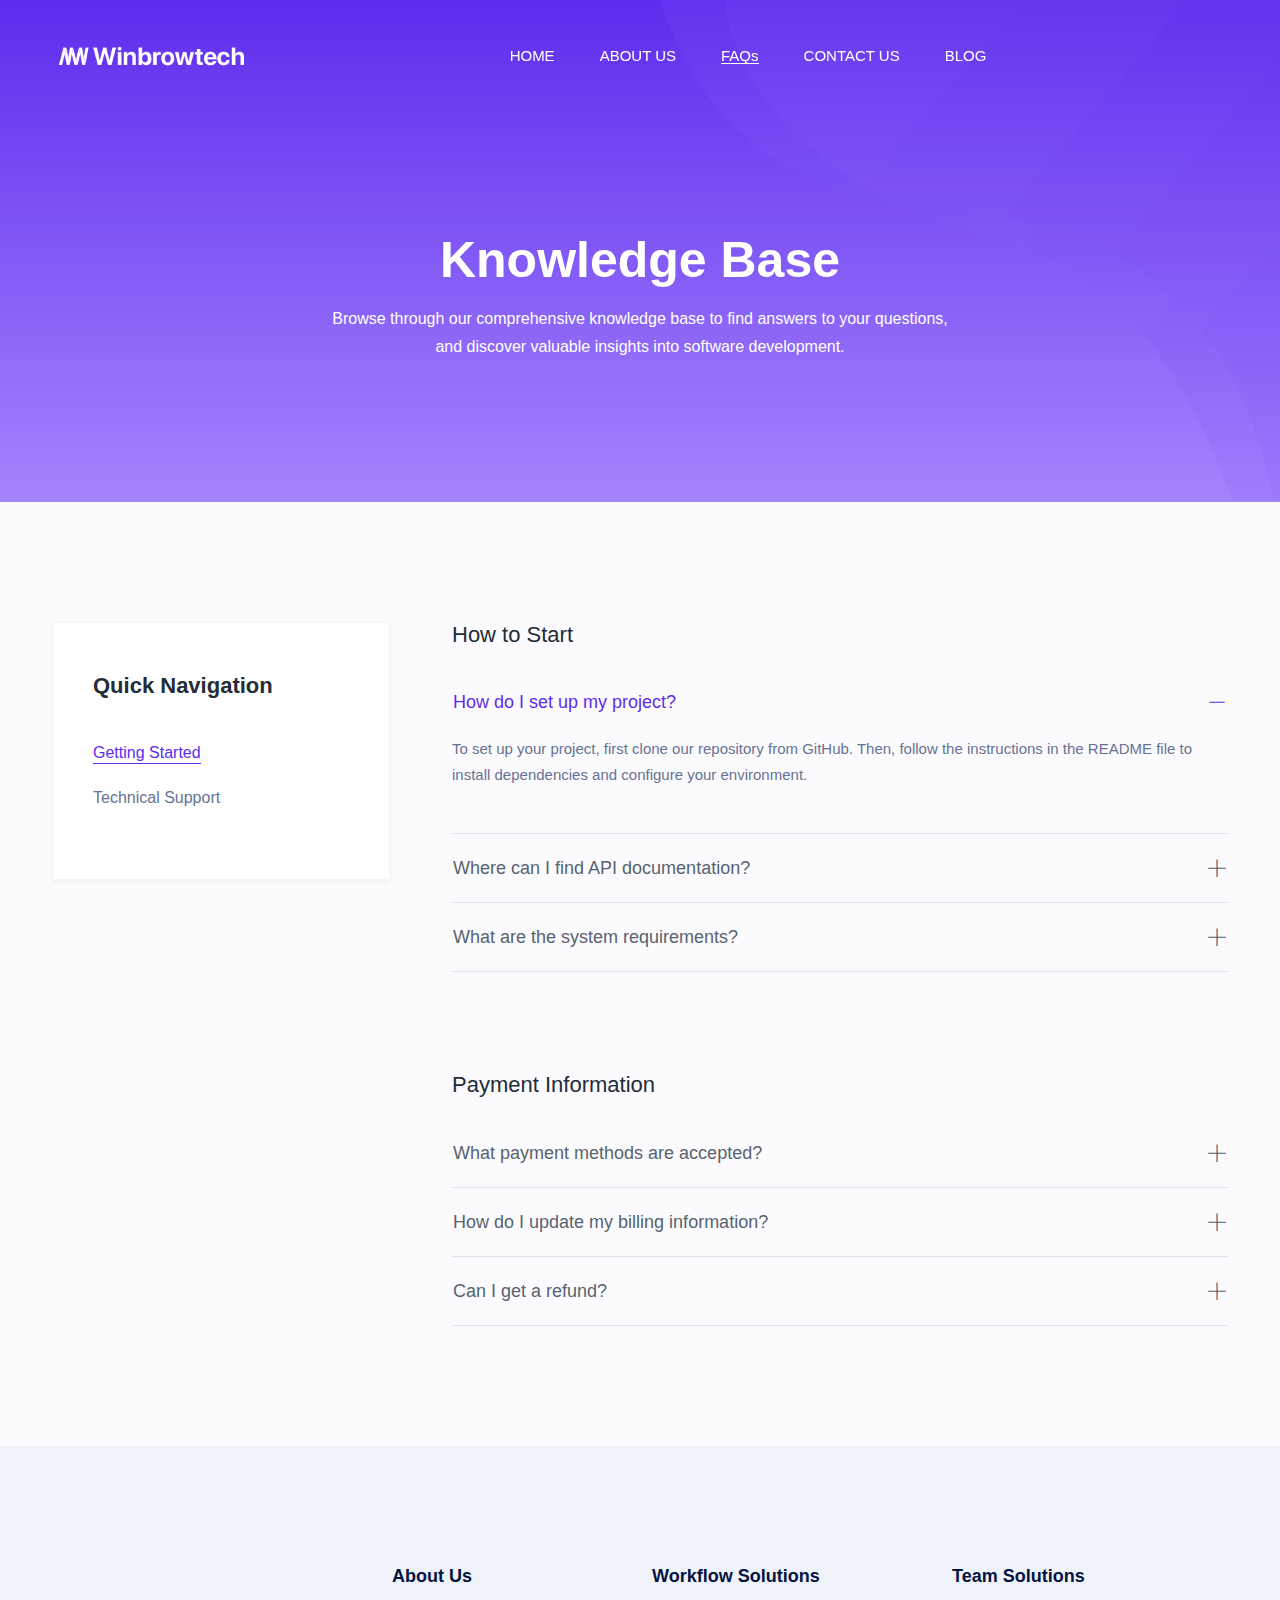
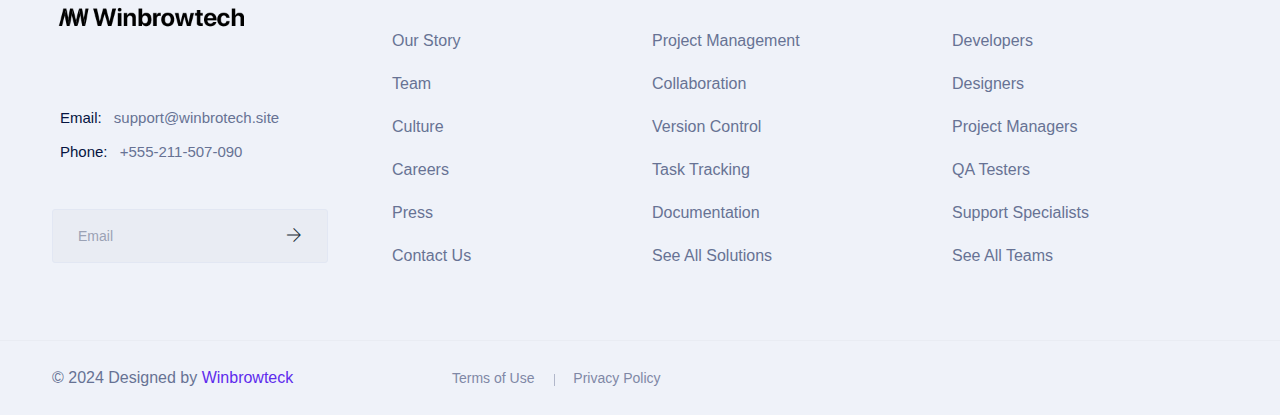
<file: faq.html>
<!doctype html>
<html lang="en">


<!-- Mirrored from html.droitlab.com/saasland/faq.html by HTTrack Website Copier/3.x [XR&CO'2014], Wed, 13 Mar 2024 10:15:09 GMT -->
<head>
    <!-- Required meta tags -->
    <meta charset="utf-8">
    <meta name="viewport" content="width=device-width, initial-scale=1, shrink-to-fit=no">
    <link rel="shortcut icon" href="img-site/favicon.png" type="image/x-icon">
    <title>Winbrowtech || Software Development</title>
    <!-- Bootstrap CSS -->
    <!-- Bootstrap CSS -->
    <link rel="stylesheet" href="css/bootstrap.min.css">
    <link rel="stylesheet" href="vendors/bootstrap-selector/css/bootstrap-select.min.css">
    <!--icon font css-->
    <link rel="stylesheet" href="vendors/themify-icon/themify-icons.css">
    <link rel="stylesheet" href="vendors/flaticon/flaticon.css">
    <link rel="stylesheet" href="vendors/animation/animate.css">
    <link rel="stylesheet" href="vendors/owl-carousel/assets/owl.carousel.min.css">
    <link rel="stylesheet" href="vendors/magnify-pop/magnific-popup.css">
    <link rel="stylesheet" href="vendors/nice-select/nice-select.css">
    <link rel="stylesheet" href="vendors/scroll/jquery.mCustomScrollbar.min.css">
    <link rel="stylesheet" href="vendors/elagent/style.css">
    <link rel="stylesheet" href="css/style.css">
    <link rel="stylesheet" href="css/responsive.css">
</head>

<body>
    <div id="preloader">
        <div id="ctn-preloader" class="ctn-preloader">
            <div class="animation-preloader">
                <div class="spinner"></div>
                <div class="txt-loading">
                    <span data-text-preloader="W" class="letters-loading">
                        W
                    </span>
                    <span data-text-preloader="I" class="letters-loading">
                        I
                    </span>
                    <span data-text-preloader="N" class="letters-loading">
                        N
                    </span>
                    <span data-text-preloader="B" class="letters-loading">
                        B
                    </span>
                    <span data-text-preloader="R" class="letters-loading">
                        R
                    </span>
                    <span data-text-preloader="O" class="letters-loading">
                        O
                    </span>
                    <span data-text-preloader="W" class="letters-loading">
                        W
                    </span>
                    <span data-text-preloader="T" class="letters-loading">
                        T
                    </span>
                    <span data-text-preloader="E" class="letters-loading">
                        E
                    </span>
                    <span data-text-preloader="C" class="letters-loading">
                        C
                    </span>
                    <span data-text-preloader="H" class="letters-loading">
                        H
                    </span>
                </div>
                <p class="text-center">Loading</p>
            </div>
            <div class="loader">
                <div class="row">
                    <div class="col-3 loader-section section-left">
                        <div class="bg"></div>
                    </div>
                    <div class="col-3 loader-section section-left">
                        <div class="bg"></div>
                    </div>
                    <div class="col-3 loader-section section-right">
                        <div class="bg"></div>
                    </div>
                    <div class="col-3 loader-section section-right">
                        <div class="bg"></div>
                    </div>
                </div>
            </div>
        </div>
    </div>

    <div class="body_wrapper">
        <header class="header_area">
            <nav class="navbar navbar-expand-lg menu_one menu_four">
                <div class="container">
                    <a class="navbar-brand sticky_logo" href="index.html"><img src="img-site/logoW.png" width="200"
                            alt="logo"><img src="img-site/logoB.png" width="200" alt=""></a>
                    <button class="navbar-toggler collapsed" type="button" data-bs-toggle="collapse"
                        data-bs-target="#navbarSupportedContent" aria-controls="navbarSupportedContent"
                        aria-expanded="false" aria-label="Toggle navigation">
                        <span class="menu_toggle">
                            <span class="hamburger">
                                <span></span>
                                <span></span>
                                <span></span>
                            </span>
                            <span class="hamburger-cross">
                                <span></span>
                                <span></span>
                            </span>
                        </span>
                    </button>

                    <div class="collapse navbar-collapse justify-content-between" id="navbarSupportedContent">
                        <ul class="navbar-nav menu w_menu ms-auto me-auto">
                            <li class="nav-item">
                                <a class="nav-link" href="index.html">
                                    HOME
                                </a>
                            </li>
                            <li class= "nav-item">
                                <a class= "nav-link" href="about.html">
                                    ABOUT US
                                </a>
                            </li>
                            <li class="nav-item active">
                                <a class="nav-link" href="faq.html">
                                    FAQs
                                </a>
                            </li>
                            <li class="nav-item">
                                <a class="nav-link" href="contact.html">
                                    CONTACT US
                                </a>
                            </li>
                            <li class="nav-item">
                                <a class="nav-link" href="blog.html">
                                    BLOG
                                </a>
                            </li>
                        </ul>
                    </div>
                </div>
            </nav>
        </header>

        <section class="breadcrumb_area">
            <img class="breadcrumb_shap" src="img/breadcrumb/banner_bg.png" alt="">
            <div class="container">
                <div class="breadcrumb_content text-center">
                    <h1 class="f_p f_700 f_size_50 w_color l_height50 mb_20">Knowledge Base</h1>
                    <p class="f_400 w_color f_size_16 l_height26">Browse through our comprehensive knowledge base to find answers to your questions,<br> and discover valuable insights into software development.</p>
                </div>
            </div>
        </section>
        
        <section class="faq_area bg_color sec_pad">
            <div class="container">
                <div class="row">
                    <div class="col-lg-4 pr_50">
                        <div class="faq_tab">
                            <h4 class="f_p t_color3 f_600 f_size_22 mb_40">Quick Navigation</h4>
                            <ul class="nav nav-tabs" id="myTab" role="tablist">
                                <li class="nav-item">
                                    <div class="nav-link active" id="purchas-tab" data-bs-toggle="tab"
                                        data-bs-target="#purchas-tab-pane" role="tab" aria-controls="purchas-tab"
                                        aria-selected="true">Getting Started</div>
                                </li>
                                <li class="nav-item">
                                    <div class="nav-link" id="returns-tab" data-bs-toggle="tab"
                                        data-bs-target="#returns-tab-pane" role="tab" aria-controls="returns-tab"
                                        aria-selected="false">Technical Support</div>
                                </li>
                            </ul>
                        </div>
                    </div>
                    <div class="col-lg-8">
                        <div class="tab-content faq_content" id="myTabContent">
                            <div class="tab-pane fade show active" id="purchas-tab-pane" role="tabpanel"
                                aria-labelledby="purchas-tab">
                                <h3 class="f_p f_size_22 f_500 t_color3 mb_20">How to Start</h3>
                                <div id="accordion">
                                    <div class="card">
                                        <div class="card-header" id="headingOne">
                                            <h5 class="mb-0">
                                                <button class="btn btn-link" data-bs-toggle="collapse"
                                                    data-bs-target="#collapseOne" aria-expanded="true"
                                                    aria-controls="collapseOne">
                                                    How do I set up my project?<i class="ti-plus"></i><i
                                                        class="ti-minus"></i>
                                                </button>
                                            </h5>
                                        </div>
        
                                        <div id="collapseOne" class="collapse show" aria-labelledby="headingOne"
                                            data-bs-parent="#accordion">
                                            <div class="card-body">
                                                To set up your project, first clone our repository from GitHub. Then, follow the instructions in the README file to install dependencies and configure your environment.
                                            </div>
                                        </div>
                                    </div>
                                    <div class="card">
                                        <div class="card-header" id="headingTwo">
                                            <h5 class="mb-0">
                                                <button class="btn btn-link collapsed" data-bs-toggle="collapse"
                                                    data-bs-target="#collapseTwo" aria-expanded="false"
                                                    aria-controls="collapseTwo">
                                                    Where can I find API documentation?<i
                                                        class="ti-plus"></i><i class="ti-minus"></i>
                                                </button>
                                            </h5>
                                        </div>
                                        <div id="collapseTwo" class="collapse" aria-labelledby="headingTwo"
                                            data-bs-parent="#accordion">
                                            <div class="card-body">
                                                API documentation is available on our official website under the "Docs" section. You can also access it directly from the code repository.
                                            </div>
                                        </div>
                                    </div>
                                    <div class="card">
                                        <div class="card-header" id="headingThree">
                                            <h5 class="mb-0">
                                                <button class="btn btn-link collapsed" data-bs-toggle="collapse"
                                                    data-bs-target="#collapseThree" aria-expanded="false"
                                                    aria-controls="collapseThree">
                                                    What are the system requirements?<i class="ti-plus"></i><i
                                                        class="ti-minus"></i>
                                                </button>
                                            </h5>
                                        </div>
                                        <div id="collapseThree" class="collapse" aria-labelledby="headingThree"
                                            data-bs-parent="#accordion">
                                            <div class="card-body">
                                                The system requirements include a modern operating system (Windows 10, macOS, or Linux), at least 8GB of RAM, and a stable internet connection for optimal performance.
                                            </div>
                                        </div>
                                    </div>
                                </div>
                                <h3 class="f_p f_size_22 f_500 t_color3 mb_20 mt_100">Payment Information</h3>
                                <div id="accordion2">
                                    <div class="card">
                                        <div class="card-header" id="headingsix">
                                            <h5 class="mb-0">
                                                <button class="btn btn-link collapsed" data-bs-toggle="collapse"
                                                    data-bs-target="#collapsesix" aria-expanded="false"
                                                    aria-controls="collapsesix">
                                                    What payment methods are accepted?<i class="ti-plus"></i><i
                                                        class="ti-minus"></i>
                                                </button>
                                            </h5>
                                        </div>
                                        <div id="collapsesix" class="collapse" aria-labelledby="headingsix"
                                            data-bs-parent="#accordion2">
                                            <div class="card-body">
                                                We accept credit/debit cards, PayPal, and bank transfers. For enterprise customers, we also offer invoicing options.
                                            </div>
                                        </div>
                                    </div>
                                    <div class="card">
                                        <div class="card-header" id="headingseven">
                                            <h5 class="mb-0">
                                                <button class="btn btn-link collapsed" data-bs-toggle="collapse"
                                                    data-bs-target="#collapseseven" aria-expanded="false"
                                                    aria-controls="collapseseven">
                                                    How do I update my billing information?<i
                                                        class="ti-plus"></i><i class="ti-minus"></i>
                                                </button>
                                            </h5>
                                        </div>
                                        <div id="collapseseven" class="collapse" aria-labelledby="headingseven"
                                            data-bs-parent="#accordion2">
                                            <div class="card-body">
                                                You can update your billing information by logging into your account on our website and navigating to the "Billing" section under "Account Settings."
                                            </div>
                                        </div>
                                    </div>
                                    <div class="card">
                                        <div class="card-header" id="headingeight">
                                            <h5 class="mb-0">
                                                <button class="btn btn-link collapsed" data-bs-toggle="collapse"
                                                    data-bs-target="#collapseeight" aria-expanded="false"
                                                    aria-controls="collapseeight">
                                                    Can I get a refund?<i class="ti-plus"></i><i
                                                        class="ti-minus"></i>
                                                </button>
                                            </h5>
                                        </div>
                                        <div id="collapseeight" class="collapse" aria-labelledby="headingeight"
                                            data-bs-parent="#accordion2">
                                            <div class="card-body">
                                                Refunds are available within 30 days of purchase if you are not satisfied with our services. Please contact our support team for assistance.
                                            </div>
                                        </div>
                                    </div>
                                </div>
                            </div>
                            <div class="tab-pane fade" id="returns-tab-pane" role="tabpanel"
                                aria-labelledby="returns-tab">
                                <h3 class="f_p f_size_22 f_500 t_color3 mb_20">Technical Support</h3>
                                <div id="accordion3">
                                    <div class="card">
                                        <div class="card-header" id="heading10">
                                            <h5 class="mb-0">
                                                <button class="btn btn-link" data-bs-toggle="collapse"
                                                    data-bs-target="#collapse10" aria-expanded="true"
                                                    aria-controls="collapse10">
                                                    How do I report a bug?<i class="ti-plus"></i><i
                                                        class="ti-minus"></i>
                                                </button>
                                            </h5>
                                        </div>
        
                                        <div id="collapse10" class="collapse show" aria-labelledby="heading10"
                                            data-bs-parent="#accordion3">
                                            <div class="card-body">
                                                To report a bug, please use the "Report Issue" feature on our website or send an email to support@ourstartup.com with detailed information about the problem.
                                            </div>
                                        </div>
                                    </div>
                                    <div class="card">
                                        <div class="card-header" id="heading11">
                                            <h5 class="mb-0">
                                                <button class="btn btn-link collapsed" data-bs-toggle="collapse"
                                                    data-bs-target="#collapse11" aria-expanded="false"
                                                    aria-controls="collapse11">
                                                    Where can I find troubleshooting guides?<i
                                                        class="ti-plus"></i><i class="ti-minus"></i>
                                                </button>
                                            </h5>
                                        </div>
                                        <div id="collapse11" class="collapse" aria-labelledby="heading11"
                                            data-bs-parent="#accordion3">
                                            <div class="card-body">
                                                Troubleshooting guides are available in the "Help Center" section on our website. They cover a range of common issues and solutions.
                                            </div>
                                        </div>
                                    </div>
                                    <div class="card">
                                        <div class="card-header" id="heading12">
                                            <h5 class="mb-0">
                                                <button class="btn btn-link collapsed" data-bs-toggle="collapse"
                                                    data-bs-target="#collapse12" aria-expanded="false"
                                                    aria-controls="collapse12">
                                                    How do I contact customer support?<i class="ti-plus"></i><i
                                                        class="ti-minus"></i>
                                                </button>
                                            </h5>
                                        </div>
                                        <div id="collapse12" class="collapse" aria-labelledby="heading12"
                                            data-bs-parent="#accordion3">
                                            <div class="card-body">
                                                You can contact customer support by clicking the "Contact Us" button on our website or by calling our support hotline at 1-800-123-4567.
                                            </div>
                                        </div>
                                    </div>
                                </div>
                                <h3 class="f_p f_size_22 f_500 t_color3 mb_20 mt_100">Account Management</h3>
                                <div id="accordion4">
                                    <div class="card">
                                        <div class="card-header" id="heading13">
                                            <h5 class="mb-0">
                                                <button class="btn btn-link collapsed" data-bs-toggle="collapse"
                                                    data-bs-target="#collapse13" aria-expanded="false"
                                                    aria-controls="collapse13">
                                                    How do I reset my password?<i class="ti-plus"></i><i
                                                        class="ti-minus"></i>
                                                </button>
                                            </h5>
                                        </div>
                                        <div id="collapse13" class="collapse" aria-labelledby="heading13"
                                            data-bs-parent="#accordion4">
                                            <div class="card-body">
                                                To reset your password, click the "Forgot Password" link on the login page and follow the instructions. You will receive an email with a link to reset your password.
                                            </div>
                                        </div>
                                    </div>
                                    <div class="card">
                                        <div class="card-header" id="heading14">
                                            <h5 class="mb-0">
                                                <button class="btn btn-link collapsed" data-bs-toggle="collapse"
                                                    data-bs-target="#collapse14" aria-expanded="false"
                                                    aria-controls="collapse14">
                                                    How do I delete my account?<i class="ti-plus"></i><i
                                                        class="ti-minus"></i>
                                                </button>
                                            </h5>
                                        </div>
                                        <div id="collapse14" class="collapse" aria-labelledby="heading14"
                                            data-bs-parent="#accordion4">
                                            <div class="card-body">
                                                To delete your account, please contact our support team. We will guide you through the process and ensure all your data is securely removed.
                                            </div>
                                        </div>
                                    </div>
                                    <div class="card">
                                        <div class="card-header" id="heading15">
                                            <h5 class="mb-0">
                                                <button class="btn btn-link collapsed" data-bs-toggle="collapse"
                                                    data-bs-target="#collapse15" aria-expanded="false"
                                                    aria-controls="collapse15">
                                                    Can I change my username?<i class="ti-plus"></i><i
                                                        class="ti-minus"></i>
                                                </button>
                                            </h5>
                                        </div>
                                        <div id="collapse15" class="collapse" aria-labelledby="heading15"
                                            data-bs-parent="#accordion4">
                                            <div class="card-body">
                                                Yes, you can change your username by going to "Account Settings" and clicking on "Edit Profile." Please note that usernames must be unique and meet our guidelines.
                                            </div>
                                        </div>
                                    </div>
                                </div>
                            </div>
                        </div>
                    </div>
                </div>
            </div>
        </section>
        
        <footer class="footer_area footer_area_four f_bg">
            <div class="footer_top">
                <div class="container">
                    <div class="row">
                        <div class="col-lg-3 col-md-6">
                            <div class="f_widget company_widget">
                                <a href="index.html" class="f-logo"><img src="img-site/logoB.png" width="200"
                                        alt=""></a>
                                <div class="widget-wrap">
                                    <p class="f_400 f_p f_size_15 mb-0 l_height34"><span>Email:</span> <a
                                            href="mailto:support@winbrotech.site" class="f_400">support@winbrotech.site</a></p>
                                    <p class="f_400 f_p f_size_15 mb-0 l_height34"><span>Phone:</span> <a
                                            href="tel:+1234567890" class="f_400">+555-211-507-090</a></p>
                                </div>
                                <form action="#" class="f_subscribe mailchimp" method="post">
                                    <input type="text" name="EMAIL" class="form-control memail" placeholder="Email">
                                    <button class="btn btn-submit" type="submit"><i class="ti-arrow-right"></i></button>
                                    <p class="mchimp-errmessage" style="display: none;"></p>
                                    <p class="mchimp-sucmessage" style="display: none;"></p>
                                </form>
                            </div>
                        </div>
                        <div class="col-lg-3 col-md-6">
                            <div class="f_widget about-widget pl_40">
                                <h3 class="f-title f_600 t_color f_size_18 mb_40">About Us</h3>
                                <ul class="list-unstyled f_list">
                                    <li><a href="#">Our Story</a></li>
                                    <li><a href="#">Team</a></li>
                                    <li><a href="#">Culture</a></li>
                                    <li><a href="#">Careers</a></li>
                                    <li><a href="#">Press</a></li>
                                    <li><a href="#">Contact Us</a></li>
                                </ul>
                            </div>
                        </div>
                        <div class="col-lg-3 col-md-6">
                            <div class="f_widget about-widget">
                                <h3 class="f-title f_600 t_color f_size_18 mb_40">Workflow Solutions</h3>
                                <ul class="list-unstyled f_list">
                                    <li><a href="#">Project Management</a></li>
                                    <li><a href="#">Collaboration</a></li>
                                    <li><a href="#">Version Control</a></li>
                                    <li><a href="#">Task Tracking</a></li>
                                    <li><a href="#">Documentation</a></li>
                                    <li><a href="#">See All Solutions</a></li>
                                </ul>
                            </div>
                        </div>
                        <div class="col-lg-3 col-md-6">
                            <div class="f_widget about-widget">
                                <h3 class="f-title f_600 t_color f_size_18 mb_40">Team Solutions</h3>
                                <ul class="list-unstyled f_list">
                                    <li><a href="#">Developers</a></li>
                                    <li><a href="#">Designers</a></li>
                                    <li><a href="#">Project Managers</a></li>
                                    <li><a href="#">QA Testers</a></li>
                                    <li><a href="#">Support Specialists</a></li>
                                    <li><a href="#">See All Teams</a></li>
                                </ul>
                            </div>
                        </div>
                    </div>
                </div>
            </div>
            <div class="footer_bottom">
                <div class="container">
                    <div class="row align-items-center">
                        <div class="col-lg-4 col-md-5 col-sm-6">
                            <p class="mb-0 f_400">© 2024 Designed by <a href="#">Winbrowteck</a></p>
                        </div>
                        <div class="col-lg-4 col-md-4 col-sm-12">
                            <ul class="list-unstyled f_menu text-right">
                                <li><a href="#">Terms of Use</a></li>
                                <li><a href="#">Privacy Policy</a></li>
                            </ul>
                        </div>
                    </div>
                </div>
            </div>
        </footer>
    </div>
    <!-- Optional JavaScript -->
    <!-- jQuery first, then Popper.js, then Bootstrap JS -->
    <script src="js/jquery-3.6.0.min.js"></script>
    <script src="js/popper.min.js"></script>
    <script src="js/bootstrap.min.js"></script>
    <script src="vendors/wow/wow.min.js"></script>
    <script src="vendors/sckroller/jquery.parallax-scroll.js"></script>
    <script src="vendors/owl-carousel/owl.carousel.min.js"></script>
    <script src="vendors/imagesloaded/imagesloaded.pkgd.min.js"></script>
    <script src="vendors/isotope/isotope-min.js"></script>
    <script src="vendors/magnify-pop/jquery.magnific-popup.min.js"></script>
    <script src="vendors/scroll/jquery.mCustomScrollbar.concat.min.js"></script>
    <script src="js/plugins.js"></script>
    <script src="js/main.js"></script>
</body>


<!-- Mirrored from html.droitlab.com/saasland/faq.html by HTTrack Website Copier/3.x [XR&CO'2014], Wed, 13 Mar 2024 10:15:09 GMT -->
</html>
</file>
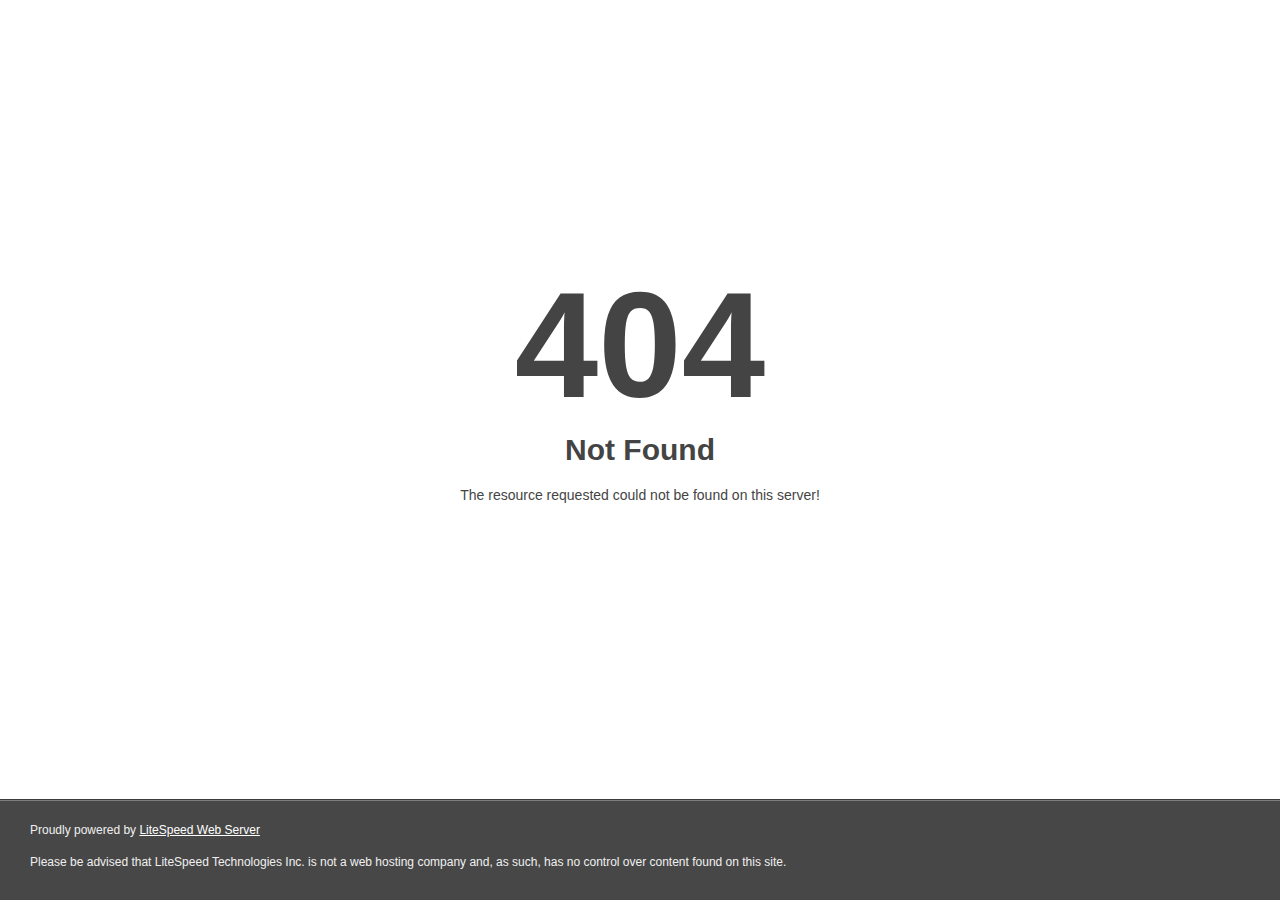
<file: img/home7/iPhonex2.html>
<!DOCTYPE html>
<html style="height:100%">
<head>
<meta name="viewport" content="width=device-width, initial-scale=1, shrink-to-fit=no" />
<title> 404 Not Found
</title></head>
<body style="color: #444; margin:0;font: normal 14px/20px Arial, Helvetica, sans-serif; height:100%; background-color: #fff;">
<div style="height:auto; min-height:100%; ">     <div style="text-align: center; width:800px; margin-left: -400px; position:absolute; top: 30%; left:50%;">
        <h1 style="margin:0; font-size:150px; line-height:150px; font-weight:bold;">404</h1>
<h2 style="margin-top:20px;font-size: 30px;">Not Found
</h2>
<p>The resource requested could not be found on this server!</p>
</div></div><div style="color:#f0f0f0; font-size:12px;margin:auto;padding:0px 30px 0px 30px;position:relative;clear:both;height:100px;margin-top:-101px;background-color:#474747;border-top: 1px solid rgba(0,0,0,0.15);box-shadow: 0 1px 0 rgba(255, 255, 255, 0.3) inset;">
<br>Proudly powered by  <a style="color:#fff;" href="http://www.litespeedtech.com/error-page">LiteSpeed Web Server</a><p>Please be advised that LiteSpeed Technologies Inc. is not a web hosting company and, as such, has no control over content found on this site.</p></div></body></html>
</file>
<file: vendors/themify-icon/themify-icons.css>
@font-face {
	font-family: 'themify';
	src:url('fonts/themify9f24.html?-fvbane');
	src:url('fonts/themifyd41d.html?#iefix-fvbane') format('embedded-opentype'),
		url('fonts/themify9f24.woff?-fvbane') format('woff'),
		url('fonts/themify9f24.ttf?-fvbane') format('truetype'),
		url('fonts/themify9f24-2.html?-fvbane#themify') format('svg');
	font-weight: normal;
	font-style: normal;
}

[class^="ti-"], [class*=" ti-"] {
	font-family: 'themify';
	speak: none;
	font-style: normal;
	font-weight: normal;
	font-variant: normal;
	text-transform: none;
	line-height: 1;

	/* Better Font Rendering =========== */
	-webkit-font-smoothing: antialiased;
	-moz-osx-font-smoothing: grayscale;
}

.ti-wand:before {
	content: "\e600";
}
.ti-volume:before {
	content: "\e601";
}
.ti-user:before {
	content: "\e602";
}
.ti-unlock:before {
	content: "\e603";
}
.ti-unlink:before {
	content: "\e604";
}
.ti-trash:before {
	content: "\e605";
}
.ti-thought:before {
	content: "\e606";
}
.ti-target:before {
	content: "\e607";
}
.ti-tag:before {
	content: "\e608";
}
.ti-tablet:before {
	content: "\e609";
}
.ti-star:before {
	content: "\e60a";
}
.ti-spray:before {
	content: "\e60b";
}
.ti-signal:before {
	content: "\e60c";
}
.ti-shopping-cart:before {
	content: "\e60d";
}
.ti-shopping-cart-full:before {
	content: "\e60e";
}
.ti-settings:before {
	content: "\e60f";
}
.ti-search:before {
	content: "\e610";
}
.ti-zoom-in:before {
	content: "\e611";
}
.ti-zoom-out:before {
	content: "\e612";
}
.ti-cut:before {
	content: "\e613";
}
.ti-ruler:before {
	content: "\e614";
}
.ti-ruler-pencil:before {
	content: "\e615";
}
.ti-ruler-alt:before {
	content: "\e616";
}
.ti-bookmark:before {
	content: "\e617";
}
.ti-bookmark-alt:before {
	content: "\e618";
}
.ti-reload:before {
	content: "\e619";
}
.ti-plus:before {
	content: "\e61a";
}
.ti-pin:before {
	content: "\e61b";
}
.ti-pencil:before {
	content: "\e61c";
}
.ti-pencil-alt:before {
	content: "\e61d";
}
.ti-paint-roller:before {
	content: "\e61e";
}
.ti-paint-bucket:before {
	content: "\e61f";
}
.ti-na:before {
	content: "\e620";
}
.ti-mobile:before {
	content: "\e621";
}
.ti-minus:before {
	content: "\e622";
}
.ti-medall:before {
	content: "\e623";
}
.ti-medall-alt:before {
	content: "\e624";
}
.ti-marker:before {
	content: "\e625";
}
.ti-marker-alt:before {
	content: "\e626";
}
.ti-arrow-up:before {
	content: "\e627";
}
.ti-arrow-right:before {
	content: "\e628";
}
.ti-arrow-left:before {
	content: "\e629";
}
.ti-arrow-down:before {
	content: "\e62a";
}
.ti-lock:before {
	content: "\e62b";
}
.ti-location-arrow:before {
	content: "\e62c";
}
.ti-link:before {
	content: "\e62d";
}
.ti-layout:before {
	content: "\e62e";
}
.ti-layers:before {
	content: "\e62f";
}
.ti-layers-alt:before {
	content: "\e630";
}
.ti-key:before {
	content: "\e631";
}
.ti-import:before {
	content: "\e632";
}
.ti-image:before {
	content: "\e633";
}
.ti-heart:before {
	content: "\e634";
}
.ti-heart-broken:before {
	content: "\e635";
}
.ti-hand-stop:before {
	content: "\e636";
}
.ti-hand-open:before {
	content: "\e637";
}
.ti-hand-drag:before {
	content: "\e638";
}
.ti-folder:before {
	content: "\e639";
}
.ti-flag:before {
	content: "\e63a";
}
.ti-flag-alt:before {
	content: "\e63b";
}
.ti-flag-alt-2:before {
	content: "\e63c";
}
.ti-eye:before {
	content: "\e63d";
}
.ti-export:before {
	content: "\e63e";
}
.ti-exchange-vertical:before {
	content: "\e63f";
}
.ti-desktop:before {
	content: "\e640";
}
.ti-cup:before {
	content: "\e641";
}
.ti-crown:before {
	content: "\e642";
}
.ti-comments:before {
	content: "\e643";
}
.ti-comment:before {
	content: "\e644";
}
.ti-comment-alt:before {
	content: "\e645";
}
.ti-close:before {
	content: "\e646";
}
.ti-clip:before {
	content: "\e647";
}
.ti-angle-up:before {
	content: "\e648";
}
.ti-angle-right:before {
	content: "\e649";
}
.ti-angle-left:before {
	content: "\e64a";
}
.ti-angle-down:before {
	content: "\e64b";
}
.ti-check:before {
	content: "\e64c";
}
.ti-check-box:before {
	content: "\e64d";
}
.ti-camera:before {
	content: "\e64e";
}
.ti-announcement:before {
	content: "\e64f";
}
.ti-brush:before {
	content: "\e650";
}
.ti-briefcase:before {
	content: "\e651";
}
.ti-bolt:before {
	content: "\e652";
}
.ti-bolt-alt:before {
	content: "\e653";
}
.ti-blackboard:before {
	content: "\e654";
}
.ti-bag:before {
	content: "\e655";
}
.ti-move:before {
	content: "\e656";
}
.ti-arrows-vertical:before {
	content: "\e657";
}
.ti-arrows-horizontal:before {
	content: "\e658";
}
.ti-fullscreen:before {
	content: "\e659";
}
.ti-arrow-top-right:before {
	content: "\e65a";
}
.ti-arrow-top-left:before {
	content: "\e65b";
}
.ti-arrow-circle-up:before {
	content: "\e65c";
}
.ti-arrow-circle-right:before {
	content: "\e65d";
}
.ti-arrow-circle-left:before {
	content: "\e65e";
}
.ti-arrow-circle-down:before {
	content: "\e65f";
}
.ti-angle-double-up:before {
	content: "\e660";
}
.ti-angle-double-right:before {
	content: "\e661";
}
.ti-angle-double-left:before {
	content: "\e662";
}
.ti-angle-double-down:before {
	content: "\e663";
}
.ti-zip:before {
	content: "\e664";
}
.ti-world:before {
	content: "\e665";
}
.ti-wheelchair:before {
	content: "\e666";
}
.ti-view-list:before {
	content: "\e667";
}
.ti-view-list-alt:before {
	content: "\e668";
}
.ti-view-grid:before {
	content: "\e669";
}
.ti-uppercase:before {
	content: "\e66a";
}
.ti-upload:before {
	content: "\e66b";
}
.ti-underline:before {
	content: "\e66c";
}
.ti-truck:before {
	content: "\e66d";
}
.ti-timer:before {
	content: "\e66e";
}
.ti-ticket:before {
	content: "\e66f";
}
.ti-thumb-up:before {
	content: "\e670";
}
.ti-thumb-down:before {
	content: "\e671";
}
.ti-text:before {
	content: "\e672";
}
.ti-stats-up:before {
	content: "\e673";
}
.ti-stats-down:before {
	content: "\e674";
}
.ti-split-v:before {
	content: "\e675";
}
.ti-split-h:before {
	content: "\e676";
}
.ti-smallcap:before {
	content: "\e677";
}
.ti-shine:before {
	content: "\e678";
}
.ti-shift-right:before {
	content: "\e679";
}
.ti-shift-left:before {
	content: "\e67a";
}
.ti-shield:before {
	content: "\e67b";
}
.ti-notepad:before {
	content: "\e67c";
}
.ti-server:before {
	content: "\e67d";
}
.ti-quote-right:before {
	content: "\e67e";
}
.ti-quote-left:before {
	content: "\e67f";
}
.ti-pulse:before {
	content: "\e680";
}
.ti-printer:before {
	content: "\e681";
}
.ti-power-off:before {
	content: "\e682";
}
.ti-plug:before {
	content: "\e683";
}
.ti-pie-chart:before {
	content: "\e684";
}
.ti-paragraph:before {
	content: "\e685";
}
.ti-panel:before {
	content: "\e686";
}
.ti-package:before {
	content: "\e687";
}
.ti-music:before {
	content: "\e688";
}
.ti-music-alt:before {
	content: "\e689";
}
.ti-mouse:before {
	content: "\e68a";
}
.ti-mouse-alt:before {
	content: "\e68b";
}
.ti-money:before {
	content: "\e68c";
}
.ti-microphone:before {
	content: "\e68d";
}
.ti-menu:before {
	content: "\e68e";
}
.ti-menu-alt:before {
	content: "\e68f";
}
.ti-map:before {
	content: "\e690";
}
.ti-map-alt:before {
	content: "\e691";
}
.ti-loop:before {
	content: "\e692";
}
.ti-location-pin:before {
	content: "\e693";
}
.ti-list:before {
	content: "\e694";
}
.ti-light-bulb:before {
	content: "\e695";
}
.ti-Italic:before {
	content: "\e696";
}
.ti-info:before {
	content: "\e697";
}
.ti-infinite:before {
	content: "\e698";
}
.ti-id-badge:before {
	content: "\e699";
}
.ti-hummer:before {
	content: "\e69a";
}
.ti-home:before {
	content: "\e69b";
}
.ti-help:before {
	content: "\e69c";
}
.ti-headphone:before {
	content: "\e69d";
}
.ti-harddrives:before {
	content: "\e69e";
}
.ti-harddrive:before {
	content: "\e69f";
}
.ti-gift:before {
	content: "\e6a0";
}
.ti-game:before {
	content: "\e6a1";
}
.ti-filter:before {
	content: "\e6a2";
}
.ti-files:before {
	content: "\e6a3";
}
.ti-file:before {
	content: "\e6a4";
}
.ti-eraser:before {
	content: "\e6a5";
}
.ti-envelope:before {
	content: "\e6a6";
}
.ti-download:before {
	content: "\e6a7";
}
.ti-direction:before {
	content: "\e6a8";
}
.ti-direction-alt:before {
	content: "\e6a9";
}
.ti-dashboard:before {
	content: "\e6aa";
}
.ti-control-stop:before {
	content: "\e6ab";
}
.ti-control-shuffle:before {
	content: "\e6ac";
}
.ti-control-play:before {
	content: "\e6ad";
}
.ti-control-pause:before {
	content: "\e6ae";
}
.ti-control-forward:before {
	content: "\e6af";
}
.ti-control-backward:before {
	content: "\e6b0";
}
.ti-cloud:before {
	content: "\e6b1";
}
.ti-cloud-up:before {
	content: "\e6b2";
}
.ti-cloud-down:before {
	content: "\e6b3";
}
.ti-clipboard:before {
	content: "\e6b4";
}
.ti-car:before {
	content: "\e6b5";
}
.ti-calendar:before {
	content: "\e6b6";
}
.ti-book:before {
	content: "\e6b7";
}
.ti-bell:before {
	content: "\e6b8";
}
.ti-basketball:before {
	content: "\e6b9";
}
.ti-bar-chart:before {
	content: "\e6ba";
}
.ti-bar-chart-alt:before {
	content: "\e6bb";
}
.ti-back-right:before {
	content: "\e6bc";
}
.ti-back-left:before {
	content: "\e6bd";
}
.ti-arrows-corner:before {
	content: "\e6be";
}
.ti-archive:before {
	content: "\e6bf";
}
.ti-anchor:before {
	content: "\e6c0";
}
.ti-align-right:before {
	content: "\e6c1";
}
.ti-align-left:before {
	content: "\e6c2";
}
.ti-align-justify:before {
	content: "\e6c3";
}
.ti-align-center:before {
	content: "\e6c4";
}
.ti-alert:before {
	content: "\e6c5";
}
.ti-alarm-clock:before {
	content: "\e6c6";
}
.ti-agenda:before {
	content: "\e6c7";
}
.ti-write:before {
	content: "\e6c8";
}
.ti-window:before {
	content: "\e6c9";
}
.ti-widgetized:before {
	content: "\e6ca";
}
.ti-widget:before {
	content: "\e6cb";
}
.ti-widget-alt:before {
	content: "\e6cc";
}
.ti-wallet:before {
	content: "\e6cd";
}
.ti-video-clapper:before {
	content: "\e6ce";
}
.ti-video-camera:before {
	content: "\e6cf";
}
.ti-vector:before {
	content: "\e6d0";
}
.ti-themify-logo:before {
	content: "\e6d1";
}
.ti-themify-favicon:before {
	content: "\e6d2";
}
.ti-themify-favicon-alt:before {
	content: "\e6d3";
}
.ti-support:before {
	content: "\e6d4";
}
.ti-stamp:before {
	content: "\e6d5";
}
.ti-split-v-alt:before {
	content: "\e6d6";
}
.ti-slice:before {
	content: "\e6d7";
}
.ti-shortcode:before {
	content: "\e6d8";
}
.ti-shift-right-alt:before {
	content: "\e6d9";
}
.ti-shift-left-alt:before {
	content: "\e6da";
}
.ti-ruler-alt-2:before {
	content: "\e6db";
}
.ti-receipt:before {
	content: "\e6dc";
}
.ti-pin2:before {
	content: "\e6dd";
}
.ti-pin-alt:before {
	content: "\e6de";
}
.ti-pencil-alt2:before {
	content: "\e6df";
}
.ti-palette:before {
	content: "\e6e0";
}
.ti-more:before {
	content: "\e6e1";
}
.ti-more-alt:before {
	content: "\e6e2";
}
.ti-microphone-alt:before {
	content: "\e6e3";
}
.ti-magnet:before {
	content: "\e6e4";
}
.ti-line-double:before {
	content: "\e6e5";
}
.ti-line-dotted:before {
	content: "\e6e6";
}
.ti-line-dashed:before {
	content: "\e6e7";
}
.ti-layout-width-full:before {
	content: "\e6e8";
}
.ti-layout-width-default:before {
	content: "\e6e9";
}
.ti-layout-width-default-alt:before {
	content: "\e6ea";
}
.ti-layout-tab:before {
	content: "\e6eb";
}
.ti-layout-tab-window:before {
	content: "\e6ec";
}
.ti-layout-tab-v:before {
	content: "\e6ed";
}
.ti-layout-tab-min:before {
	content: "\e6ee";
}
.ti-layout-slider:before {
	content: "\e6ef";
}
.ti-layout-slider-alt:before {
	content: "\e6f0";
}
.ti-layout-sidebar-right:before {
	content: "\e6f1";
}
.ti-layout-sidebar-none:before {
	content: "\e6f2";
}
.ti-layout-sidebar-left:before {
	content: "\e6f3";
}
.ti-layout-placeholder:before {
	content: "\e6f4";
}
.ti-layout-menu:before {
	content: "\e6f5";
}
.ti-layout-menu-v:before {
	content: "\e6f6";
}
.ti-layout-menu-separated:before {
	content: "\e6f7";
}
.ti-layout-menu-full:before {
	content: "\e6f8";
}
.ti-layout-media-right-alt:before {
	content: "\e6f9";
}
.ti-layout-media-right:before {
	content: "\e6fa";
}
.ti-layout-media-overlay:before {
	content: "\e6fb";
}
.ti-layout-media-overlay-alt:before {
	content: "\e6fc";
}
.ti-layout-media-overlay-alt-2:before {
	content: "\e6fd";
}
.ti-layout-media-left-alt:before {
	content: "\e6fe";
}
.ti-layout-media-left:before {
	content: "\e6ff";
}
.ti-layout-media-center-alt:before {
	content: "\e700";
}
.ti-layout-media-center:before {
	content: "\e701";
}
.ti-layout-list-thumb:before {
	content: "\e702";
}
.ti-layout-list-thumb-alt:before {
	content: "\e703";
}
.ti-layout-list-post:before {
	content: "\e704";
}
.ti-layout-list-large-image:before {
	content: "\e705";
}
.ti-layout-line-solid:before {
	content: "\e706";
}
.ti-layout-grid4:before {
	content: "\e707";
}
.ti-layout-grid3:before {
	content: "\e708";
}
.ti-layout-grid2:before {
	content: "\e709";
}
.ti-layout-grid2-thumb:before {
	content: "\e70a";
}
.ti-layout-cta-right:before {
	content: "\e70b";
}
.ti-layout-cta-left:before {
	content: "\e70c";
}
.ti-layout-cta-center:before {
	content: "\e70d";
}
.ti-layout-cta-btn-right:before {
	content: "\e70e";
}
.ti-layout-cta-btn-left:before {
	content: "\e70f";
}
.ti-layout-column4:before {
	content: "\e710";
}
.ti-layout-column3:before {
	content: "\e711";
}
.ti-layout-column2:before {
	content: "\e712";
}
.ti-layout-accordion-separated:before {
	content: "\e713";
}
.ti-layout-accordion-merged:before {
	content: "\e714";
}
.ti-layout-accordion-list:before {
	content: "\e715";
}
.ti-ink-pen:before {
	content: "\e716";
}
.ti-info-alt:before {
	content: "\e717";
}
.ti-help-alt:before {
	content: "\e718";
}
.ti-headphone-alt:before {
	content: "\e719";
}
.ti-hand-point-up:before {
	content: "\e71a";
}
.ti-hand-point-right:before {
	content: "\e71b";
}
.ti-hand-point-left:before {
	content: "\e71c";
}
.ti-hand-point-down:before {
	content: "\e71d";
}
.ti-gallery:before {
	content: "\e71e";
}
.ti-face-smile:before {
	content: "\e71f";
}
.ti-face-sad:before {
	content: "\e720";
}
.ti-credit-card:before {
	content: "\e721";
}
.ti-control-skip-forward:before {
	content: "\e722";
}
.ti-control-skip-backward:before {
	content: "\e723";
}
.ti-control-record:before {
	content: "\e724";
}
.ti-control-eject:before {
	content: "\e725";
}
.ti-comments-smiley:before {
	content: "\e726";
}
.ti-brush-alt:before {
	content: "\e727";
}
.ti-youtube:before {
	content: "\e728";
}
.ti-vimeo:before {
	content: "\e729";
}
.ti-twitter:before {
	content: "\e72a";
}
.ti-time:before {
	content: "\e72b";
}
.ti-tumblr:before {
	content: "\e72c";
}
.ti-skype:before {
	content: "\e72d";
}
.ti-share:before {
	content: "\e72e";
}
.ti-share-alt:before {
	content: "\e72f";
}
.ti-rocket:before {
	content: "\e730";
}
.ti-pinterest:before {
	content: "\e731";
}
.ti-new-window:before {
	content: "\e732";
}
.ti-microsoft:before {
	content: "\e733";
}
.ti-list-ol:before {
	content: "\e734";
}
.ti-linkedin:before {
	content: "\e735";
}
.ti-layout-sidebar-2:before {
	content: "\e736";
}
.ti-layout-grid4-alt:before {
	content: "\e737";
}
.ti-layout-grid3-alt:before {
	content: "\e738";
}
.ti-layout-grid2-alt:before {
	content: "\e739";
}
.ti-layout-column4-alt:before {
	content: "\e73a";
}
.ti-layout-column3-alt:before {
	content: "\e73b";
}
.ti-layout-column2-alt:before {
	content: "\e73c";
}
.ti-instagram:before {
	content: "\e73d";
}
.ti-google:before {
	content: "\e73e";
}
.ti-github:before {
	content: "\e73f";
}
.ti-flickr:before {
	content: "\e740";
}
.ti-facebook:before {
	content: "\e741";
}
.ti-dropbox:before {
	content: "\e742";
}
.ti-dribbble:before {
	content: "\e743";
}
.ti-apple:before {
	content: "\e744";
}
.ti-android:before {
	content: "\e745";
}
.ti-save:before {
	content: "\e746";
}
.ti-save-alt:before {
	content: "\e747";
}
.ti-yahoo:before {
	content: "\e748";
}
.ti-wordpress:before {
	content: "\e749";
}
.ti-vimeo-alt:before {
	content: "\e74a";
}
.ti-twitter-alt:before {
	content: "\e74b";
}
.ti-tumblr-alt:before {
	content: "\e74c";
}
.ti-trello:before {
	content: "\e74d";
}
.ti-stack-overflow:before {
	content: "\e74e";
}
.ti-soundcloud:before {
	content: "\e74f";
}
.ti-sharethis:before {
	content: "\e750";
}
.ti-sharethis-alt:before {
	content: "\e751";
}
.ti-reddit:before {
	content: "\e752";
}
.ti-pinterest-alt:before {
	content: "\e753";
}
.ti-microsoft-alt:before {
	content: "\e754";
}
.ti-linux:before {
	content: "\e755";
}
.ti-jsfiddle:before {
	content: "\e756";
}
.ti-joomla:before {
	content: "\e757";
}
.ti-html5:before {
	content: "\e758";
}
.ti-flickr-alt:before {
	content: "\e759";
}
.ti-email:before {
	content: "\e75a";
}
.ti-drupal:before {
	content: "\e75b";
}
.ti-dropbox-alt:before {
	content: "\e75c";
}
.ti-css3:before {
	content: "\e75d";
}
.ti-rss:before {
	content: "\e75e";
}
.ti-rss-alt:before {
	content: "\e75f";
}
</file>
<file: vendors/flaticon/flaticon.css>
/*
  	Flaticon icon font: Flaticon
  	Creation date: 24/07/2020 07:52
  	*/

@font-face {
  font-family: "Flaticon";
  src: url("Flaticon.html");
  src: url("Flaticond41d.html?#iefix") format("embedded-opentype"),
       url("Flaticon.woff") format("woff"),
       url("Flaticon.ttf") format("truetype"),
       url("Flaticon-2.html#Flaticon") format("svg");
  font-weight: normal;
  font-style: normal;
}

@media screen and (-webkit-min-device-pixel-ratio:0) {
  @font-face {
    font-family: "Flaticon";
    src: url("Flaticon-2.html#Flaticon") format("svg");
  }
}

[class^="flaticon-"]:before, [class*=" flaticon-"]:before,
[class^="flaticon-"]:after, [class*=" flaticon-"]:after {   
  font-family: Flaticon;
        font-size: 20px;
font-style: normal;
margin-left: 20px;
}

.flaticon-target:before { content: "\f100"; }
.flaticon-lightbulb:before { content: "\f101"; }
.flaticon-mortarboard:before { content: "\f102"; }
</file>
<file: vendors/nice-select/nice-select.css>
.nice-select {
  -webkit-tap-highlight-color: transparent;
  background-color: #fff;
  border-radius: 5px;
  border: solid 1px #e8e8e8;
  box-sizing: border-box;
  clear: both;
  cursor: pointer;
  display: block;
  float: left;
  font-family: inherit;
  font-size: 14px;
  font-weight: normal;
  height: 42px;
  line-height: 40px;
  outline: none;
  padding-left: 18px;
  padding-right: 30px;
  position: relative;
  text-align: left !important;
  -webkit-transition: all 0.2s ease-in-out;
  transition: all 0.2s ease-in-out;
  -webkit-user-select: none;
     -moz-user-select: none;
      -ms-user-select: none;
          user-select: none;
  white-space: nowrap;
  width: auto; }
  .nice-select:hover {
    border-color: #dbdbdb; }
  .nice-select:active, .nice-select.open, .nice-select:focus {
    border-color: #999; }
  .nice-select:after {
    border-bottom: 2px solid #999;
    border-right: 2px solid #999;
    content: '';
    display: block;
    height: 5px;
    margin-top: -4px;
    pointer-events: none;
    position: absolute;
    right: 12px;
    top: 50%;
    -webkit-transform-origin: 66% 66%;
        -ms-transform-origin: 66% 66%;
            transform-origin: 66% 66%;
    -webkit-transform: rotate(45deg);
        -ms-transform: rotate(45deg);
            transform: rotate(45deg);
    -webkit-transition: all 0.15s ease-in-out;
    transition: all 0.15s ease-in-out;
    width: 5px; }
  .nice-select.open:after {
    -webkit-transform: rotate(-135deg);
        -ms-transform: rotate(-135deg);
            transform: rotate(-135deg); }
  .nice-select.open .list {
    opacity: 1;
    pointer-events: auto;
    -webkit-transform: scale(1) translateY(0);
        -ms-transform: scale(1) translateY(0);
            transform: scale(1) translateY(0); }
  .nice-select.disabled {
    border-color: #ededed;
    color: #999;
    pointer-events: none; }
    .nice-select.disabled:after {
      border-color: #cccccc; }
  .nice-select.wide {
    width: 100%; }
    .nice-select.wide .list {
      left: 0 !important;
      right: 0 !important; }
  .nice-select.right {
    float: right; }
    .nice-select.right .list {
      left: auto;
      right: 0; }
  .nice-select.small {
    font-size: 12px;
    height: 36px;
    line-height: 34px; }
    .nice-select.small:after {
      height: 4px;
      width: 4px; }
    .nice-select.small .option {
      line-height: 34px;
      min-height: 34px; }
  .nice-select .list {
    background-color: #fff;
    border-radius: 5px;
    box-shadow: 0 0 0 1px rgba(68, 68, 68, 0.11);
    box-sizing: border-box;
    margin-top: 4px;
    opacity: 0;
    overflow: hidden;
    padding: 0;
    pointer-events: none;
    position: absolute;
    top: 100%;
    left: 0;
    -webkit-transform-origin: 50% 0;
        -ms-transform-origin: 50% 0;
            transform-origin: 50% 0;
    -webkit-transform: scale(0.75) translateY(-21px);
        -ms-transform: scale(0.75) translateY(-21px);
            transform: scale(0.75) translateY(-21px);
    -webkit-transition: all 0.2s cubic-bezier(0.5, 0, 0, 1.25), opacity 0.15s ease-out;
    transition: all 0.2s cubic-bezier(0.5, 0, 0, 1.25), opacity 0.15s ease-out;
    z-index: 9; }
    .nice-select .list:hover .option:not(:hover) {
      background-color: transparent !important; }
  .nice-select .option {
    cursor: pointer;
    font-weight: 400;
    line-height: 40px;
    list-style: none;
    min-height: 40px;
    outline: none;
    padding-left: 18px;
    padding-right: 29px;
    text-align: left;
    -webkit-transition: all 0.2s;
    transition: all 0.2s; }
    .nice-select .option:hover, .nice-select .option.focus, .nice-select .option.selected.focus {
      background-color: #f6f6f6; }
    .nice-select .option.selected {
      font-weight: bold; }
    .nice-select .option.disabled {
      background-color: transparent;
      color: #999;
      cursor: default; }

.no-csspointerevents .nice-select .list {
  display: none; }

.no-csspointerevents .nice-select.open .list {
  display: block; }
</file>
<file: vendors/elagent/style.css>
@font-face {
	font-family: 'ElegantIcons';
	src:url('fonts/ElegantIcons.eot');
	src:url('fonts/ElegantIconsd41d.eot?#iefix') format('embedded-opentype'),
		url('fonts/ElegantIcons.woff') format('woff'),
		url('fonts/ElegantIcons.ttf') format('truetype'),
		url('fonts/ElegantIcons.svg#ElegantIcons') format('svg');
	font-weight: normal;
	font-style: normal;
}

/* Use the following CSS code if you want to use data attributes for inserting your icons */
[data-icon]:before {
	font-family: 'ElegantIcons';
	content: attr(data-icon);
	speak: none;
	font-weight: normal;
	font-variant: normal;
	text-transform: none;
	line-height: 1;
	-webkit-font-smoothing: antialiased;
	-moz-osx-font-smoothing: grayscale;
}

/* Use the following CSS code if you want to have a class per icon */
/*
Instead of a list of all class selectors,
you can use the generic selector below, but it's slower:
[class*="your-class-prefix"] {
*/
.arrow_up, .arrow_down, .arrow_left, .arrow_right, .arrow_left-up, .arrow_right-up, .arrow_right-down, .arrow_left-down, .arrow-up-down, .arrow_up-down_alt, .arrow_left-right_alt, .arrow_left-right, .arrow_expand_alt2, .arrow_expand_alt, .arrow_condense, .arrow_expand, .arrow_move, .arrow_carrot-up, .arrow_carrot-down, .arrow_carrot-left, .arrow_carrot-right, .arrow_carrot-2up, .arrow_carrot-2down, .arrow_carrot-2left, .arrow_carrot-2right, .arrow_carrot-up_alt2, .arrow_carrot-down_alt2, .arrow_carrot-left_alt2, .arrow_carrot-right_alt2, .arrow_carrot-2up_alt2, .arrow_carrot-2down_alt2, .arrow_carrot-2left_alt2, .arrow_carrot-2right_alt2, .arrow_triangle-up, .arrow_triangle-down, .arrow_triangle-left, .arrow_triangle-right, .arrow_triangle-up_alt2, .arrow_triangle-down_alt2, .arrow_triangle-left_alt2, .arrow_triangle-right_alt2, .arrow_back, .icon_minus-06, .icon_plus, .icon_close, .icon_check, .icon_minus_alt2, .icon_plus_alt2, .icon_close_alt2, .icon_check_alt2, .icon_zoom-out_alt, .icon_zoom-in_alt, .icon_search, .icon_box-empty, .icon_box-selected, .icon_minus-box, .icon_plus-box, .icon_box-checked, .icon_circle-empty, .icon_circle-slelected, .icon_stop_alt2, .icon_stop, .icon_pause_alt2, .icon_pause, .icon_menu, .icon_menu-square_alt2, .icon_menu-circle_alt2, .icon_ul, .icon_ol, .icon_adjust-horiz, .icon_adjust-vert, .icon_document_alt, .icon_documents_alt, .icon_pencil, .icon_pencil-edit_alt, .icon_pencil-edit, .icon_folder-alt, .icon_folder-open_alt, .icon_folder-add_alt, .icon_info_alt, .icon_error-oct_alt, .icon_error-circle_alt, .icon_error-triangle_alt, .icon_question_alt2, .icon_question, .icon_comment_alt, .icon_chat_alt, .icon_vol-mute_alt, .icon_volume-low_alt, .icon_volume-high_alt, .icon_quotations, .icon_quotations_alt2, .icon_clock_alt, .icon_lock_alt, .icon_lock-open_alt, .icon_key_alt, .icon_cloud_alt, .icon_cloud-upload_alt, .icon_cloud-download_alt, .icon_image, .icon_images, .icon_lightbulb_alt, .icon_gift_alt, .icon_house_alt, .icon_genius, .icon_mobile, .icon_tablet, .icon_laptop, .icon_desktop, .icon_camera_alt, .icon_mail_alt, .icon_cone_alt, .icon_ribbon_alt, .icon_bag_alt, .icon_creditcard, .icon_cart_alt, .icon_paperclip, .icon_tag_alt, .icon_tags_alt, .icon_trash_alt, .icon_cursor_alt, .icon_mic_alt, .icon_compass_alt, .icon_pin_alt, .icon_pushpin_alt, .icon_map_alt, .icon_drawer_alt, .icon_toolbox_alt, .icon_book_alt, .icon_calendar, .icon_film, .icon_table, .icon_contacts_alt, .icon_headphones, .icon_lifesaver, .icon_piechart, .icon_refresh, .icon_link_alt, .icon_link, .icon_loading, .icon_blocked, .icon_archive_alt, .icon_heart_alt, .icon_star_alt, .icon_star-half_alt, .icon_star, .icon_star-half, .icon_tools, .icon_tool, .icon_cog, .icon_cogs, .arrow_up_alt, .arrow_down_alt, .arrow_left_alt, .arrow_right_alt, .arrow_left-up_alt, .arrow_right-up_alt, .arrow_right-down_alt, .arrow_left-down_alt, .arrow_condense_alt, .arrow_expand_alt3, .arrow_carrot_up_alt, .arrow_carrot-down_alt, .arrow_carrot-left_alt, .arrow_carrot-right_alt, .arrow_carrot-2up_alt, .arrow_carrot-2dwnn_alt, .arrow_carrot-2left_alt, .arrow_carrot-2right_alt, .arrow_triangle-up_alt, .arrow_triangle-down_alt, .arrow_triangle-left_alt, .arrow_triangle-right_alt, .icon_minus_alt, .icon_plus_alt, .icon_close_alt, .icon_check_alt, .icon_zoom-out, .icon_zoom-in, .icon_stop_alt, .icon_menu-square_alt, .icon_menu-circle_alt, .icon_document, .icon_documents, .icon_pencil_alt, .icon_folder, .icon_folder-open, .icon_folder-add, .icon_folder_upload, .icon_folder_download, .icon_info, .icon_error-circle, .icon_error-oct, .icon_error-triangle, .icon_question_alt, .icon_comment, .icon_chat, .icon_vol-mute, .icon_volume-low, .icon_volume-high, .icon_quotations_alt, .icon_clock, .icon_lock, .icon_lock-open, .icon_key, .icon_cloud, .icon_cloud-upload, .icon_cloud-download, .icon_lightbulb, .icon_gift, .icon_house, .icon_camera, .icon_mail, .icon_cone, .icon_ribbon, .icon_bag, .icon_cart, .icon_tag, .icon_tags, .icon_trash, .icon_cursor, .icon_mic, .icon_compass, .icon_pin, .icon_pushpin, .icon_map, .icon_drawer, .icon_toolbox, .icon_book, .icon_contacts, .icon_archive, .icon_heart, .icon_profile, .icon_group, .icon_grid-2x2, .icon_grid-3x3, .icon_music, .icon_pause_alt, .icon_phone, .icon_upload, .icon_download, .social_facebook, .social_twitter, .social_pinterest, .social_googleplus, .social_tumblr, .social_tumbleupon, .social_wordpress, .social_instagram, .social_dribbble, .social_vimeo, .social_linkedin, .social_rss, .social_deviantart, .social_share, .social_myspace, .social_skype, .social_youtube, .social_picassa, .social_googledrive, .social_flickr, .social_blogger, .social_spotify, .social_delicious, .social_facebook_circle, .social_twitter_circle, .social_pinterest_circle, .social_googleplus_circle, .social_tumblr_circle, .social_stumbleupon_circle, .social_wordpress_circle, .social_instagram_circle, .social_dribbble_circle, .social_vimeo_circle, .social_linkedin_circle, .social_rss_circle, .social_deviantart_circle, .social_share_circle, .social_myspace_circle, .social_skype_circle, .social_youtube_circle, .social_picassa_circle, .social_googledrive_alt2, .social_flickr_circle, .social_blogger_circle, .social_spotify_circle, .social_delicious_circle, .social_facebook_square, .social_twitter_square, .social_pinterest_square, .social_googleplus_square, .social_tumblr_square, .social_stumbleupon_square, .social_wordpress_square, .social_instagram_square, .social_dribbble_square, .social_vimeo_square, .social_linkedin_square, .social_rss_square, .social_deviantart_square, .social_share_square, .social_myspace_square, .social_skype_square, .social_youtube_square, .social_picassa_square, .social_googledrive_square, .social_flickr_square, .social_blogger_square, .social_spotify_square, .social_delicious_square, .icon_printer, .icon_calulator, .icon_building, .icon_floppy, .icon_drive, .icon_search-2, .icon_id, .icon_id-2, .icon_puzzle, .icon_like, .icon_dislike, .icon_mug, .icon_currency, .icon_wallet, .icon_pens, .icon_easel, .icon_flowchart, .icon_datareport, .icon_briefcase, .icon_shield, .icon_percent, .icon_globe, .icon_globe-2, .icon_target, .icon_hourglass, .icon_balance, .icon_rook, .icon_printer-alt, .icon_calculator_alt, .icon_building_alt, .icon_floppy_alt, .icon_drive_alt, .icon_search_alt, .icon_id_alt, .icon_id-2_alt, .icon_puzzle_alt, .icon_like_alt, .icon_dislike_alt, .icon_mug_alt, .icon_currency_alt, .icon_wallet_alt, .icon_pens_alt, .icon_easel_alt, .icon_flowchart_alt, .icon_datareport_alt, .icon_briefcase_alt, .icon_shield_alt, .icon_percent_alt, .icon_globe_alt, .icon_clipboard {
	font-family: 'ElegantIcons';
	speak: none;
	font-style: normal;
	font-weight: normal;
	font-variant: normal;
	text-transform: none;
	line-height: 1;
	-webkit-font-smoothing: antialiased;
}
.arrow_up:before {
	content: "\21";
}
.arrow_down:before {
	content: "\22";
}
.arrow_left:before {
	content: "\23";
}
.arrow_right:before {
	content: "\24";
}
.arrow_left-up:before {
	content: "\25";
}
.arrow_right-up:before {
	content: "\26";
}
.arrow_right-down:before {
	content: "\27";
}
.arrow_left-down:before {
	content: "\28";
}
.arrow-up-down:before {
	content: "\29";
}
.arrow_up-down_alt:before {
	content: "\2a";
}
.arrow_left-right_alt:before {
	content: "\2b";
}
.arrow_left-right:before {
	content: "\2c";
}
.arrow_expand_alt2:before {
	content: "\2d";
}
.arrow_expand_alt:before {
	content: "\2e";
}
.arrow_condense:before {
	content: "\2f";
}
.arrow_expand:before {
	content: "\30";
}
.arrow_move:before {
	content: "\31";
}
.arrow_carrot-up:before {
	content: "\32";
}
.arrow_carrot-down:before {
	content: "\33";
}
.arrow_carrot-left:before {
	content: "\34";
}
.arrow_carrot-right:before {
	content: "\35";
}
.arrow_carrot-2up:before {
	content: "\36";
}
.arrow_carrot-2down:before {
	content: "\37";
}
.arrow_carrot-2left:before {
	content: "\38";
}
.arrow_carrot-2right:before {
	content: "\39";
}
.arrow_carrot-up_alt2:before {
	content: "\3a";
}
.arrow_carrot-down_alt2:before {
	content: "\3b";
}
.arrow_carrot-left_alt2:before {
	content: "\3c";
}
.arrow_carrot-right_alt2:before {
	content: "\3d";
}
.arrow_carrot-2up_alt2:before {
	content: "\3e";
}
.arrow_carrot-2down_alt2:before {
	content: "\3f";
}
.arrow_carrot-2left_alt2:before {
	content: "\40";
}
.arrow_carrot-2right_alt2:before {
	content: "\41";
}
.arrow_triangle-up:before {
	content: "\42";
}
.arrow_triangle-down:before {
	content: "\43";
}
.arrow_triangle-left:before {
	content: "\44";
}
.arrow_triangle-right:before {
	content: "\45";
}
.arrow_triangle-up_alt2:before {
	content: "\46";
}
.arrow_triangle-down_alt2:before {
	content: "\47";
}
.arrow_triangle-left_alt2:before {
	content: "\48";
}
.arrow_triangle-right_alt2:before {
	content: "\49";
}
.arrow_back:before {
	content: "\4a";
}
.icon_minus-06:before {
	content: "\4b";
}
.icon_plus:before {
	content: "\4c";
}
.icon_close:before {
	content: "\4d";
}
.icon_check:before {
	content: "\4e";
}
.icon_minus_alt2:before {
	content: "\4f";
}
.icon_plus_alt2:before {
	content: "\50";
}
.icon_close_alt2:before {
	content: "\51";
}
.icon_check_alt2:before {
	content: "\52";
}
.icon_zoom-out_alt:before {
	content: "\53";
}
.icon_zoom-in_alt:before {
	content: "\54";
}
.icon_search:before {
	content: "\55";
}
.icon_box-empty:before {
	content: "\56";
}
.icon_box-selected:before {
	content: "\57";
}
.icon_minus-box:before {
	content: "\58";
}
.icon_plus-box:before {
	content: "\59";
}
.icon_box-checked:before {
	content: "\5a";
}
.icon_circle-empty:before {
	content: "\5b";
}
.icon_circle-slelected:before {
	content: "\5c";
}
.icon_stop_alt2:before {
	content: "\5d";
}
.icon_stop:before {
	content: "\5e";
}
.icon_pause_alt2:before {
	content: "\5f";
}
.icon_pause:before {
	content: "\60";
}
.icon_menu:before {
	content: "\61";
}
.icon_menu-square_alt2:before {
	content: "\62";
}
.icon_menu-circle_alt2:before {
	content: "\63";
}
.icon_ul:before {
	content: "\64";
}
.icon_ol:before {
	content: "\65";
}
.icon_adjust-horiz:before {
	content: "\66";
}
.icon_adjust-vert:before {
	content: "\67";
}
.icon_document_alt:before {
	content: "\68";
}
.icon_documents_alt:before {
	content: "\69";
}
.icon_pencil:before {
	content: "\6a";
}
.icon_pencil-edit_alt:before {
	content: "\6b";
}
.icon_pencil-edit:before {
	content: "\6c";
}
.icon_folder-alt:before {
	content: "\6d";
}
.icon_folder-open_alt:before {
	content: "\6e";
}
.icon_folder-add_alt:before {
	content: "\6f";
}
.icon_info_alt:before {
	content: "\70";
}
.icon_error-oct_alt:before {
	content: "\71";
}
.icon_error-circle_alt:before {
	content: "\72";
}
.icon_error-triangle_alt:before {
	content: "\73";
}
.icon_question_alt2:before {
	content: "\74";
}
.icon_question:before {
	content: "\75";
}
.icon_comment_alt:before {
	content: "\76";
}
.icon_chat_alt:before {
	content: "\77";
}
.icon_vol-mute_alt:before {
	content: "\78";
}
.icon_volume-low_alt:before {
	content: "\79";
}
.icon_volume-high_alt:before {
	content: "\7a";
}
.icon_quotations:before {
	content: "\7b";
}
.icon_quotations_alt2:before {
	content: "\7c";
}
.icon_clock_alt:before {
	content: "\7d";
}
.icon_lock_alt:before {
	content: "\7e";
}
.icon_lock-open_alt:before {
	content: "\e000";
}
.icon_key_alt:before {
	content: "\e001";
}
.icon_cloud_alt:before {
	content: "\e002";
}
.icon_cloud-upload_alt:before {
	content: "\e003";
}
.icon_cloud-download_alt:before {
	content: "\e004";
}
.icon_image:before {
	content: "\e005";
}
.icon_images:before {
	content: "\e006";
}
.icon_lightbulb_alt:before {
	content: "\e007";
}
.icon_gift_alt:before {
	content: "\e008";
}
.icon_house_alt:before {
	content: "\e009";
}
.icon_genius:before {
	content: "\e00a";
}
.icon_mobile:before {
	content: "\e00b";
}
.icon_tablet:before {
	content: "\e00c";
}
.icon_laptop:before {
	content: "\e00d";
}
.icon_desktop:before {
	content: "\e00e";
}
.icon_camera_alt:before {
	content: "\e00f";
}
.icon_mail_alt:before {
	content: "\e010";
}
.icon_cone_alt:before {
	content: "\e011";
}
.icon_ribbon_alt:before {
	content: "\e012";
}
.icon_bag_alt:before {
	content: "\e013";
}
.icon_creditcard:before {
	content: "\e014";
}
.icon_cart_alt:before {
	content: "\e015";
}
.icon_paperclip:before {
	content: "\e016";
}
.icon_tag_alt:before {
	content: "\e017";
}
.icon_tags_alt:before {
	content: "\e018";
}
.icon_trash_alt:before {
	content: "\e019";
}
.icon_cursor_alt:before {
	content: "\e01a";
}
.icon_mic_alt:before {
	content: "\e01b";
}
.icon_compass_alt:before {
	content: "\e01c";
}
.icon_pin_alt:before {
	content: "\e01d";
}
.icon_pushpin_alt:before {
	content: "\e01e";
}
.icon_map_alt:before {
	content: "\e01f";
}
.icon_drawer_alt:before {
	content: "\e020";
}
.icon_toolbox_alt:before {
	content: "\e021";
}
.icon_book_alt:before {
	content: "\e022";
}
.icon_calendar:before {
	content: "\e023";
}
.icon_film:before {
	content: "\e024";
}
.icon_table:before {
	content: "\e025";
}
.icon_contacts_alt:before {
	content: "\e026";
}
.icon_headphones:before {
	content: "\e027";
}
.icon_lifesaver:before {
	content: "\e028";
}
.icon_piechart:before {
	content: "\e029";
}
.icon_refresh:before {
	content: "\e02a";
}
.icon_link_alt:before {
	content: "\e02b";
}
.icon_link:before {
	content: "\e02c";
}
.icon_loading:before {
	content: "\e02d";
}
.icon_blocked:before {
	content: "\e02e";
}
.icon_archive_alt:before {
	content: "\e02f";
}
.icon_heart_alt:before {
	content: "\e030";
}
.icon_star_alt:before {
	content: "\e031";
}
.icon_star-half_alt:before {
	content: "\e032";
}
.icon_star:before {
	content: "\e033";
}
.icon_star-half:before {
	content: "\e034";
}
.icon_tools:before {
	content: "\e035";
}
.icon_tool:before {
	content: "\e036";
}
.icon_cog:before {
	content: "\e037";
}
.icon_cogs:before {
	content: "\e038";
}
.arrow_up_alt:before {
	content: "\e039";
}
.arrow_down_alt:before {
	content: "\e03a";
}
.arrow_left_alt:before {
	content: "\e03b";
}
.arrow_right_alt:before {
	content: "\e03c";
}
.arrow_left-up_alt:before {
	content: "\e03d";
}
.arrow_right-up_alt:before {
	content: "\e03e";
}
.arrow_right-down_alt:before {
	content: "\e03f";
}
.arrow_left-down_alt:before {
	content: "\e040";
}
.arrow_condense_alt:before {
	content: "\e041";
}
.arrow_expand_alt3:before {
	content: "\e042";
}
.arrow_carrot_up_alt:before {
	content: "\e043";
}
.arrow_carrot-down_alt:before {
	content: "\e044";
}
.arrow_carrot-left_alt:before {
	content: "\e045";
}
.arrow_carrot-right_alt:before {
	content: "\e046";
}
.arrow_carrot-2up_alt:before {
	content: "\e047";
}
.arrow_carrot-2dwnn_alt:before {
	content: "\e048";
}
.arrow_carrot-2left_alt:before {
	content: "\e049";
}
.arrow_carrot-2right_alt:before {
	content: "\e04a";
}
.arrow_triangle-up_alt:before {
	content: "\e04b";
}
.arrow_triangle-down_alt:before {
	content: "\e04c";
}
.arrow_triangle-left_alt:before {
	content: "\e04d";
}
.arrow_triangle-right_alt:before {
	content: "\e04e";
}
.icon_minus_alt:before {
	content: "\e04f";
}
.icon_plus_alt:before {
	content: "\e050";
}
.icon_close_alt:before {
	content: "\e051";
}
.icon_check_alt:before {
	content: "\e052";
}
.icon_zoom-out:before {
	content: "\e053";
}
.icon_zoom-in:before {
	content: "\e054";
}
.icon_stop_alt:before {
	content: "\e055";
}
.icon_menu-square_alt:before {
	content: "\e056";
}
.icon_menu-circle_alt:before {
	content: "\e057";
}
.icon_document:before {
	content: "\e058";
}
.icon_documents:before {
	content: "\e059";
}
.icon_pencil_alt:before {
	content: "\e05a";
}
.icon_folder:before {
	content: "\e05b";
}
.icon_folder-open:before {
	content: "\e05c";
}
.icon_folder-add:before {
	content: "\e05d";
}
.icon_folder_upload:before {
	content: "\e05e";
}
.icon_folder_download:before {
	content: "\e05f";
}
.icon_info:before {
	content: "\e060";
}
.icon_error-circle:before {
	content: "\e061";
}
.icon_error-oct:before {
	content: "\e062";
}
.icon_error-triangle:before {
	content: "\e063";
}
.icon_question_alt:before {
	content: "\e064";
}
.icon_comment:before {
	content: "\e065";
}
.icon_chat:before {
	content: "\e066";
}
.icon_vol-mute:before {
	content: "\e067";
}
.icon_volume-low:before {
	content: "\e068";
}
.icon_volume-high:before {
	content: "\e069";
}
.icon_quotations_alt:before {
	content: "\e06a";
}
.icon_clock:before {
	content: "\e06b";
}
.icon_lock:before {
	content: "\e06c";
}
.icon_lock-open:before {
	content: "\e06d";
}
.icon_key:before {
	content: "\e06e";
}
.icon_cloud:before {
	content: "\e06f";
}
.icon_cloud-upload:before {
	content: "\e070";
}
.icon_cloud-download:before {
	content: "\e071";
}
.icon_lightbulb:before {
	content: "\e072";
}
.icon_gift:before {
	content: "\e073";
}
.icon_house:before {
	content: "\e074";
}
.icon_camera:before {
	content: "\e075";
}
.icon_mail:before {
	content: "\e076";
}
.icon_cone:before {
	content: "\e077";
}
.icon_ribbon:before {
	content: "\e078";
}
.icon_bag:before {
	content: "\e079";
}
.icon_cart:before {
	content: "\e07a";
}
.icon_tag:before {
	content: "\e07b";
}
.icon_tags:before {
	content: "\e07c";
}
.icon_trash:before {
	content: "\e07d";
}
.icon_cursor:before {
	content: "\e07e";
}
.icon_mic:before {
	content: "\e07f";
}
.icon_compass:before {
	content: "\e080";
}
.icon_pin:before {
	content: "\e081";
}
.icon_pushpin:before {
	content: "\e082";
}
.icon_map:before {
	content: "\e083";
}
.icon_drawer:before {
	content: "\e084";
}
.icon_toolbox:before {
	content: "\e085";
}
.icon_book:before {
	content: "\e086";
}
.icon_contacts:before {
	content: "\e087";
}
.icon_archive:before {
	content: "\e088";
}
.icon_heart:before {
	content: "\e089";
}
.icon_profile:before {
	content: "\e08a";
}
.icon_group:before {
	content: "\e08b";
}
.icon_grid-2x2:before {
	content: "\e08c";
}
.icon_grid-3x3:before {
	content: "\e08d";
}
.icon_music:before {
	content: "\e08e";
}
.icon_pause_alt:before {
	content: "\e08f";
}
.icon_phone:before {
	content: "\e090";
}
.icon_upload:before {
	content: "\e091";
}
.icon_download:before {
	content: "\e092";
}
.social_facebook:before {
	content: "\e093";
}
.social_twitter:before {
	content: "\e094";
}
.social_pinterest:before {
	content: "\e095";
}
.social_googleplus:before {
	content: "\e096";
}
.social_tumblr:before {
	content: "\e097";
}
.social_tumbleupon:before {
	content: "\e098";
}
.social_wordpress:before {
	content: "\e099";
}
.social_instagram:before {
	content: "\e09a";
}
.social_dribbble:before {
	content: "\e09b";
}
.social_vimeo:before {
	content: "\e09c";
}
.social_linkedin:before {
	content: "\e09d";
}
.social_rss:before {
	content: "\e09e";
}
.social_deviantart:before {
	content: "\e09f";
}
.social_share:before {
	content: "\e0a0";
}
.social_myspace:before {
	content: "\e0a1";
}
.social_skype:before {
	content: "\e0a2";
}
.social_youtube:before {
	content: "\e0a3";
}
.social_picassa:before {
	content: "\e0a4";
}
.social_googledrive:before {
	content: "\e0a5";
}
.social_flickr:before {
	content: "\e0a6";
}
.social_blogger:before {
	content: "\e0a7";
}
.social_spotify:before {
	content: "\e0a8";
}
.social_delicious:before {
	content: "\e0a9";
}
.social_facebook_circle:before {
	content: "\e0aa";
}
.social_twitter_circle:before {
	content: "\e0ab";
}
.social_pinterest_circle:before {
	content: "\e0ac";
}
.social_googleplus_circle:before {
	content: "\e0ad";
}
.social_tumblr_circle:before {
	content: "\e0ae";
}
.social_stumbleupon_circle:before {
	content: "\e0af";
}
.social_wordpress_circle:before {
	content: "\e0b0";
}
.social_instagram_circle:before {
	content: "\e0b1";
}
.social_dribbble_circle:before {
	content: "\e0b2";
}
.social_vimeo_circle:before {
	content: "\e0b3";
}
.social_linkedin_circle:before {
	content: "\e0b4";
}
.social_rss_circle:before {
	content: "\e0b5";
}
.social_deviantart_circle:before {
	content: "\e0b6";
}
.social_share_circle:before {
	content: "\e0b7";
}
.social_myspace_circle:before {
	content: "\e0b8";
}
.social_skype_circle:before {
	content: "\e0b9";
}
.social_youtube_circle:before {
	content: "\e0ba";
}
.social_picassa_circle:before {
	content: "\e0bb";
}
.social_googledrive_alt2:before {
	content: "\e0bc";
}
.social_flickr_circle:before {
	content: "\e0bd";
}
.social_blogger_circle:before {
	content: "\e0be";
}
.social_spotify_circle:before {
	content: "\e0bf";
}
.social_delicious_circle:before {
	content: "\e0c0";
}
.social_facebook_square:before {
	content: "\e0c1";
}
.social_twitter_square:before {
	content: "\e0c2";
}
.social_pinterest_square:before {
	content: "\e0c3";
}
.social_googleplus_square:before {
	content: "\e0c4";
}
.social_tumblr_square:before {
	content: "\e0c5";
}
.social_stumbleupon_square:before {
	content: "\e0c6";
}
.social_wordpress_square:before {
	content: "\e0c7";
}
.social_instagram_square:before {
	content: "\e0c8";
}
.social_dribbble_square:before {
	content: "\e0c9";
}
.social_vimeo_square:before {
	content: "\e0ca";
}
.social_linkedin_square:before {
	content: "\e0cb";
}
.social_rss_square:before {
	content: "\e0cc";
}
.social_deviantart_square:before {
	content: "\e0cd";
}
.social_share_square:before {
	content: "\e0ce";
}
.social_myspace_square:before {
	content: "\e0cf";
}
.social_skype_square:before {
	content: "\e0d0";
}
.social_youtube_square:before {
	content: "\e0d1";
}
.social_picassa_square:before {
	content: "\e0d2";
}
.social_googledrive_square:before {
	content: "\e0d3";
}
.social_flickr_square:before {
	content: "\e0d4";
}
.social_blogger_square:before {
	content: "\e0d5";
}
.social_spotify_square:before {
	content: "\e0d6";
}
.social_delicious_square:before {
	content: "\e0d7";
}
.icon_printer:before {
	content: "\e103";
}
.icon_calulator:before {
	content: "\e0ee";
}
.icon_building:before {
	content: "\e0ef";
}
.icon_floppy:before {
	content: "\e0e8";
}
.icon_drive:before {
	content: "\e0ea";
}
.icon_search-2:before {
	content: "\e101";
}
.icon_id:before {
	content: "\e107";
}
.icon_id-2:before {
	content: "\e108";
}
.icon_puzzle:before {
	content: "\e102";
}
.icon_like:before {
	content: "\e106";
}
.icon_dislike:before {
	content: "\e0eb";
}
.icon_mug:before {
	content: "\e105";
}
.icon_currency:before {
	content: "\e0ed";
}
.icon_wallet:before {
	content: "\e100";
}
.icon_pens:before {
	content: "\e104";
}
.icon_easel:before {
	content: "\e0e9";
}
.icon_flowchart:before {
	content: "\e109";
}
.icon_datareport:before {
	content: "\e0ec";
}
.icon_briefcase:before {
	content: "\e0fe";
}
.icon_shield:before {
	content: "\e0f6";
}
.icon_percent:before {
	content: "\e0fb";
}
.icon_globe:before {
	content: "\e0e2";
}
.icon_globe-2:before {
	content: "\e0e3";
}
.icon_target:before {
	content: "\e0f5";
}
.icon_hourglass:before {
	content: "\e0e1";
}
.icon_balance:before {
	content: "\e0ff";
}
.icon_rook:before {
	content: "\e0f8";
}
.icon_printer-alt:before {
	content: "\e0fa";
}
.icon_calculator_alt:before {
	content: "\e0e7";
}
.icon_building_alt:before {
	content: "\e0fd";
}
.icon_floppy_alt:before {
	content: "\e0e4";
}
.icon_drive_alt:before {
	content: "\e0e5";
}
.icon_search_alt:before {
	content: "\e0f7";
}
.icon_id_alt:before {
	content: "\e0e0";
}
.icon_id-2_alt:before {
	content: "\e0fc";
}
.icon_puzzle_alt:before {
	content: "\e0f9";
}
.icon_like_alt:before {
	content: "\e0dd";
}
.icon_dislike_alt:before {
	content: "\e0f1";
}
.icon_mug_alt:before {
	content: "\e0dc";
}
.icon_currency_alt:before {
	content: "\e0f3";
}
.icon_wallet_alt:before {
	content: "\e0d8";
}
.icon_pens_alt:before {
	content: "\e0db";
}
.icon_easel_alt:before {
	content: "\e0f0";
}
.icon_flowchart_alt:before {
	content: "\e0df";
}
.icon_datareport_alt:before {
	content: "\e0f2";
}
.icon_briefcase_alt:before {
	content: "\e0f4";
}
.icon_shield_alt:before {
	content: "\e0d9";
}
.icon_percent_alt:before {
	content: "\e0da";
}
.icon_globe_alt:before {
	content: "\e0de";
}
.icon_clipboard:before {
	content: "\e0e6";
}


	.glyph {
		float: left;
		text-align: center;
		padding: .75em;
		margin: .4em 1.5em .75em 0;
		width: 6em;
text-shadow: none;
	}
        .glyph_big {
        font-size: 128px;
        color: #59c5dc;
        float: left;
        margin-right: 20px;
        }

        .glyph div { padding-bottom: 10px;}

	.glyph input {
		font-family: consolas, monospace;
		font-size: 12px;
		width: 100%;
		text-align: center;
		border: 0;
		box-shadow: 0 0 0 1px #ccc;
		padding: .2em;
                -moz-border-radius: 5px;
                -webkit-border-radius: 5px;
	}
	.centered {
		margin-left: auto;
		margin-right: auto;
	}
	.glyph .fs1 {
		font-size: 2em;
	}
</file>
